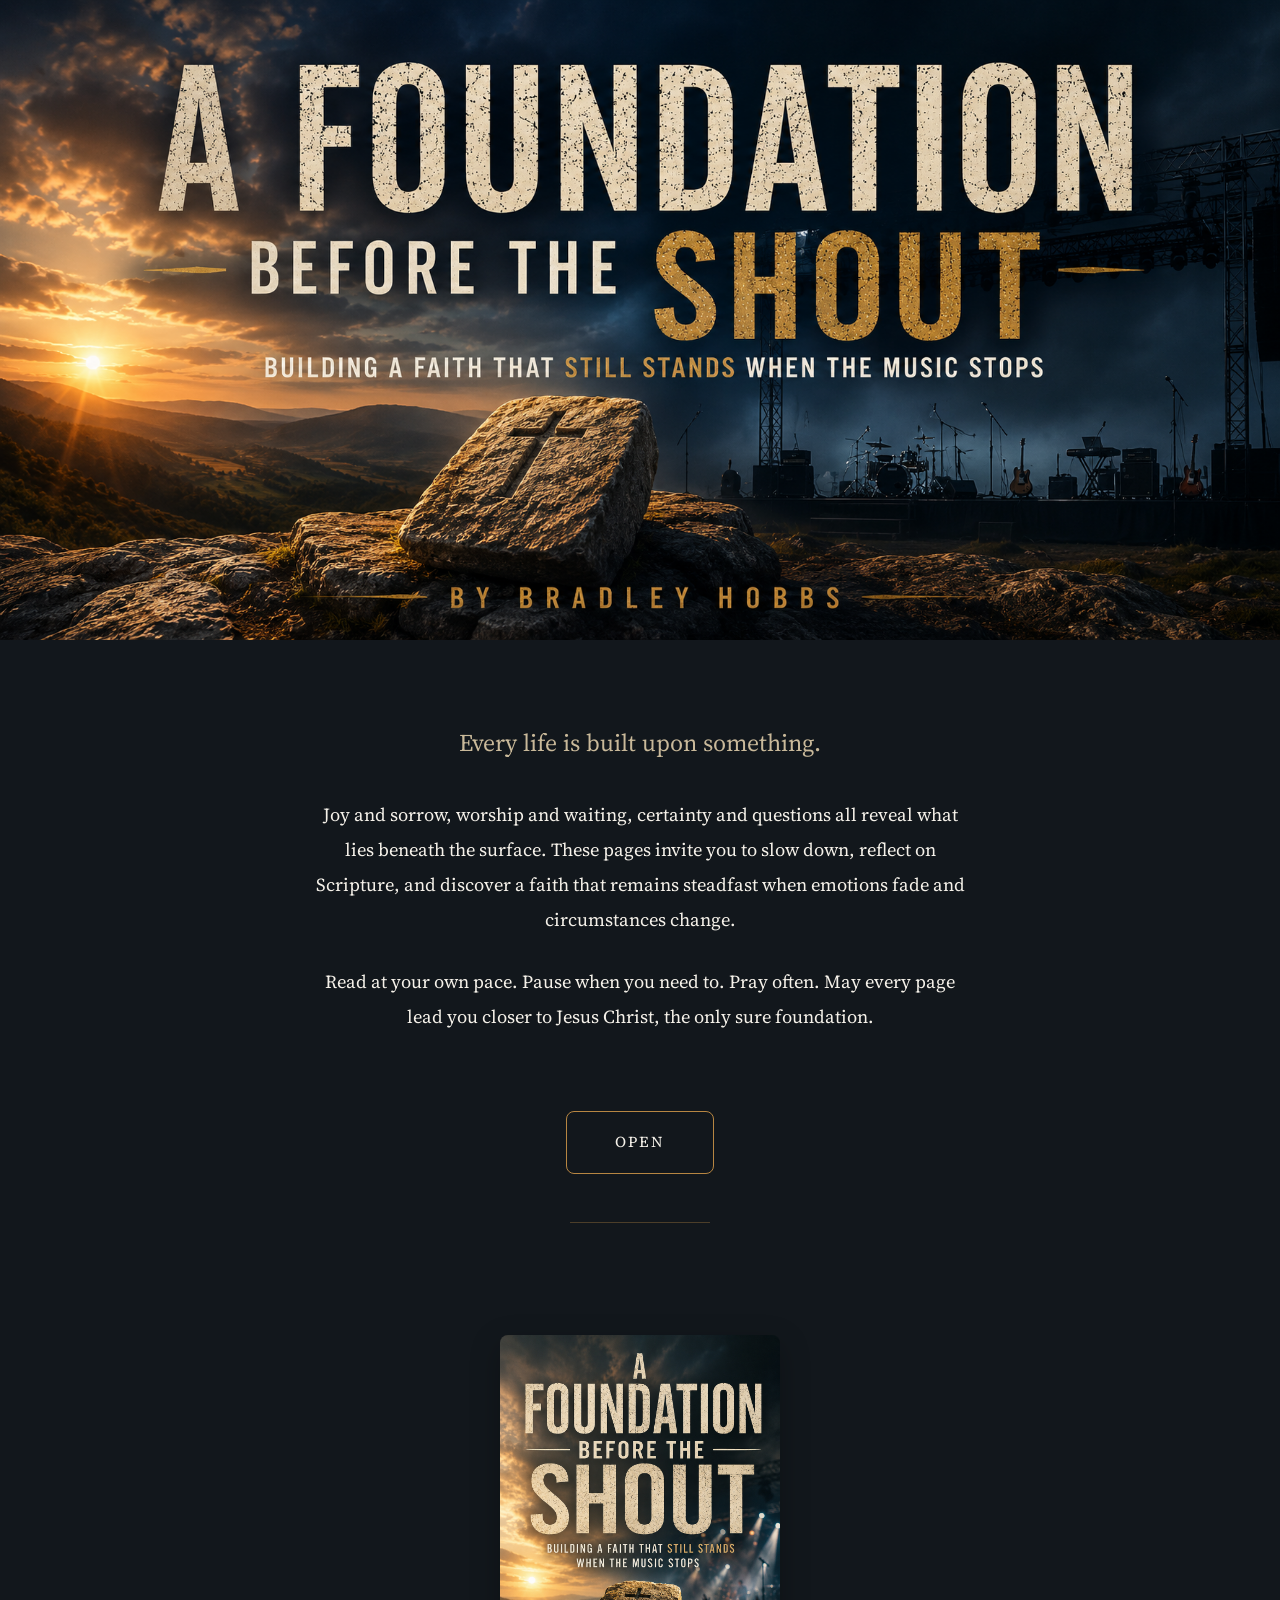
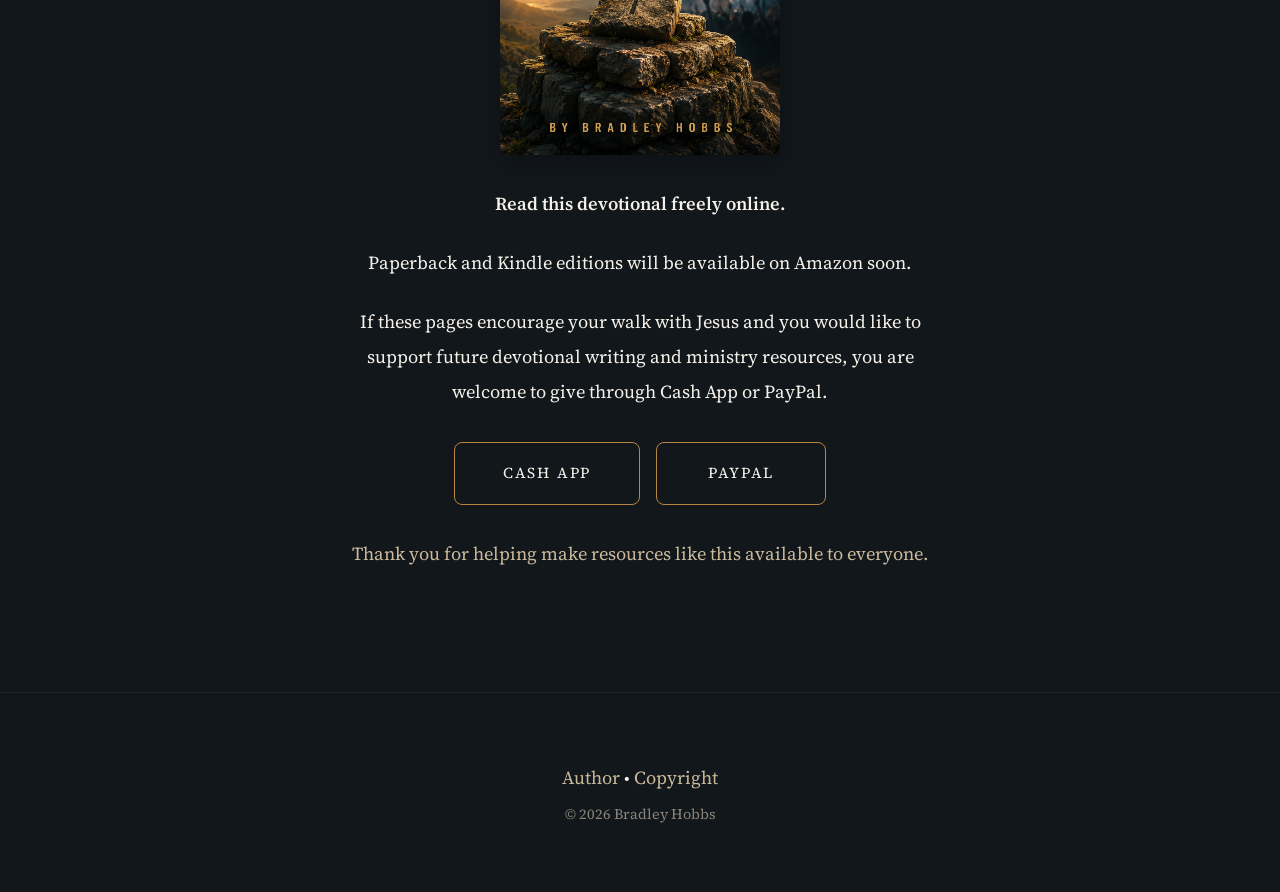
<file: index.html>
<!DOCTYPE html>
<html lang="en">

<head>

<meta charset="UTF-8">
<meta name="viewport" content="width=device-width, initial-scale=1.0">

<title>A Foundation Before the Shout</title>

<link rel="preconnect" href="https://fonts.googleapis.com">
<link rel="preconnect" href="https://fonts.gstatic.com" crossorigin>

<link href="https://fonts.googleapis.com/css2?family=Bebas+Neue&family=Source+Serif+4:wght@400;600&display=swap" rel="stylesheet">

<link rel="stylesheet" href="styles.css">

</head>

<body>

<header>

    <img
        src="83EE2E0D-244C-40C9-940B-A63CA8CB6BC7.png"
        alt="A Foundation Before the Shout"
        class="hero-banner">

</header>

<main>
    <section class="landing">
        <div class="welcome">
            <p class="intro">
                Every life is built upon something.
            </p>
            <p>
                Joy and sorrow, worship and waiting, certainty and questions all reveal
                what lies beneath the surface. These pages invite you to slow down,
                reflect on Scripture, and discover a faith that remains steadfast when
                emotions fade and circumstances change.
            </p>
            <p>
                Read at your own pace. Pause when you need to. Pray often.
                May every page lead you closer to Jesus Christ, the only sure foundation.
            </p>
        </div>
        <a href="contents.html" class="open-button">
            Open
        </a>
        <div class="page-divider"></div>
        <section class="announcement">
            <img
                src="4C995C30-D3B3-4556-949D-75DAD744BB25.png"
                alt="A Foundation Before the Shout Book Cover"
                class="book-cover">
            <p>
                <strong>
                Read this devotional freely online.
                </strong>
            </p>
            <p>
                Paperback and Kindle editions will be available on Amazon soon.
            </p>
            <p>
                If these pages encourage your walk with Jesus and you would like
                to support future devotional writing and ministry resources,
                you are welcome to give through Cash App or PayPal.
            </p>
            <div class="donate-links">
                <a
                    href="https://cash.app/$brad1gabe"
                    target="_blank"
                    rel="noopener noreferrer"
                    class="open-button">
                    Cash App
                </a>
                <a
                    href="https://www.paypal.com/paypalme/brad1god"
                    target="_blank"
                    rel="noopener noreferrer"
                    class="open-button">
                    PayPal
                </a>
            </div>
            <p class="text-muted">
                Thank you for helping make resources like this available to everyone.
            </p>
        </section>
    </section>
</main>

<footer>

    <nav>

        <a href="author.html">Author</a>

        <span>&bull;</span>

        <a href="copyright.html">Copyright</a>

    </nav>

    <p>

        &copy; 2026 Bradley Hobbs

    </p>

</footer>

</body>

</html>
</file>
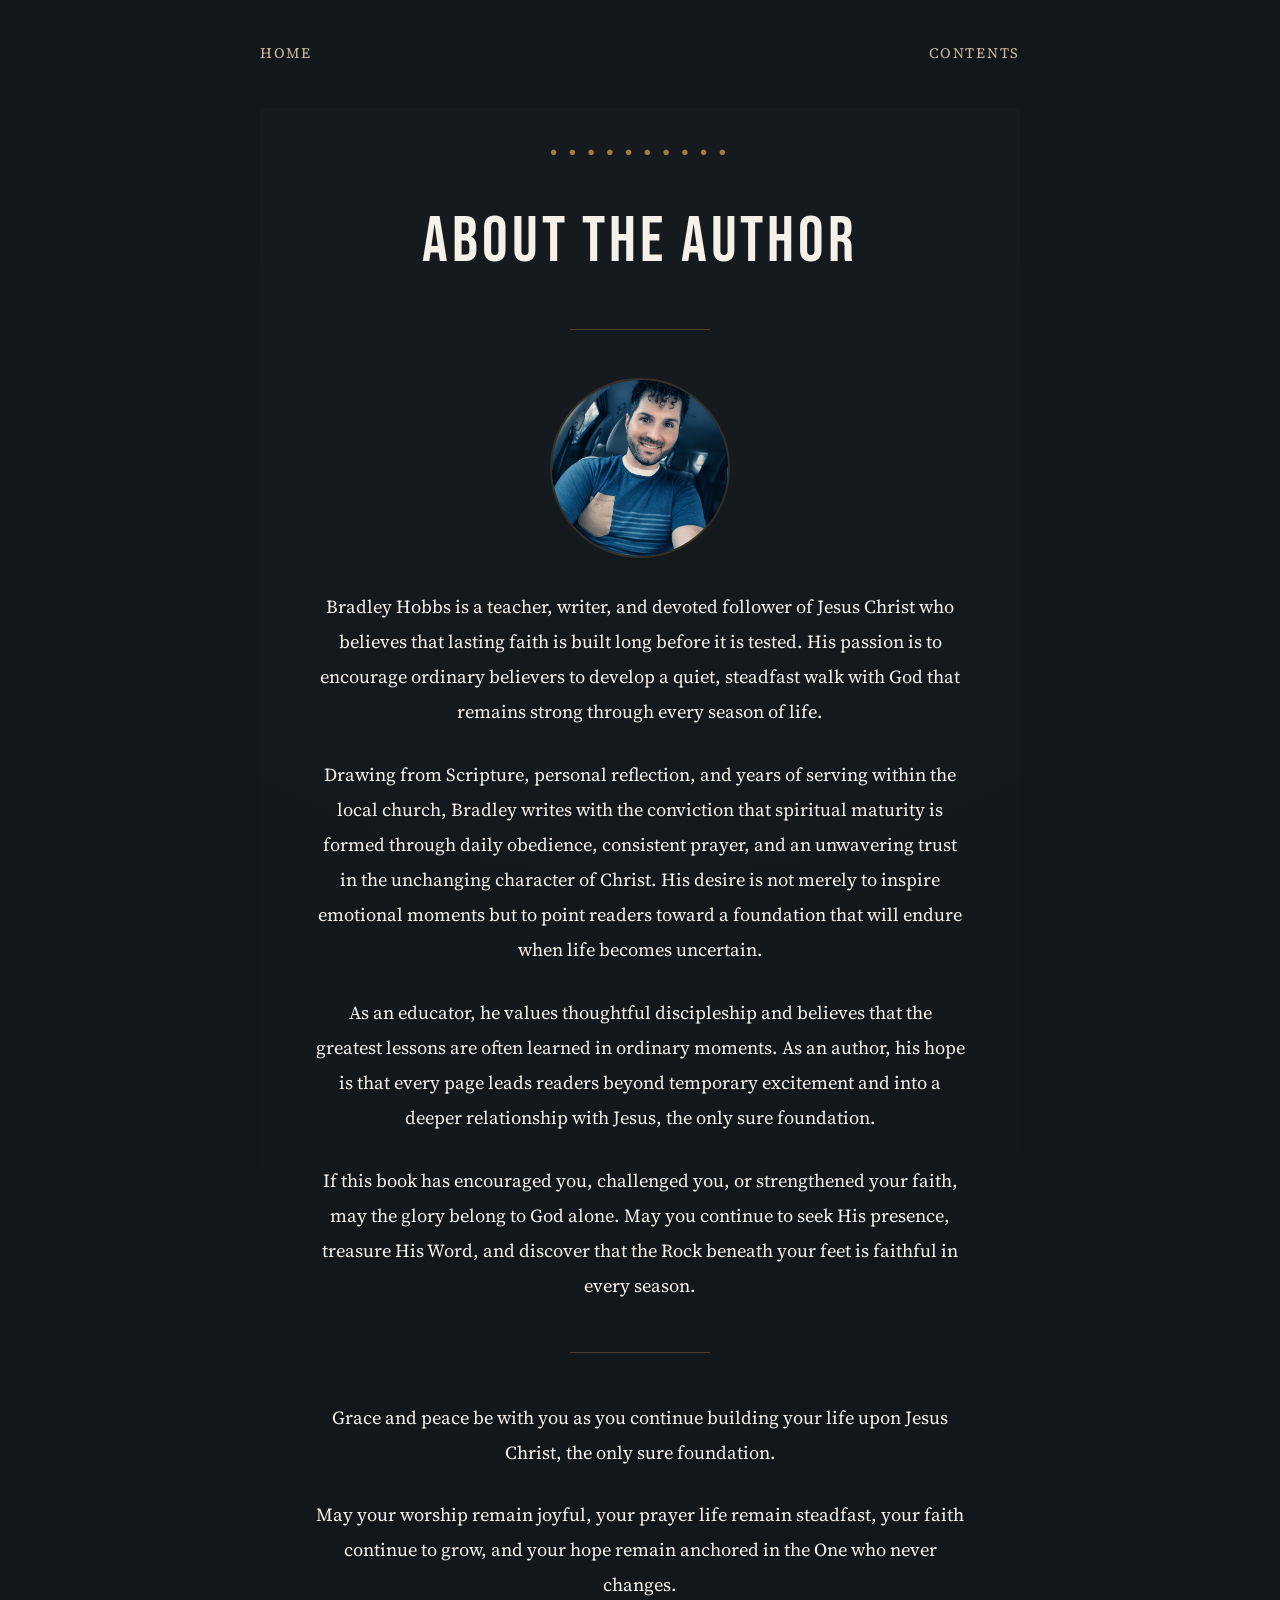
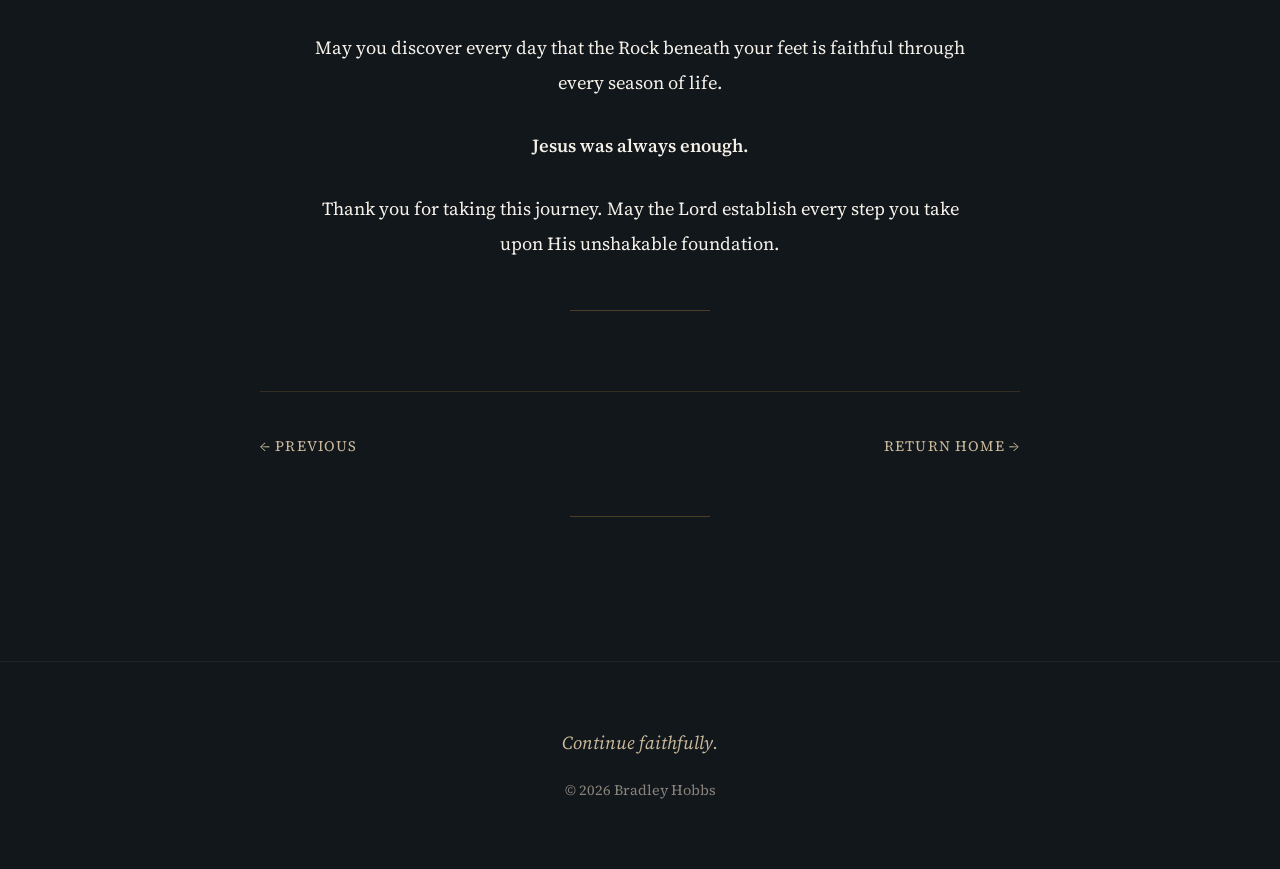
<file: author.html>
<!DOCTYPE html>

<html lang="en">

<head>

<meta charset="UTF-8">

<meta name="viewport" content="width=device-width, initial-scale=1.0">

<title>Author | A Foundation Before the Shout</title>

<link rel="preconnect" href="https://fonts.googleapis.com">

<link rel="preconnect" href="https://fonts.gstatic.com" crossorigin>

<link href="https://fonts.googleapis.com/css2?family=Bebas+Neue&family=Source+Serif+4:wght@400;600&display=swap" rel="stylesheet">

<link rel="stylesheet" href="styles.css">

<meta
name="description"
content="About the author of A Foundation Before the Shout.">

</head>

<body>

<header class="page-header">

<nav>

<a href="index.html">Home</a>

<a href="contents.html">Contents</a>

</nav>

</header>

<main class="reading-page">

<div class="progress">

● ● ● ● ● ● ● ● ● ●

</div>

<h1>

About the Author

</h1>

<div class="page-divider"></div>

<section class="author">

<img
src="253888A9-7768-4913-9731-A3C4A73D6B96.png"
alt="Bradley Hobbs"
class="author-image">

<p>

Bradley Hobbs is a teacher, writer, and devoted follower of Jesus Christ who
believes that lasting faith is built long before it is tested. His passion is
to encourage ordinary believers to develop a quiet, steadfast walk with God
that remains strong through every season of life.

</p>

<p>

Drawing from Scripture, personal reflection, and years of serving within the
local church, Bradley writes with the conviction that spiritual maturity is
formed through daily obedience, consistent prayer, and an unwavering trust in
the unchanging character of Christ. His desire is not merely to inspire
emotional moments but to point readers toward a foundation that will endure
when life becomes uncertain.

</p>

<p>

As an educator, he values thoughtful discipleship and believes that the
greatest lessons are often learned in ordinary moments. As an author, his hope
is that every page leads readers beyond temporary excitement and into a deeper
relationship with Jesus, the only sure foundation.

</p>

<p>

If this book has encouraged you, challenged you, or strengthened your faith,
may the glory belong to God alone. May you continue to seek His presence,
treasure His Word, and discover that the Rock beneath your feet is faithful in
every season.

</p>

<div class="page-divider"></div>


<p class="text-center">

Grace and peace be with you as you continue building your life upon Jesus Christ,
the only sure foundation.

</p>

<p class="text-center">

May your worship remain joyful, your prayer life remain steadfast,
your faith continue to grow, and your hope remain anchored in the One
who never changes.

</p>

<p class="text-center">

May you discover every day that the Rock beneath your feet is faithful
through every season of life.

</p>

<p class="text-center">

<strong>

Jesus was always enough.

</strong>

</p>

<p class="text-center">

Thank you for taking this journey.

May the Lord establish every step you take upon His unshakable foundation.

</p>

</section>

<div class="page-divider"></div>


<nav class="page-navigation">

<a href="prayer-closing.html">

&larr; Previous

</a>

<a href="index.html">

Return Home &rarr;

</a>

</nav>
<div class="page-divider"></div>
</main>

<footer>

<p>

Continue faithfully.

</p>

<p>

&copy; 2026 Bradley Hobbs

</p>

</footer>

</body>

</html>
</file>
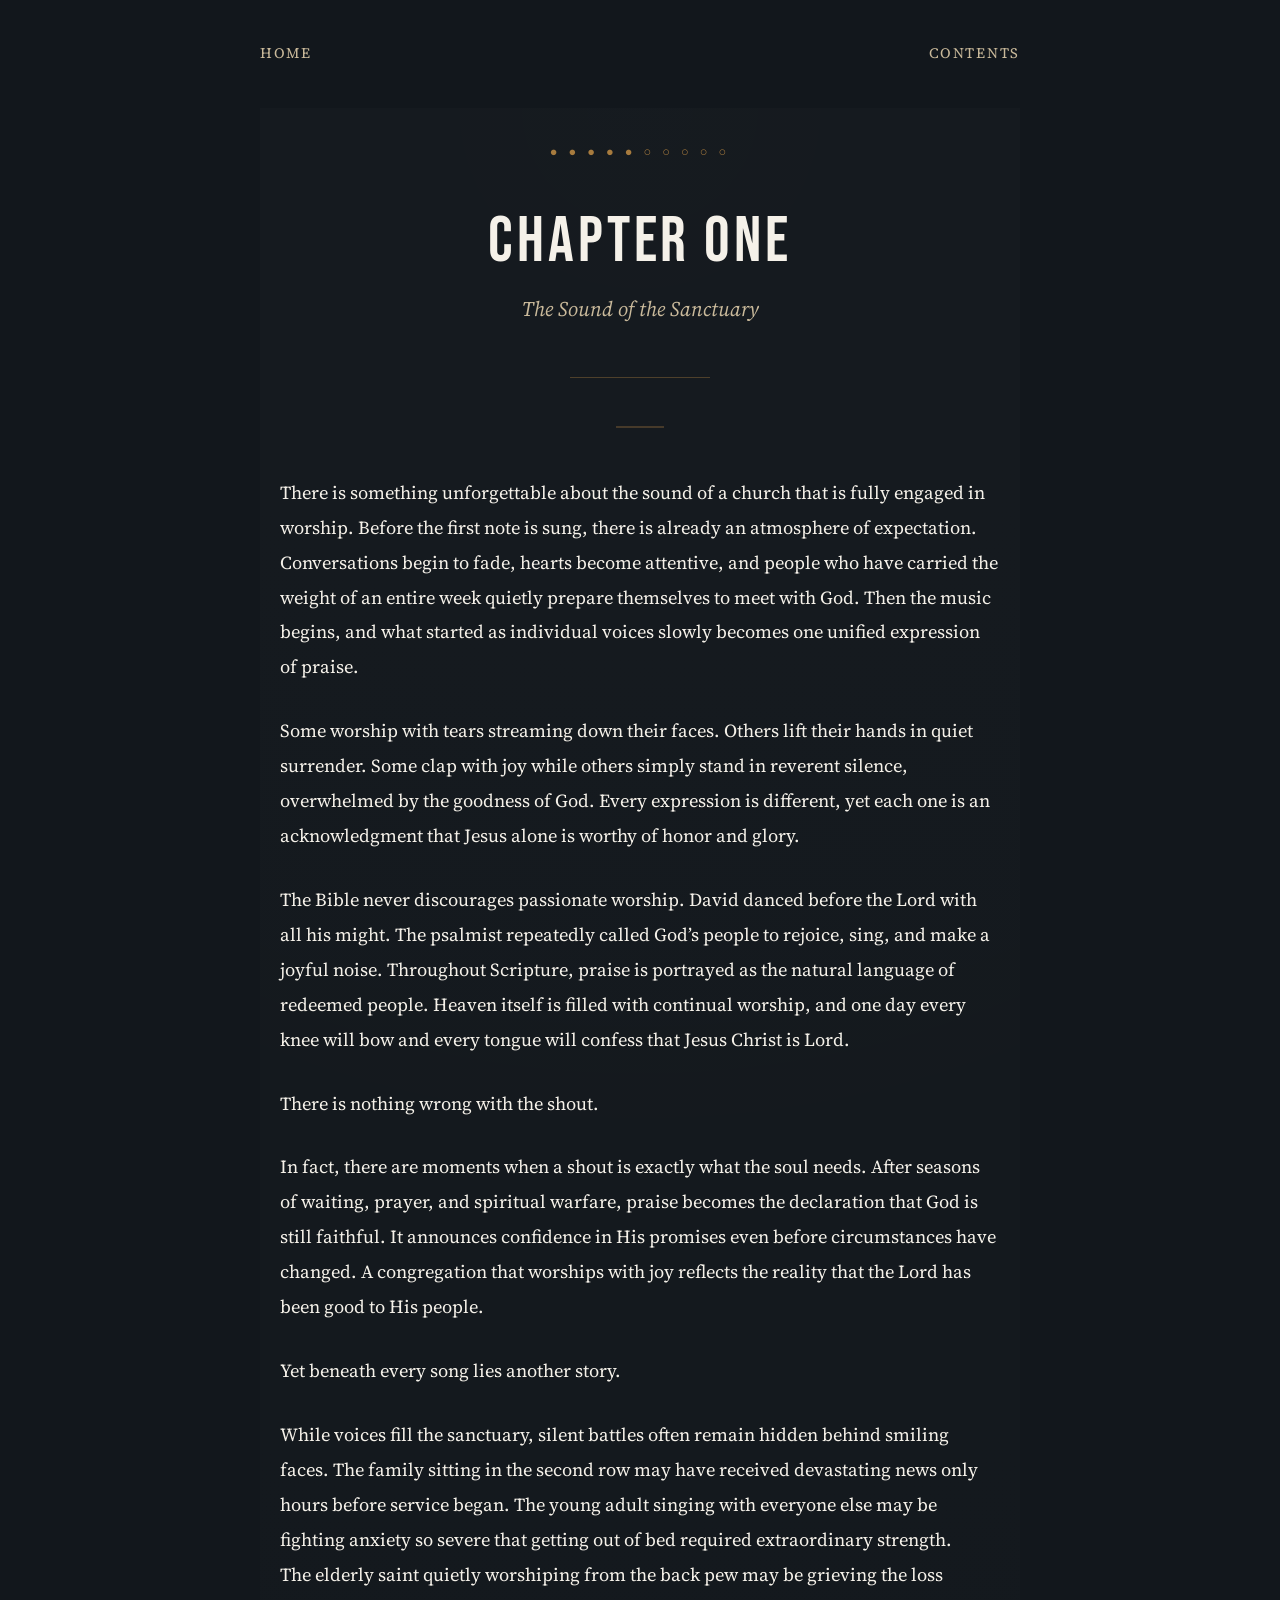
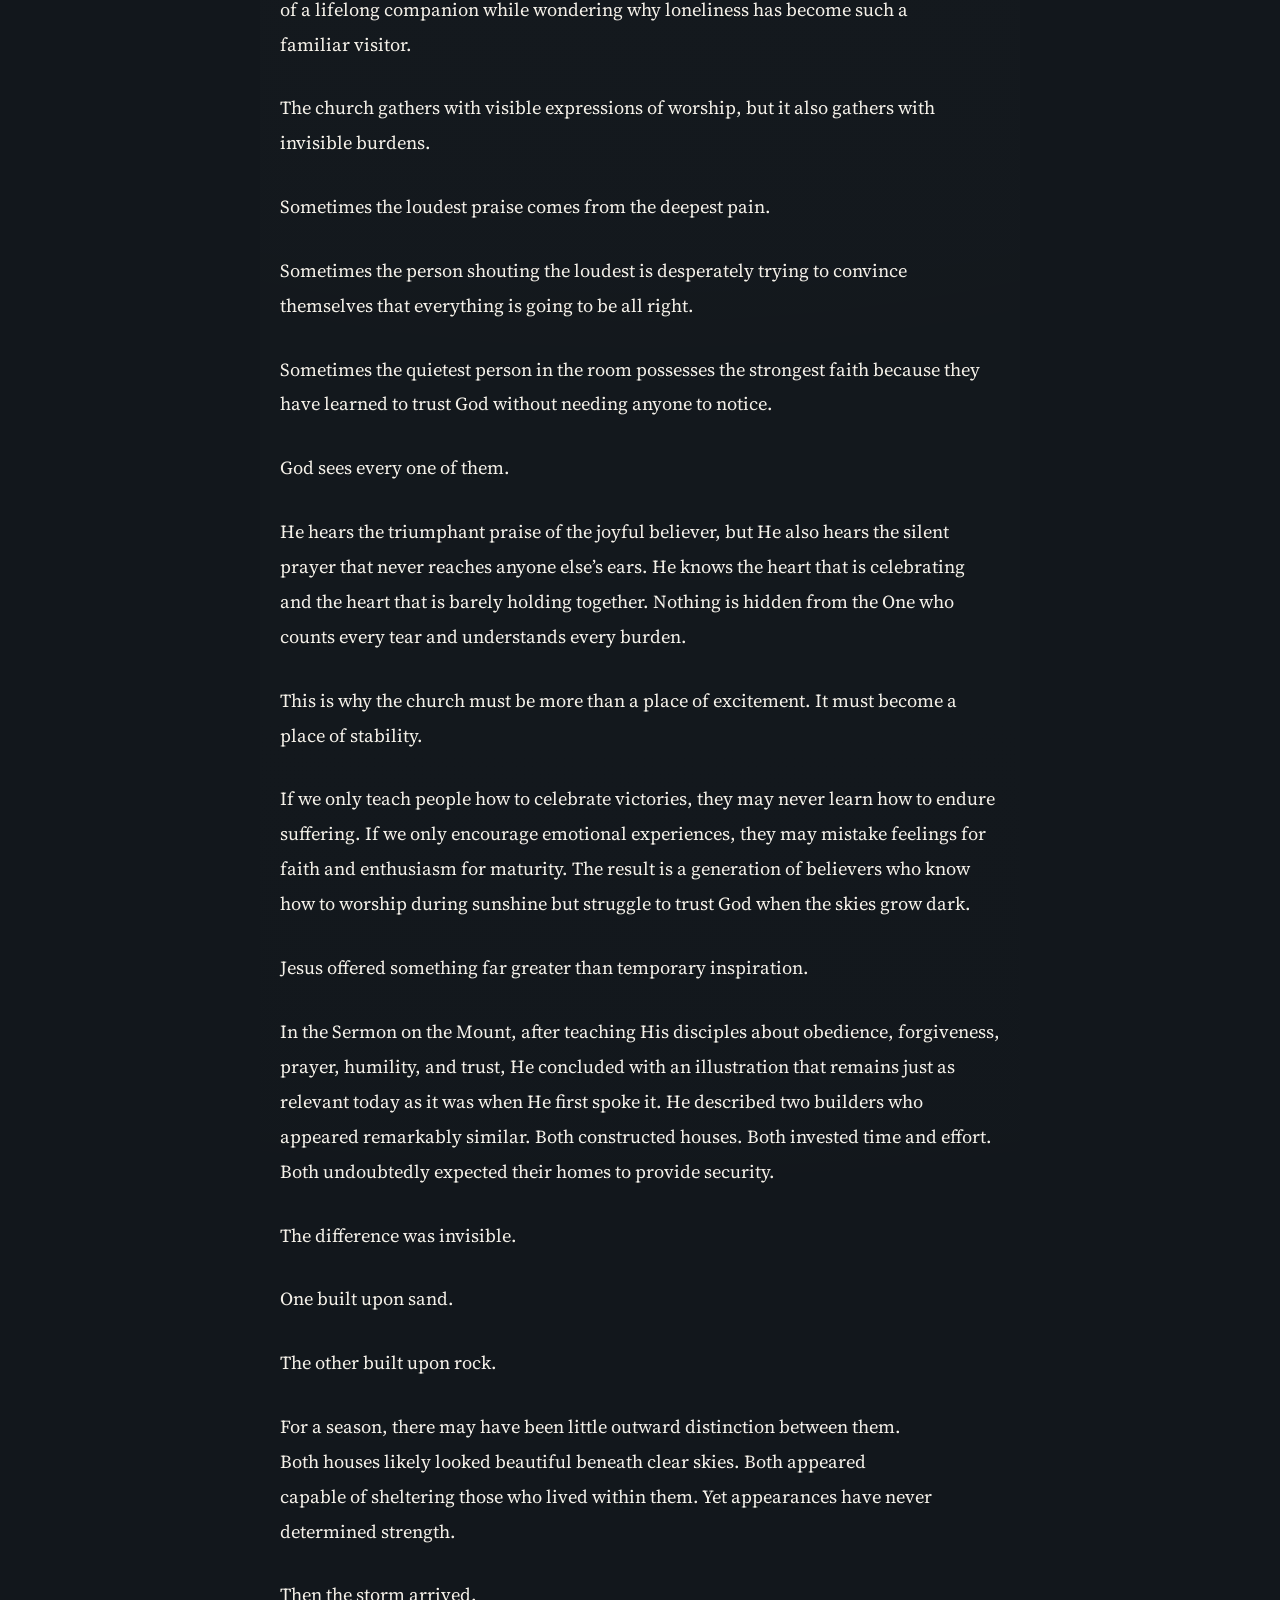
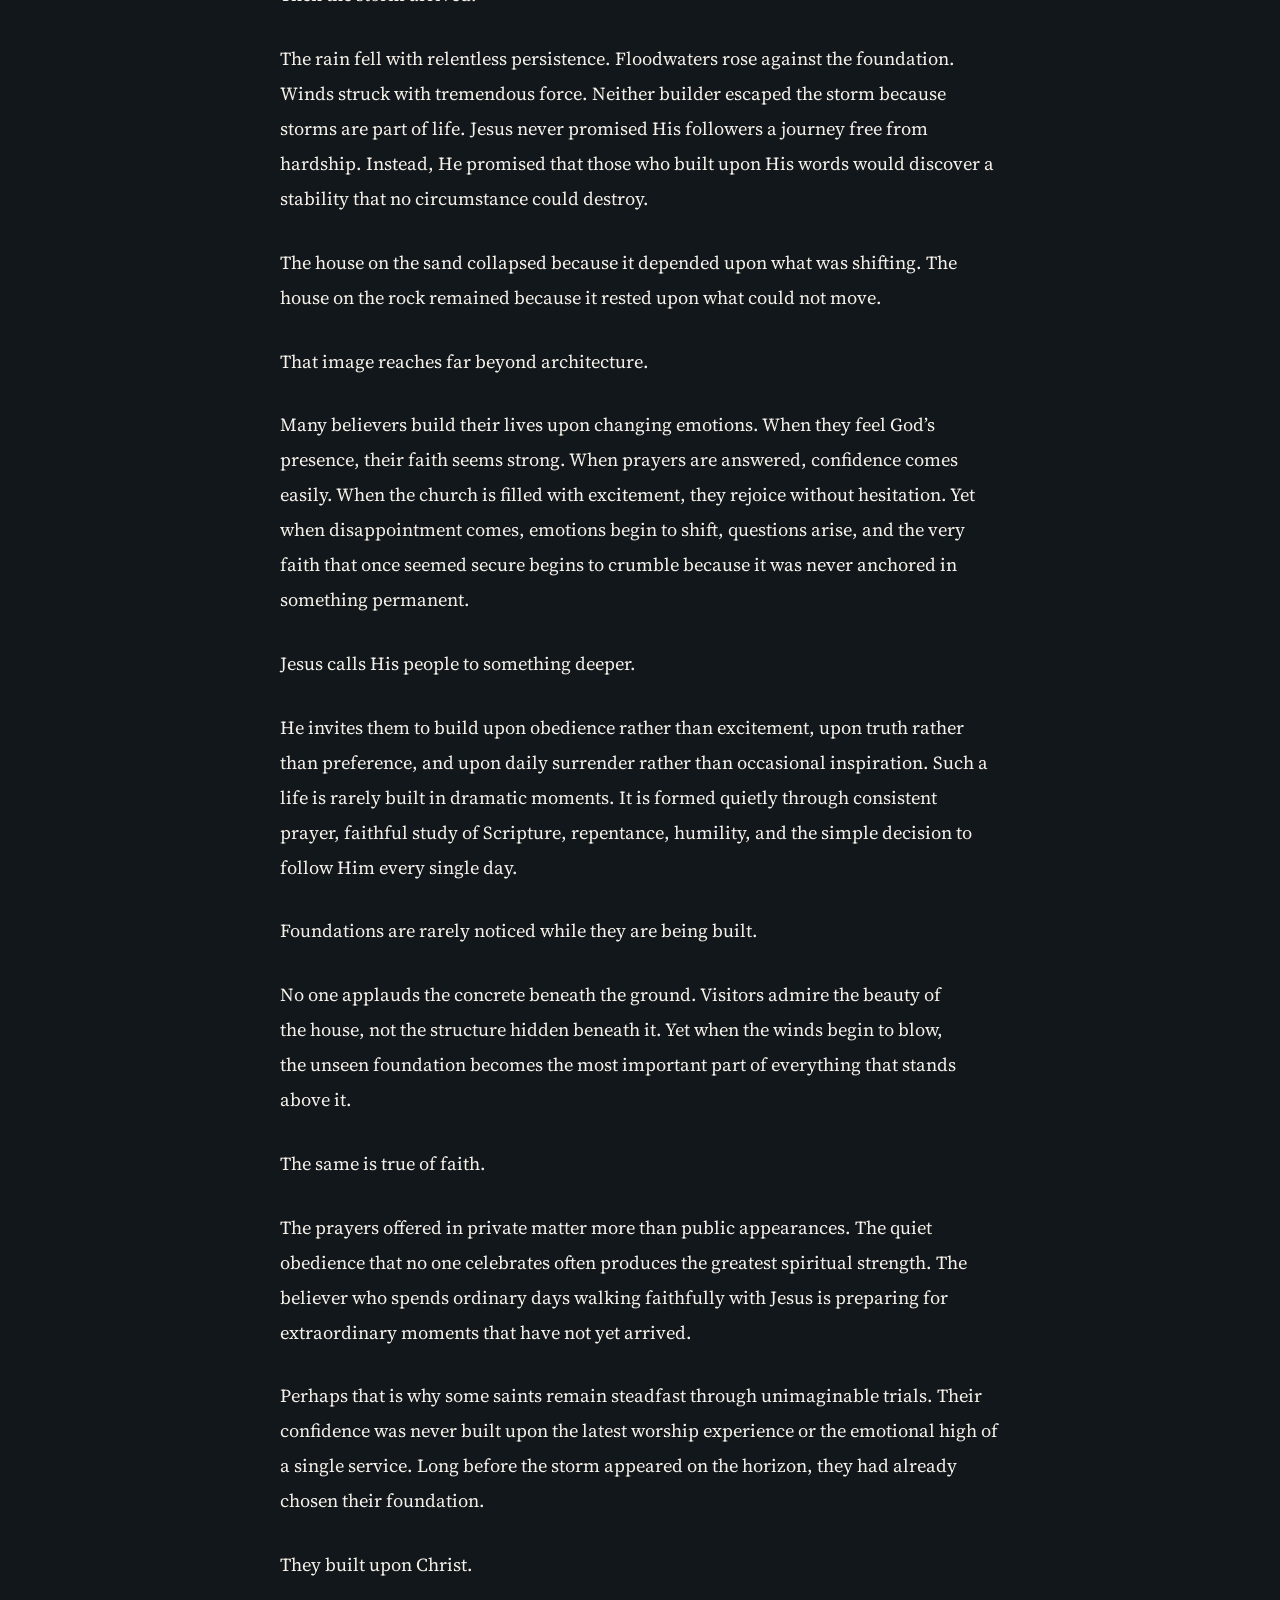
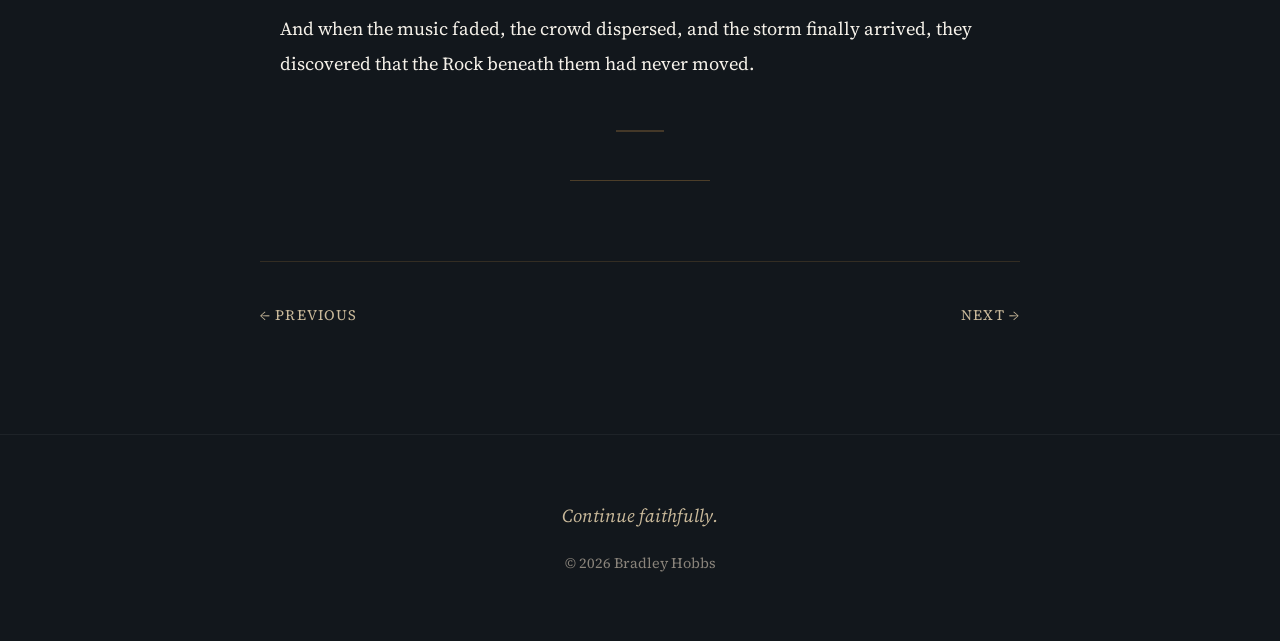
<file: chapter1.html>
<!DOCTYPE html>
<html lang="en">
<head>
<meta charset="UTF-8">
<meta name="viewport" content="width=device-width, initial-scale=1.0">
<title>Chapter One | The Sound of the Sanctuary</title>
<link rel="preconnect" href="https://fonts.googleapis.com">
<link rel="preconnect" href="https://fonts.gstatic.com" crossorigin>
<link href="https://fonts.googleapis.com/css2?family=Bebas+Neue&family=Source+Serif+4:wght@400;600&display=swap" rel="stylesheet">
<link rel="stylesheet" href="styles.css">
<meta
name="description"
content="Chapter One of A Foundation Before the Shout by Bradley Hobbs.">
</head>
<body>
<header class="page-header">
<nav>
<a href="index.html">Home</a>
<a href="contents.html">Contents</a>
</nav>
</header>
<main class="reading-page">
<div class="progress">
● ● ● ● ● ○ ○ ○ ○ ○
</div>
<h1>
Chapter One
</h1>
<p class="chapter-subtitle">
The Sound of the Sanctuary
</p>
<div class="page-divider"></div>
<section class="book-content">
<p>
There is something unforgettable about the sound of a church that is fully engaged in worship. Before the first note is sung, there is already an atmosphere of expectation. Conversations begin to fade, hearts become attentive, and people who have carried the weight of an entire week quietly prepare themselves to meet with God. Then the music begins, and what started as individual voices slowly becomes one unified expression of praise.
</p>
<p>
Some worship with tears streaming down their faces. Others lift their hands in quiet surrender. Some clap with joy while others simply stand in reverent silence, overwhelmed by the goodness of God. Every expression is different, yet each one is an acknowledgment that Jesus alone is worthy of honor and glory.
</p>
<p>
The Bible never discourages passionate worship. David danced before the Lord with all his might. The psalmist repeatedly called God’s people to rejoice, sing, and make a joyful noise. Throughout Scripture, praise is portrayed as the natural language of redeemed people. Heaven itself is filled with continual worship, and one day every knee will bow and every tongue will confess that Jesus Christ is Lord.
</p>
<p>
There is nothing wrong with the shout.
</p>
<p>
In fact, there are moments when a shout is exactly what the soul needs. After seasons of waiting, prayer, and spiritual warfare, praise becomes the declaration that God is still faithful. It announces confidence in His promises even before circumstances have changed. A congregation that worships with joy reflects the reality that the Lord has been good to His people.
</p>
<p>
Yet beneath every song lies another story.
</p>
<p>
While voices fill the sanctuary, silent battles often remain hidden behind smiling faces. The family sitting in the second row may have received devastating news only hours before service began. The young adult singing with everyone else may be fighting anxiety so severe that getting out of bed required extraordinary strength. The elderly saint quietly worshiping from the back pew may be grieving the loss of a lifelong companion while wondering why loneliness has become such a familiar visitor.
</p>
<p>
The church gathers with visible expressions of worship, but it also gathers with invisible burdens.
</p>
<p>
Sometimes the loudest praise comes from the deepest pain.
</p>
<p>
Sometimes the person shouting the loudest is desperately trying to convince themselves that everything is going to be all right.
</p>
<p>
Sometimes the quietest person in the room possesses the strongest faith because they have learned to trust God without needing anyone to notice.
</p>
<p>
God sees every one of them.
</p>
<p>
He hears the triumphant praise of the joyful believer, but He also hears the silent prayer that never reaches anyone else’s ears. He knows the heart that is celebrating and the heart that is barely holding together. Nothing is hidden from the One who counts every tear and understands every burden.
</p>
<p>
This is why the church must be more than a place of excitement. It must become a place of stability.
</p>
<p>
If we only teach people how to celebrate victories, they may never learn how to endure suffering. If we only encourage emotional experiences, they may mistake feelings for faith and enthusiasm for maturity. The result is a generation of believers who know how to worship during sunshine but struggle to trust God when the skies grow dark.
</p>
<p>
Jesus offered something far greater than temporary inspiration.
</p>
<p>
In the Sermon on the Mount, after teaching His disciples about obedience, forgiveness, prayer, humility, and trust, He concluded with an illustration that remains just as relevant today as it was when He first spoke it. He described two builders who appeared remarkably similar. Both constructed houses. Both invested time and effort. Both undoubtedly expected their homes to provide security.
</p>
<p>
The difference was invisible.
</p>
<p>
One built upon sand.
</p>
<p>
The other built upon rock.
</p>
<p>
For a season, there may have been little outward distinction between them. Both houses likely looked beautiful beneath clear skies. Both appeared capable of sheltering those who lived within them. Yet appearances have never determined strength.
</p>
<p>
Then the storm arrived.
</p>
<p>
The rain fell with relentless persistence. Floodwaters rose against the foundation. Winds struck with tremendous force. Neither builder escaped the storm because storms are part of life. Jesus never promised His followers a journey free from hardship. Instead, He promised that those who built upon His words would discover a stability that no circumstance could destroy.
</p>
<p>
The house on the sand collapsed because it depended upon what was shifting. The house on the rock remained because it rested upon what could not move.
</p>
<p>
That image reaches far beyond architecture.
</p>
<p>
Many believers build their lives upon changing emotions. When they feel God’s presence, their faith seems strong. When prayers are answered, confidence comes easily. When the church is filled with excitement, they rejoice without hesitation. Yet when disappointment comes, emotions begin to shift, questions arise, and the very faith that once seemed secure begins to crumble because it was never anchored in something permanent.
</p>
<p>
Jesus calls His people to something deeper.
</p>
<p>
He invites them to build upon obedience rather than excitement, upon truth rather than preference, and upon daily surrender rather than occasional inspiration. Such a life is rarely built in dramatic moments. It is formed quietly through consistent prayer, faithful study of Scripture, repentance, humility, and the simple decision to follow Him every single day.
</p>
<p>
Foundations are rarely noticed while they are being built.
</p>
<p>
No one applauds the concrete beneath the ground. Visitors admire the beauty of the house, not the structure hidden beneath it. Yet when the winds begin to blow, the unseen foundation becomes the most important part of everything that stands above it.
</p>
<p>
The same is true of faith.
</p>
<p>
The prayers offered in private matter more than public appearances. The quiet obedience that no one celebrates often produces the greatest spiritual strength. The believer who spends ordinary days walking faithfully with Jesus is preparing for extraordinary moments that have not yet arrived.
</p>
<p>
Perhaps that is why some saints remain steadfast through unimaginable trials. Their confidence was never built upon the latest worship experience or the emotional high of a single service. Long before the storm appeared on the horizon, they had already chosen their foundation.
</p>
<p>
They built upon Christ.
</p>
<p>
And when the music faded, the crowd dispersed, and the storm finally arrived, they discovered that the Rock beneath them had never moved.
</p>
</section>
<div class="page-divider"></div>
<nav class="page-navigation">
<a href="prayer-introduction.html">
&larr; Previous
</a>
<a href="chapter2.html">
Next &rarr;
</a>
</nav>
</main>
<footer>
<p>
Continue faithfully.
</p>
<p>
&copy; 2026 Bradley Hobbs
</p>
</footer>
</body>
</html>
</file>
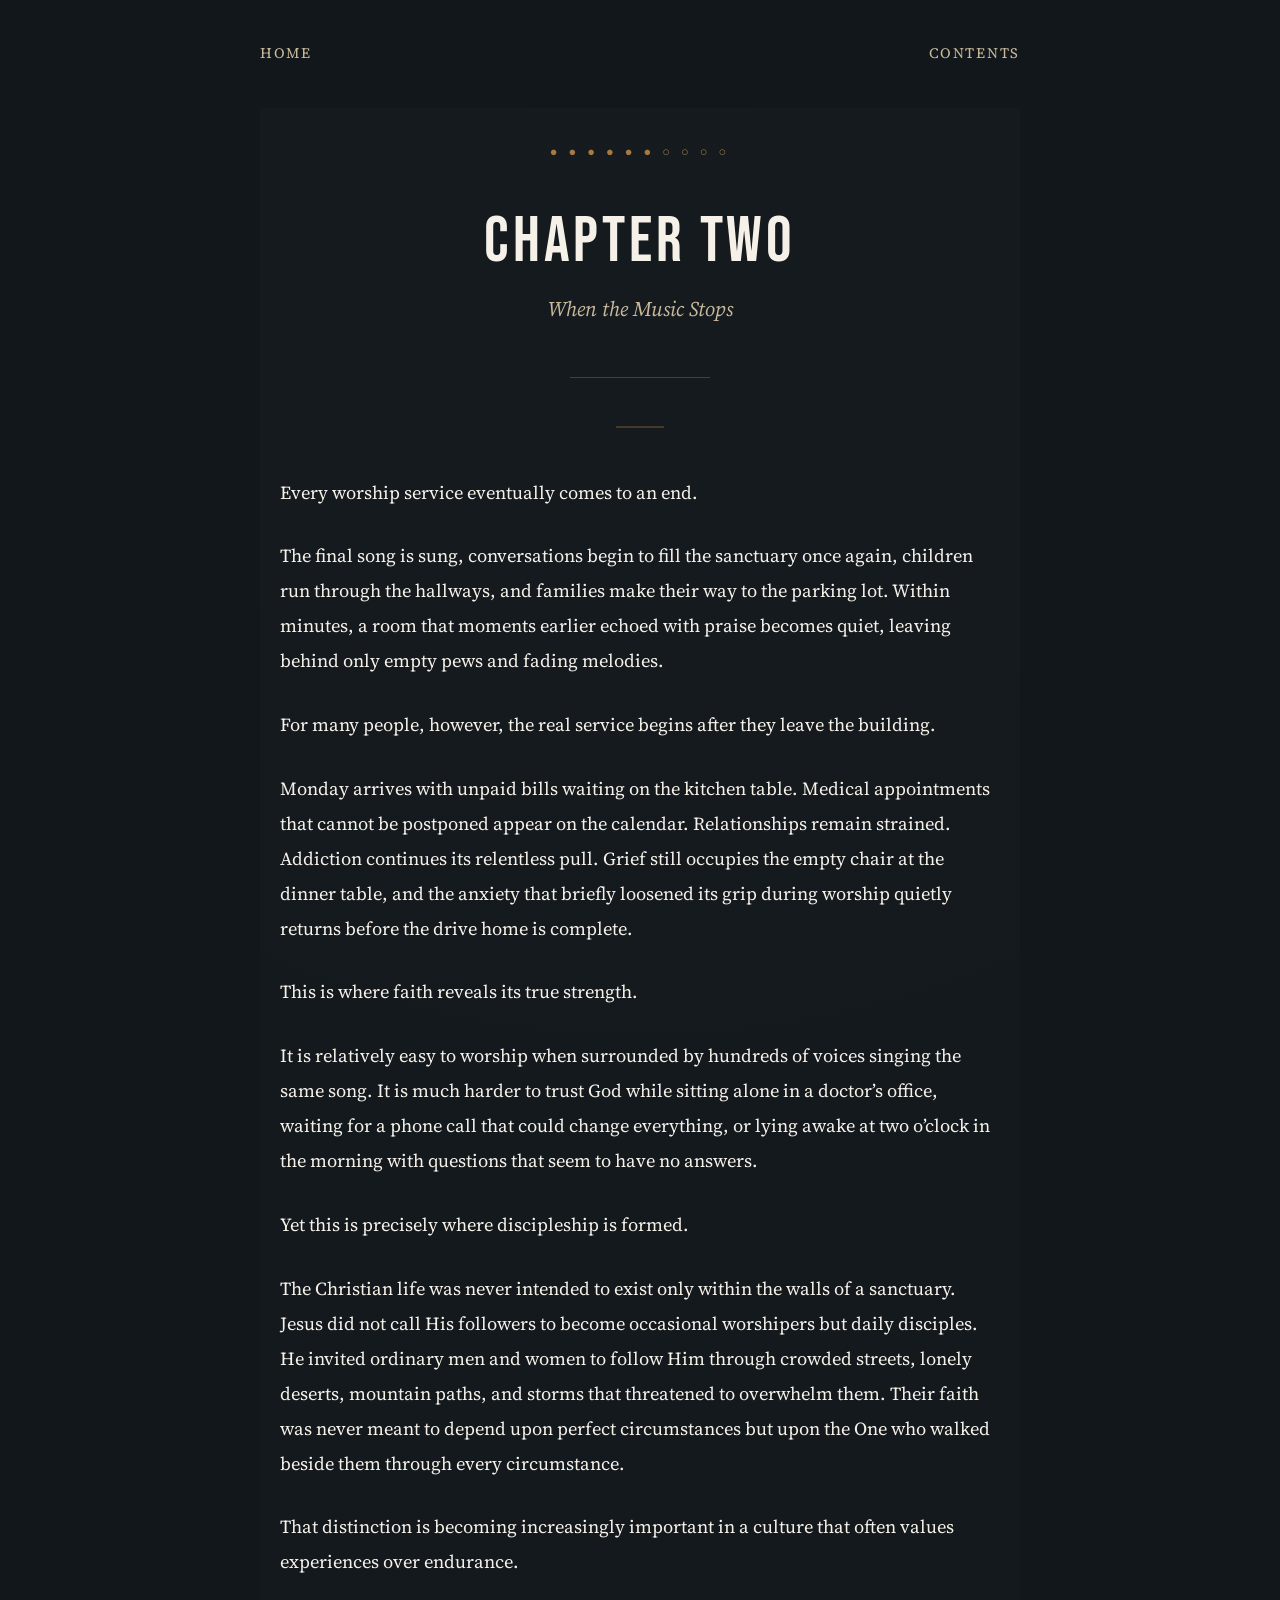
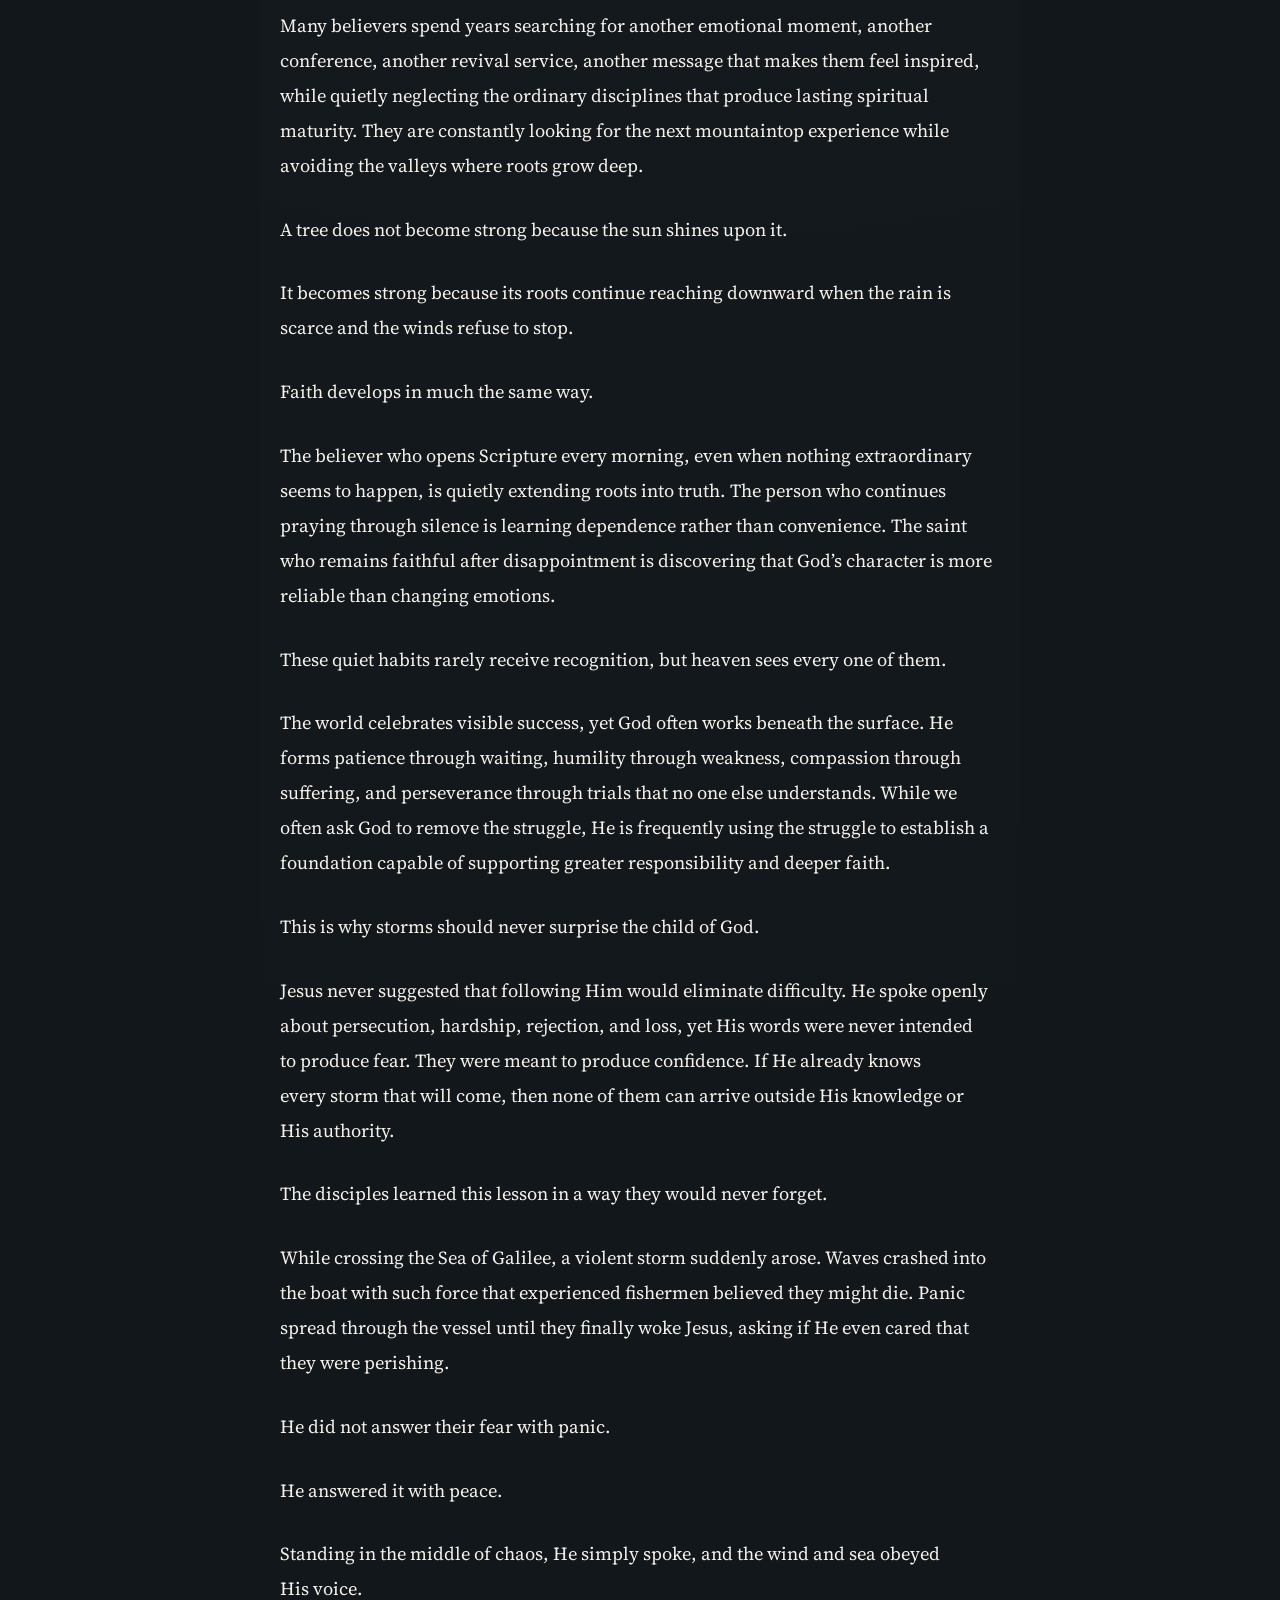
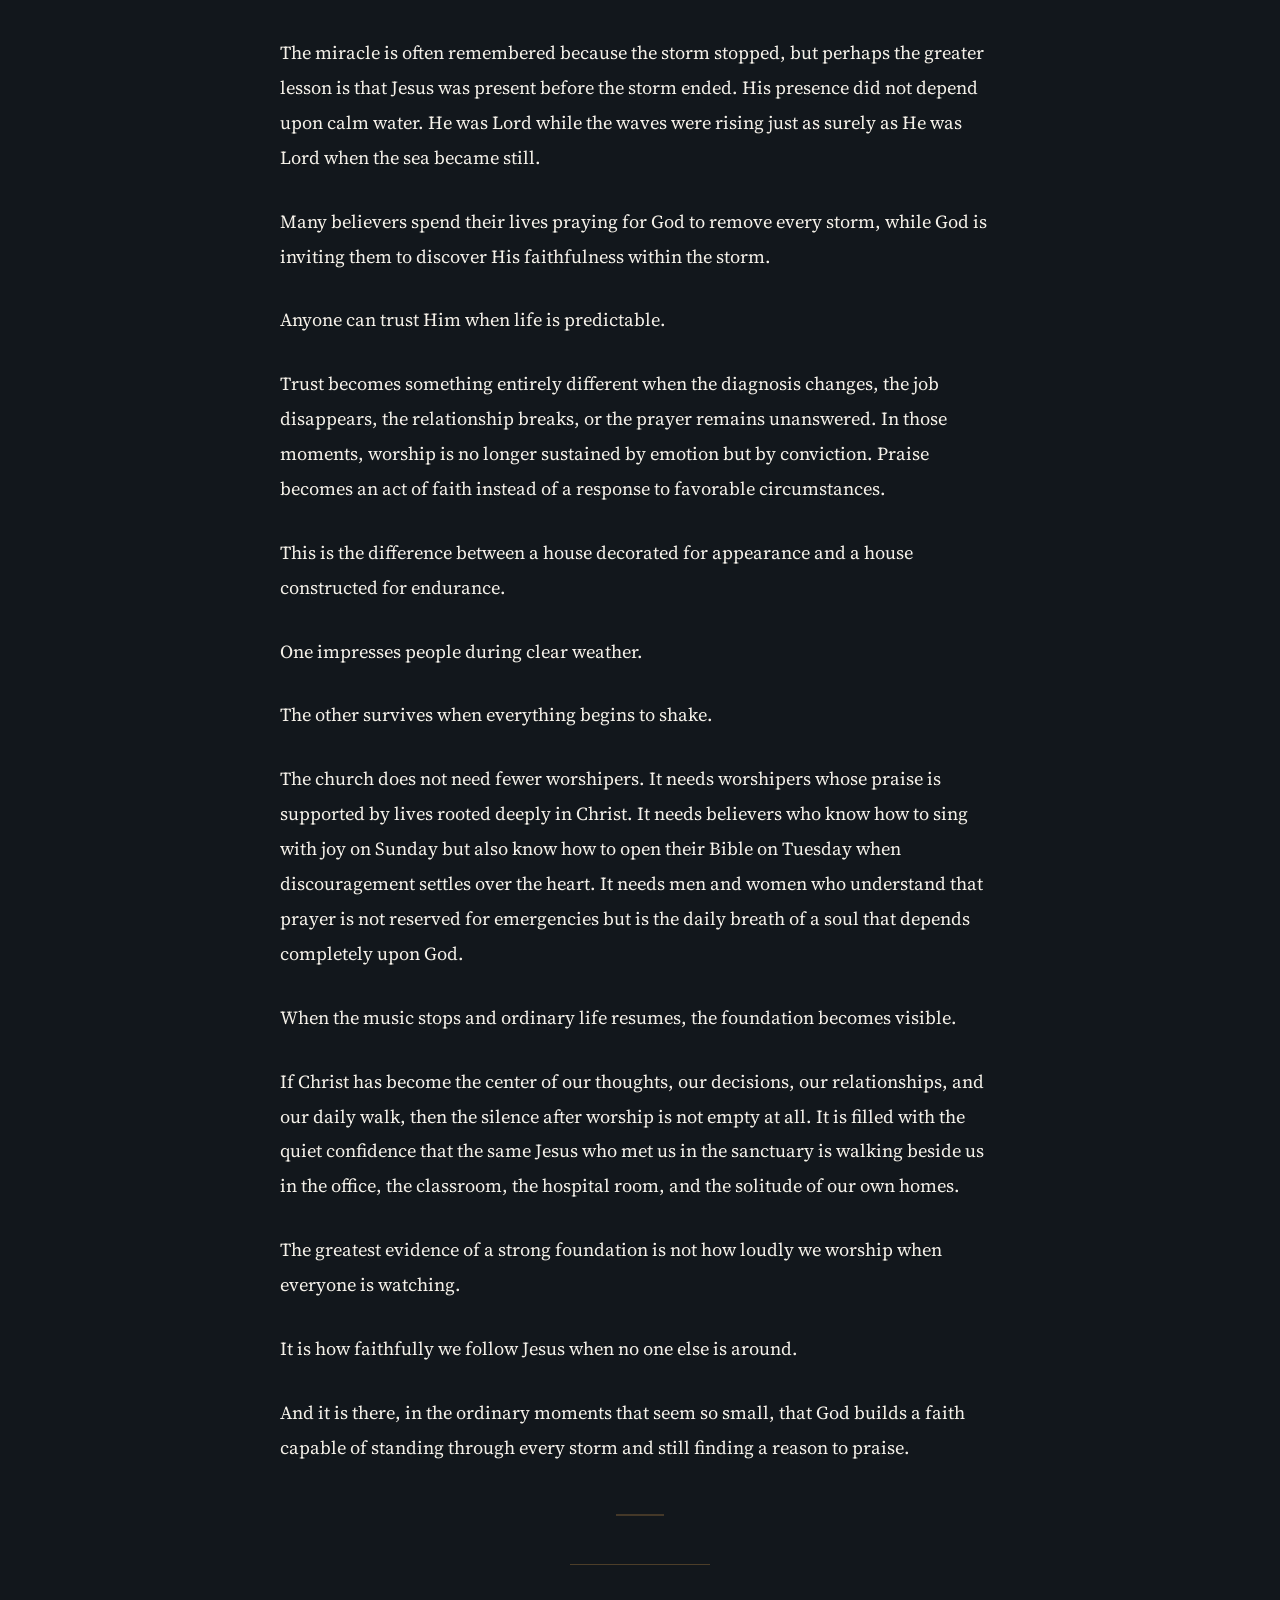
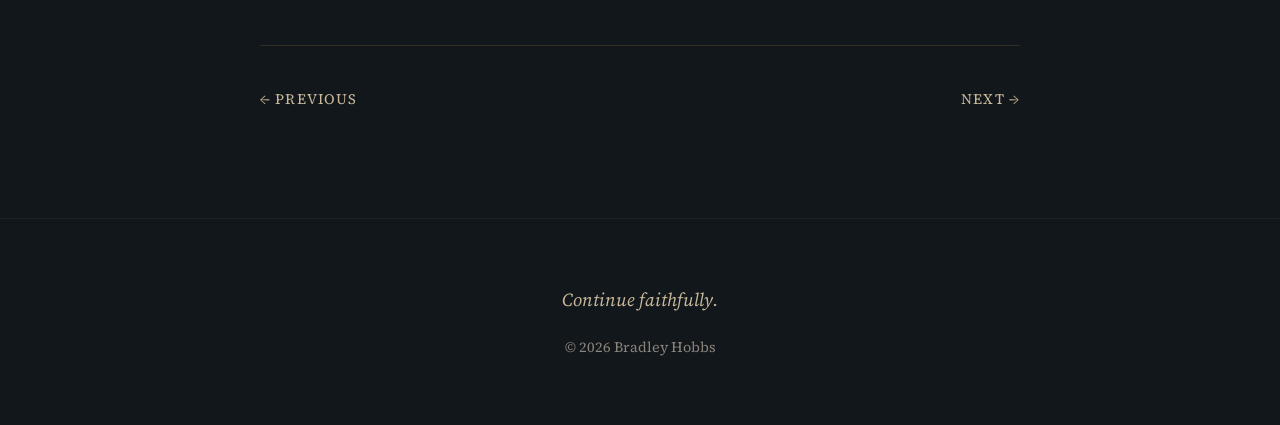
<file: chapter2.html>
<!DOCTYPE html>
<html lang="en">
<head>
<meta charset="UTF-8">
<meta name="viewport" content="width=device-width, initial-scale=1.0">
<title>Chapter Two | When the Music Stops</title>
<link rel="preconnect" href="https://fonts.googleapis.com">
<link rel="preconnect" href="https://fonts.gstatic.com" crossorigin>
<link href="https://fonts.googleapis.com/css2?family=Bebas+Neue&family=Source+Serif+4:wght@400;600&display=swap" rel="stylesheet">
<link rel="stylesheet" href="styles.css">
<meta
name="description"
content="Chapter Two of A Foundation Before the Shout by Bradley Hobbs.">
</head>
<body>
<header class="page-header">
<nav>
<a href="index.html">Home</a>
<a href="contents.html">Contents</a>
</nav>
</header>
<main class="reading-page">
<div class="progress">
● ● ● ● ● ● ○ ○ ○ ○
</div>
<h1>
Chapter Two
</h1>
<p class="chapter-subtitle">
When the Music Stops
</p>
<div class="page-divider"></div>
<section class="book-content">
<p>
Every worship service eventually comes to an end.
</p>
<p>
The final song is sung, conversations begin to fill the sanctuary once again, children run through the hallways, and families make their way to the parking lot. Within minutes, a room that moments earlier echoed with praise becomes quiet, leaving behind only empty pews and fading melodies.
</p>
<p>
For many people, however, the real service begins after they leave the building.
</p>
<p>
Monday arrives with unpaid bills waiting on the kitchen table. Medical appointments that cannot be postponed appear on the calendar. Relationships remain strained. Addiction continues its relentless pull. Grief still occupies the empty chair at the dinner table, and the anxiety that briefly loosened its grip during worship quietly returns before the drive home is complete.
</p>
<p>
This is where faith reveals its true strength.
</p>
<p>
It is relatively easy to worship when surrounded by hundreds of voices singing the same song. It is much harder to trust God while sitting alone in a doctor’s office, waiting for a phone call that could change everything, or lying awake at two o’clock in the morning with questions that seem to have no answers.
</p>
<p>
Yet this is precisely where discipleship is formed.
</p>
<p>
The Christian life was never intended to exist only within the walls of a sanctuary. Jesus did not call His followers to become occasional worshipers but daily disciples. He invited ordinary men and women to follow Him through crowded streets, lonely deserts, mountain paths, and storms that threatened to overwhelm them. Their faith was never meant to depend upon perfect circumstances but upon the One who walked beside them through every circumstance.
</p>
<p>
That distinction is becoming increasingly important in a culture that often values experiences over endurance.
</p>
<p>
Many believers spend years searching for another emotional moment, another conference, another revival service, another message that makes them feel inspired, while quietly neglecting the ordinary disciplines that produce lasting spiritual maturity. They are constantly looking for the next mountaintop experience while avoiding the valleys where roots grow deep.
</p>
<p>
A tree does not become strong because the sun shines upon it.
</p>
<p>
It becomes strong because its roots continue reaching downward when the rain is scarce and the winds refuse to stop.
</p>
<p>
Faith develops in much the same way.
</p>
<p>
The believer who opens Scripture every morning, even when nothing extraordinary seems to happen, is quietly extending roots into truth. The person who continues praying through silence is learning dependence rather than convenience. The saint who remains faithful after disappointment is discovering that God’s character is more reliable than changing emotions.
</p>
<p>
These quiet habits rarely receive recognition, but heaven sees every one of them.
</p>
<p>
The world celebrates visible success, yet God often works beneath the surface. He forms patience through waiting, humility through weakness, compassion through suffering, and perseverance through trials that no one else understands. While we often ask God to remove the struggle, He is frequently using the struggle to establish a foundation capable of supporting greater responsibility and deeper faith.
</p>
<p>
This is why storms should never surprise the child of God.
</p>
<p>
Jesus never suggested that following Him would eliminate difficulty. He spoke openly about persecution, hardship, rejection, and loss, yet His words were never intended to produce fear. They were meant to produce confidence. If He already knows every storm that will come, then none of them can arrive outside His knowledge or His authority.
</p>
<p>
The disciples learned this lesson in a way they would never forget.
</p>
<p>
While crossing the Sea of Galilee, a violent storm suddenly arose. Waves crashed into the boat with such force that experienced fishermen believed they might die. Panic spread through the vessel until they finally woke Jesus, asking if He even cared that they were perishing.
</p>
<p>
He did not answer their fear with panic.
</p>
<p>
He answered it with peace.
</p>
<p>
Standing in the middle of chaos, He simply spoke, and the wind and sea obeyed His voice.
</p>
<p>
The miracle is often remembered because the storm stopped, but perhaps the greater lesson is that Jesus was present before the storm ended. His presence did not depend upon calm water. He was Lord while the waves were rising just as surely as He was Lord when the sea became still.
</p>
<p>
Many believers spend their lives praying for God to remove every storm, while God is inviting them to discover His faithfulness within the storm.
</p>
<p>
Anyone can trust Him when life is predictable.
</p>
<p>
Trust becomes something entirely different when the diagnosis changes, the job disappears, the relationship breaks, or the prayer remains unanswered. In those moments, worship is no longer sustained by emotion but by conviction. Praise becomes an act of faith instead of a response to favorable circumstances.
</p>
<p>
This is the difference between a house decorated for appearance and a house constructed for endurance.
</p>
<p>
One impresses people during clear weather.
</p>
<p>
The other survives when everything begins to shake.
</p>
<p>
The church does not need fewer worshipers. It needs worshipers whose praise is supported by lives rooted deeply in Christ. It needs believers who know how to sing with joy on Sunday but also know how to open their Bible on Tuesday when discouragement settles over the heart. It needs men and women who understand that prayer is not reserved for emergencies but is the daily breath of a soul that depends completely upon God.
</p>
<p>
When the music stops and ordinary life resumes, the foundation becomes visible.
</p>
<p>
If Christ has become the center of our thoughts, our decisions, our relationships, and our daily walk, then the silence after worship is not empty at all. It is filled with the quiet confidence that the same Jesus who met us in the sanctuary is walking beside us in the office, the classroom, the hospital room, and the solitude of our own homes.
</p>
<p>
The greatest evidence of a strong foundation is not how loudly we worship when everyone is watching.
</p>
<p>
It is how faithfully we follow Jesus when no one else is around.
</p>
<p>
And it is there, in the ordinary moments that seem so small, that God builds a faith capable of standing through every storm and still finding a reason to praise.
</p>
</section>
<div class="page-divider"></div>
<nav class="page-navigation">
<a href="chapter1.html">
&larr; Previous
</a>
<a href="chapter3.html">
Next &rarr;
</a>
</nav>
</main>
<footer>
<p>
Continue faithfully.
</p>
<p>
&copy; 2026 Bradley Hobbs
</p>
</footer>
</body>
</html>
</file>
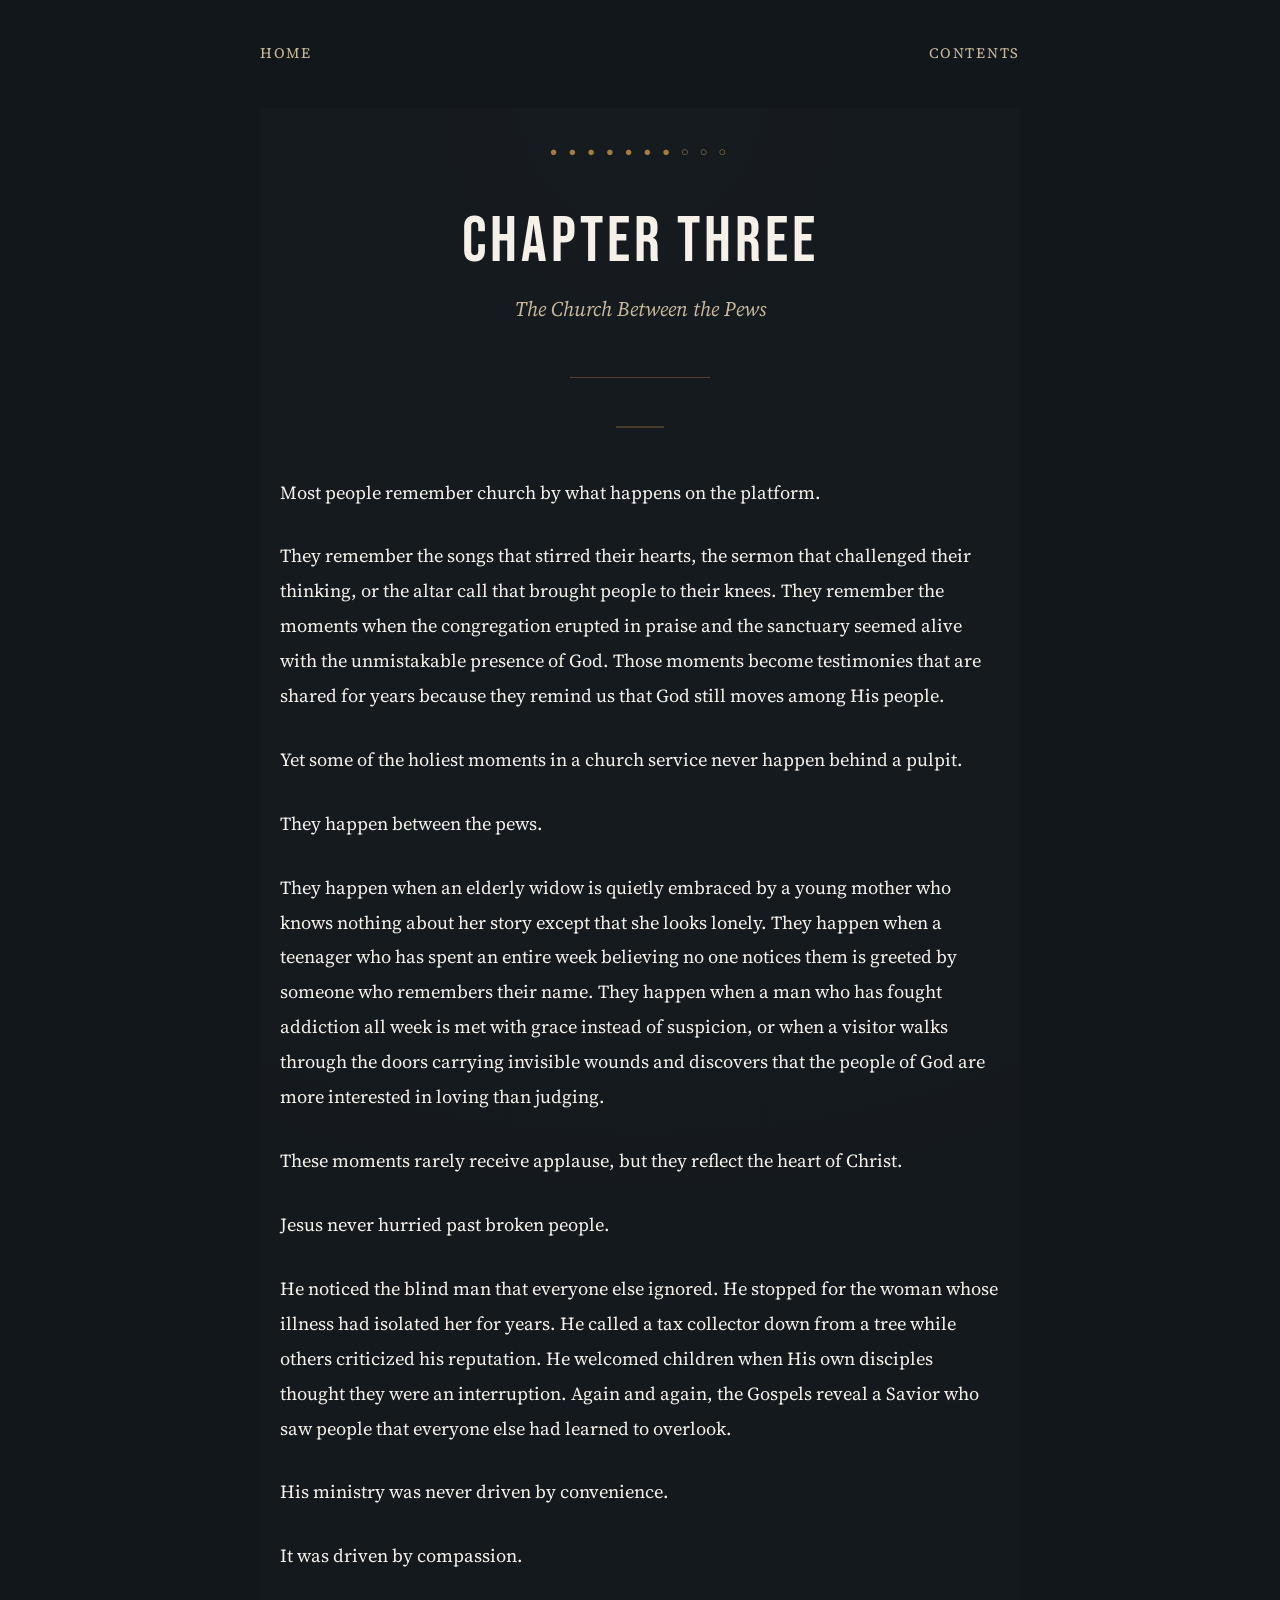
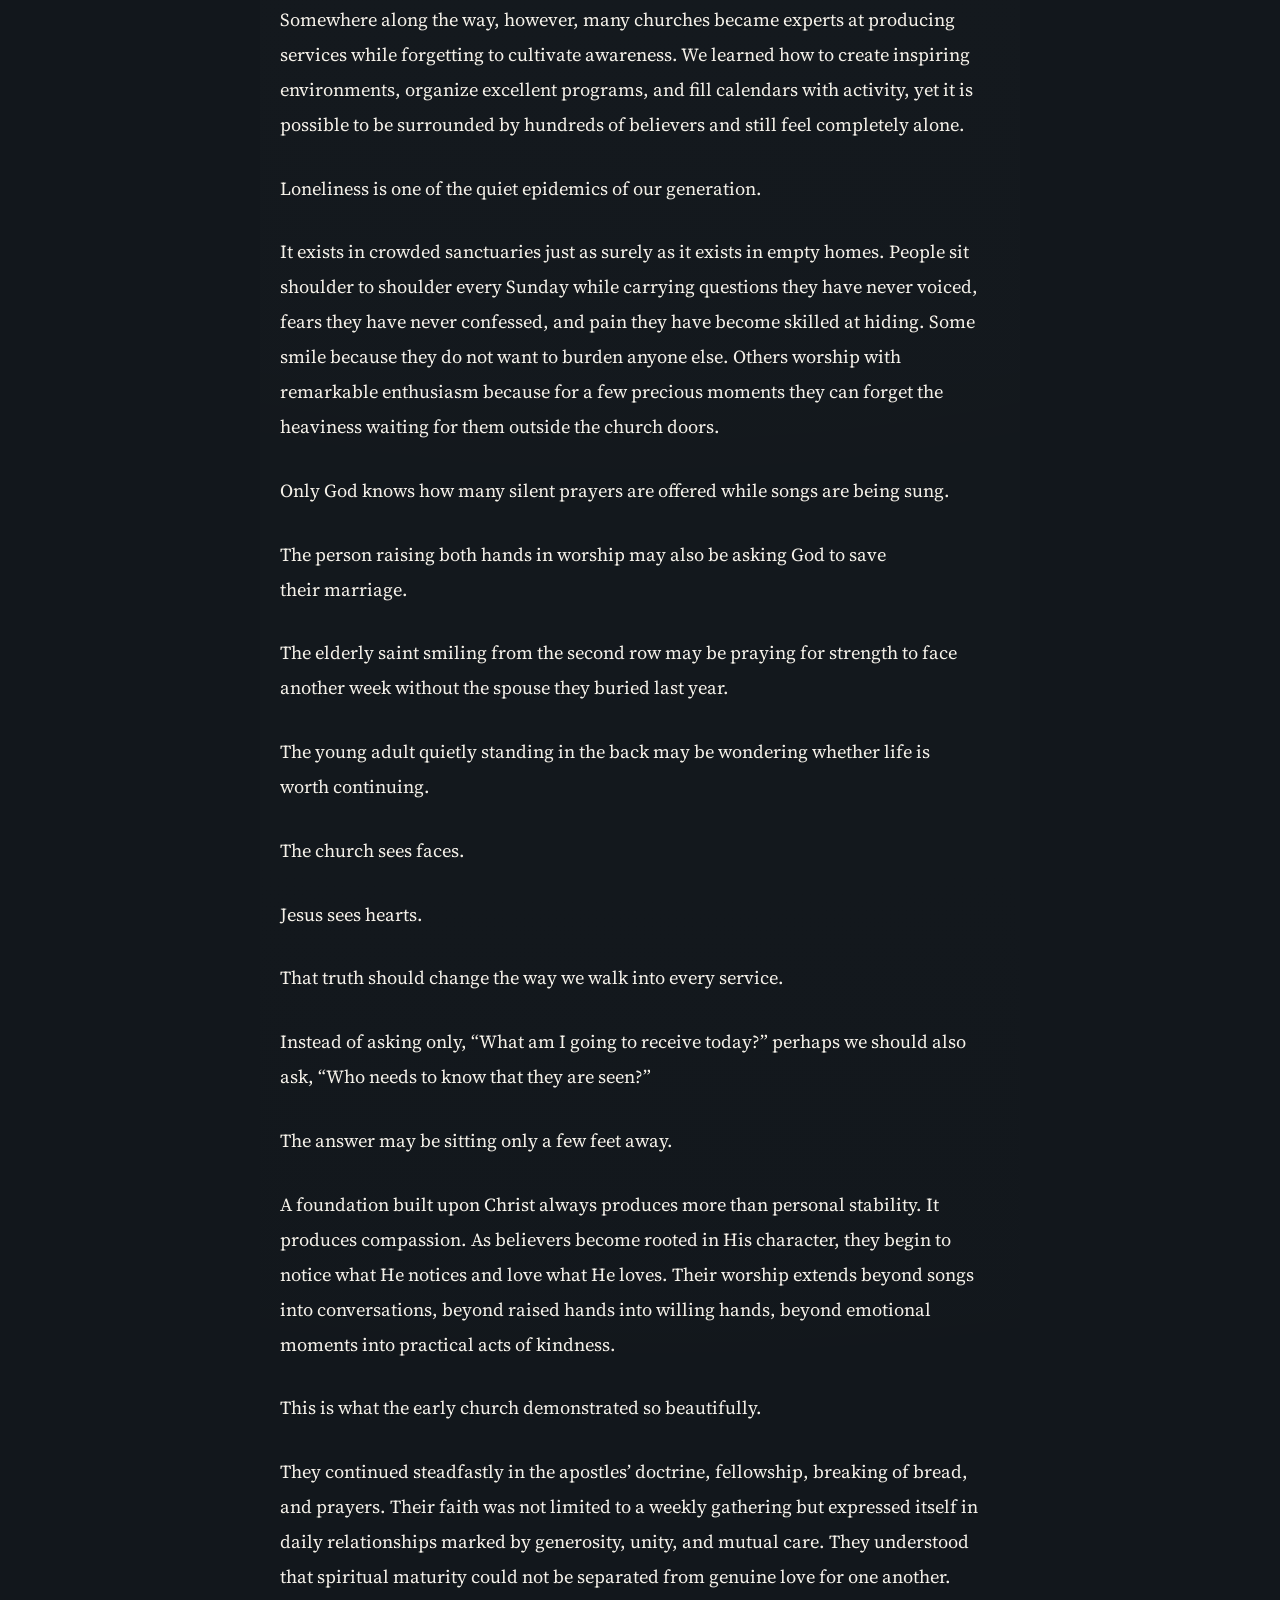
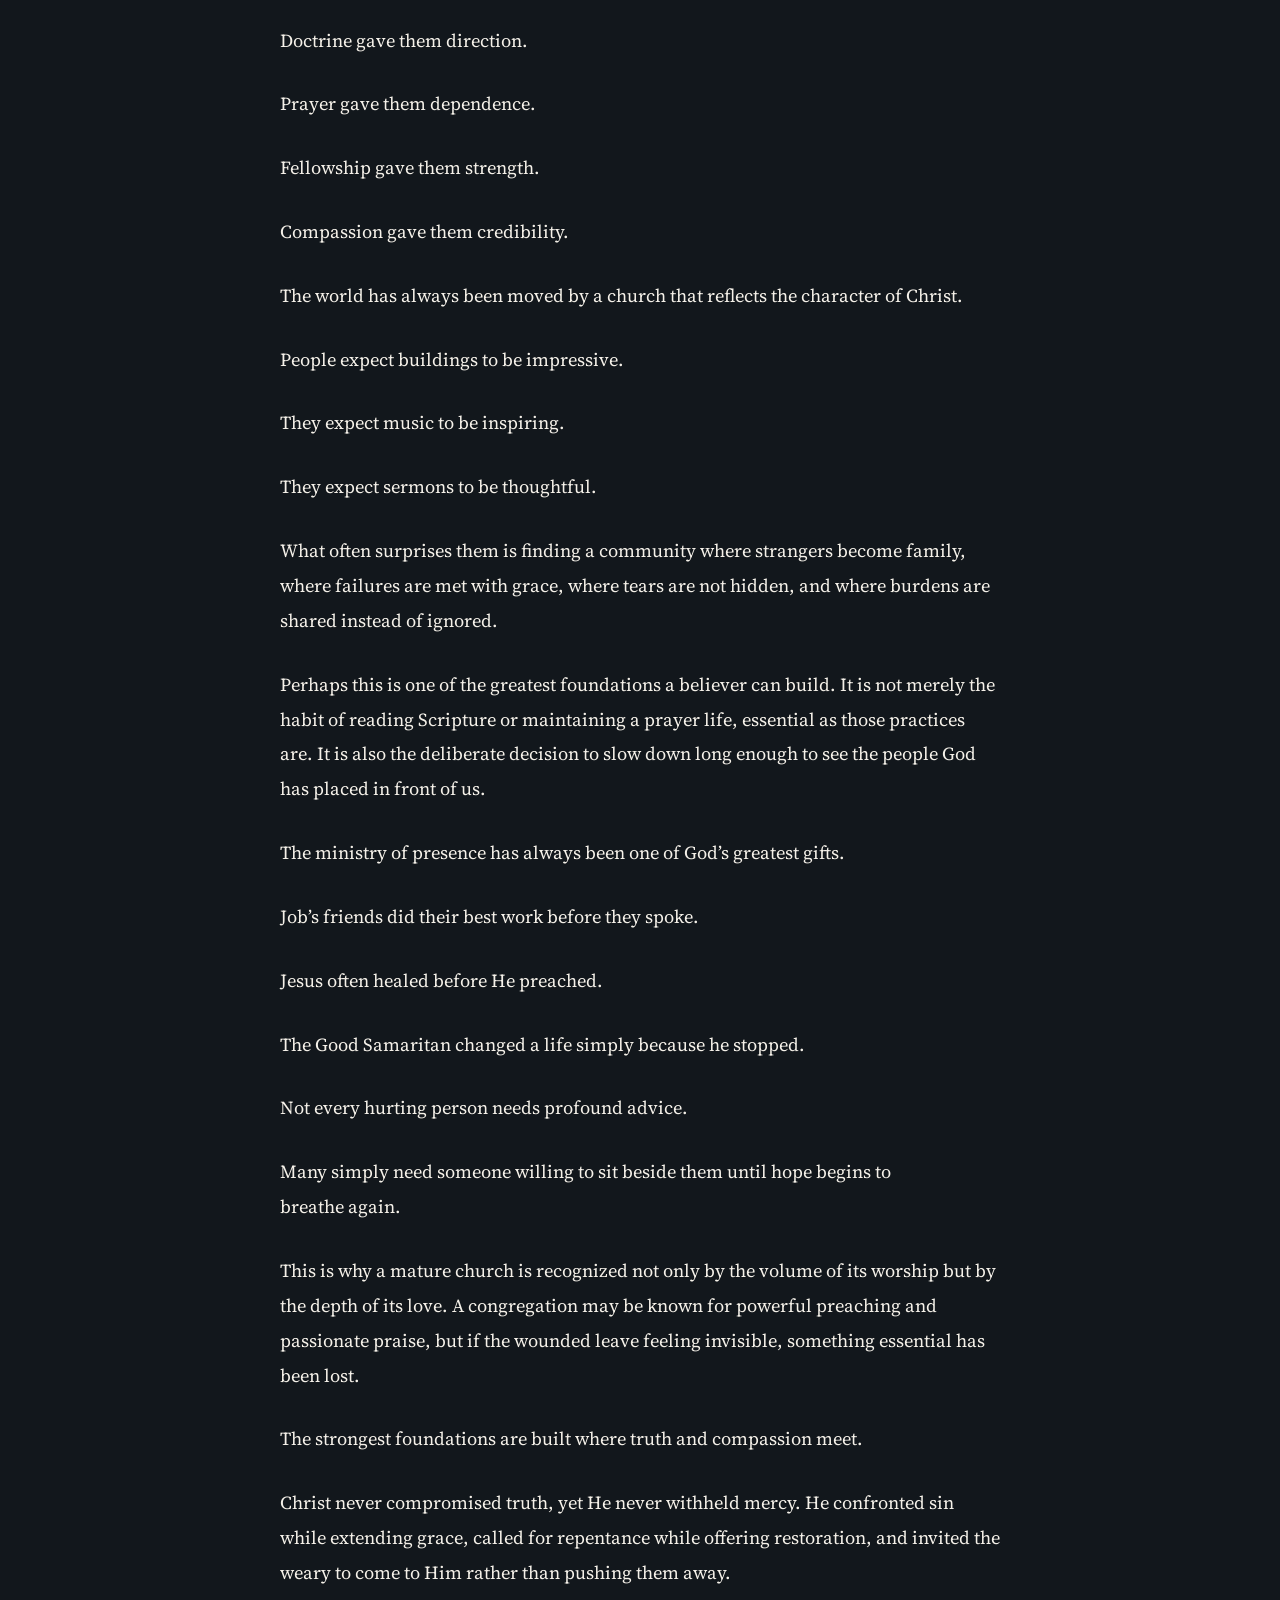
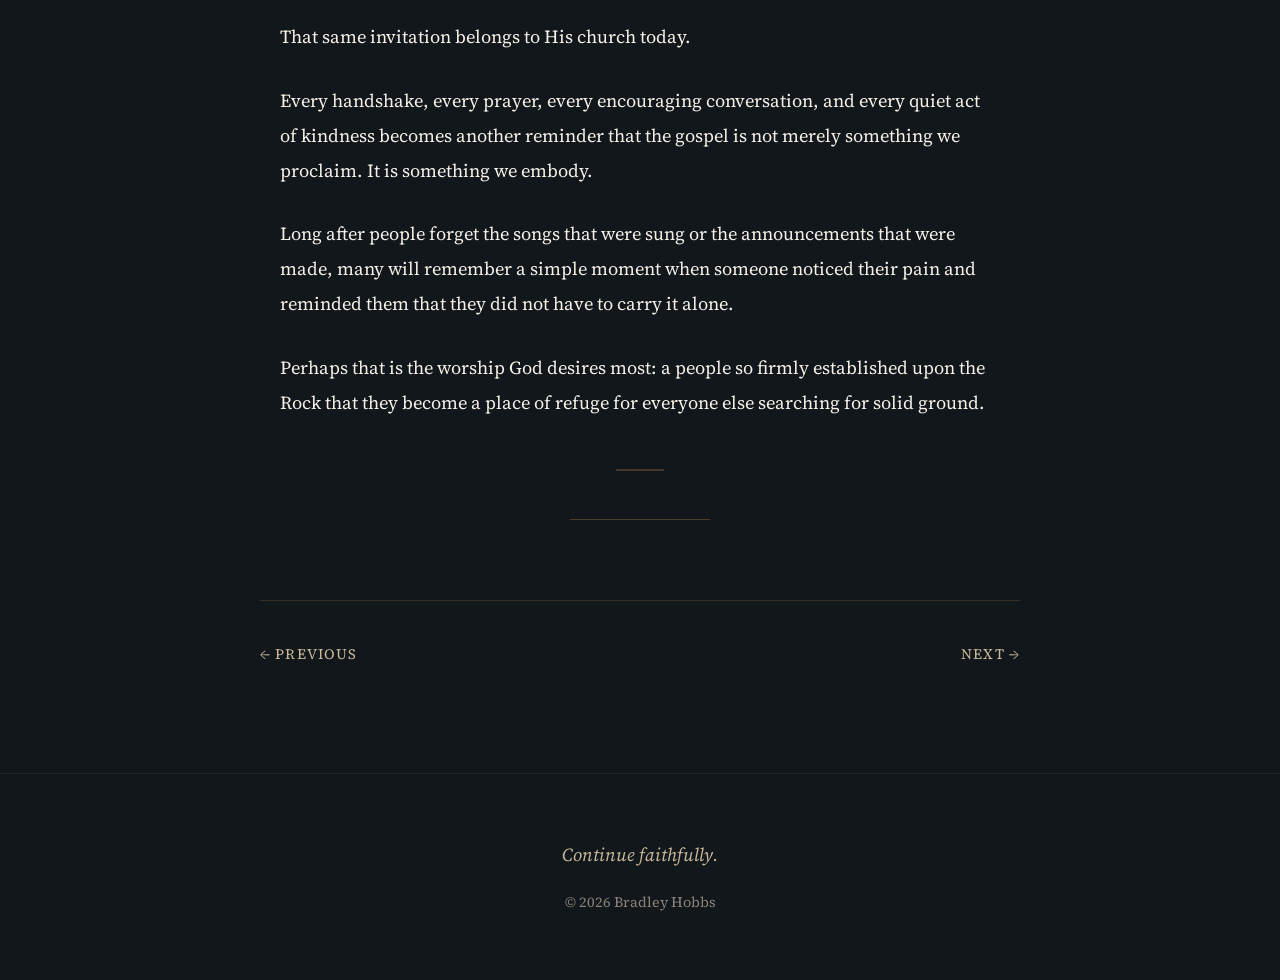
<file: chapter3.html>
<!DOCTYPE html>
<html lang="en">
<head>
<meta charset="UTF-8">
<meta name="viewport" content="width=device-width, initial-scale=1.0">
<title>Chapter Three | The Church Between the Pews</title>
<link rel="preconnect" href="https://fonts.googleapis.com">
<link rel="preconnect" href="https://fonts.gstatic.com" crossorigin>
<link href="https://fonts.googleapis.com/css2?family=Bebas+Neue&family=Source+Serif+4:wght@400;600&display=swap" rel="stylesheet">
<link rel="stylesheet" href="styles.css">
<meta
name="description"
content="Chapter Three of A Foundation Before the Shout by Bradley Hobbs.">
</head>
<body>
<header class="page-header">
<nav>
<a href="index.html">Home</a>
<a href="contents.html">Contents</a>
</nav>
</header>
<main class="reading-page">
<div class="progress">
● ● ● ● ● ● ● ○ ○ ○
</div>
<h1>
Chapter Three
</h1>
<p class="chapter-subtitle">
The Church Between the Pews
</p>
<div class="page-divider"></div>
<section class="book-content">
<p>
Most people remember church by what happens on the platform.
</p>
<p>
They remember the songs that stirred their hearts, the sermon that challenged their thinking, or the altar call that brought people to their knees. They remember the moments when the congregation erupted in praise and the sanctuary seemed alive with the unmistakable presence of God. Those moments become testimonies that are shared for years because they remind us that God still moves among His people.
</p>
<p>
Yet some of the holiest moments in a church service never happen behind a pulpit.
</p>
<p>
They happen between the pews.
</p>
<p>
They happen when an elderly widow is quietly embraced by a young mother who knows nothing about her story except that she looks lonely. They happen when a teenager who has spent an entire week believing no one notices them is greeted by someone who remembers their name. They happen when a man who has fought addiction all week is met with grace instead of suspicion, or when a visitor walks through the doors carrying invisible wounds and discovers that the people of God are more interested in loving than judging.
</p>
<p>
These moments rarely receive applause, but they reflect the heart of Christ.
</p>
<p>
Jesus never hurried past broken people.
</p>
<p>
He noticed the blind man that everyone else ignored. He stopped for the woman whose illness had isolated her for years. He called a tax collector down from a tree while others criticized his reputation. He welcomed children when His own disciples thought they were an interruption. Again and again, the Gospels reveal a Savior who saw people that everyone else had learned to overlook.
</p>
<p>
His ministry was never driven by convenience.
</p>
<p>
It was driven by compassion.
</p>
<p>
Somewhere along the way, however, many churches became experts at producing services while forgetting to cultivate awareness. We learned how to create inspiring environments, organize excellent programs, and fill calendars with activity, yet it is possible to be surrounded by hundreds of believers and still feel completely alone.
</p>
<p>
Loneliness is one of the quiet epidemics of our generation.
</p>
<p>
It exists in crowded sanctuaries just as surely as it exists in empty homes. People sit shoulder to shoulder every Sunday while carrying questions they have never voiced, fears they have never confessed, and pain they have become skilled at hiding. Some smile because they do not want to burden anyone else. Others worship with remarkable enthusiasm because for a few precious moments they can forget the heaviness waiting for them outside the church doors.
</p>
<p>
Only God knows how many silent prayers are offered while songs are being sung.
</p>
<p>
The person raising both hands in worship may also be asking God to save their marriage.
</p>
<p>
The elderly saint smiling from the second row may be praying for strength to face another week without the spouse they buried last year.
</p>
<p>
The young adult quietly standing in the back may be wondering whether life is worth continuing.
</p>
<p>
The church sees faces.
</p>
<p>
Jesus sees hearts.
</p>
<p>
That truth should change the way we walk into every service.
</p>
<p>
Instead of asking only, “What am I going to receive today?” perhaps we should also ask, “Who needs to know that they are seen?”
</p>
<p>
The answer may be sitting only a few feet away.
</p>
<p>
A foundation built upon Christ always produces more than personal stability. It produces compassion. As believers become rooted in His character, they begin to notice what He notices and love what He loves. Their worship extends beyond songs into conversations, beyond raised hands into willing hands, beyond emotional moments into practical acts of kindness.
</p>
<p>
This is what the early church demonstrated so beautifully.
</p>
<p>
They continued steadfastly in the apostles’ doctrine, fellowship, breaking of bread, and prayers. Their faith was not limited to a weekly gathering but expressed itself in daily relationships marked by generosity, unity, and mutual care. They understood that spiritual maturity could not be separated from genuine love for one another.
</p>
<p>
Doctrine gave them direction.
</p>
<p>
Prayer gave them dependence.
</p>
<p>
Fellowship gave them strength.
</p>
<p>
Compassion gave them credibility.
</p>
<p>
The world has always been moved by a church that reflects the character of Christ.
</p>
<p>
People expect buildings to be impressive.
</p>
<p>
They expect music to be inspiring.
</p>
<p>
They expect sermons to be thoughtful.
</p>
<p>
What often surprises them is finding a community where strangers become family, where failures are met with grace, where tears are not hidden, and where burdens are shared instead of ignored.
</p>
<p>
Perhaps this is one of the greatest foundations a believer can build. It is not merely the habit of reading Scripture or maintaining a prayer life, essential as those practices are. It is also the deliberate decision to slow down long enough to see the people God has placed in front of us.
</p>
<p>
The ministry of presence has always been one of God’s greatest gifts.
</p>
<p>
Job’s friends did their best work before they spoke.
</p>
<p>
Jesus often healed before He preached.
</p>
<p>
The Good Samaritan changed a life simply because he stopped.
</p>
<p>
Not every hurting person needs profound advice.
</p>
<p>
Many simply need someone willing to sit beside them until hope begins to breathe again.
</p>
<p>
This is why a mature church is recognized not only by the volume of its worship but by the depth of its love. A congregation may be known for powerful preaching and passionate praise, but if the wounded leave feeling invisible, something essential has been lost.
</p>
<p>
The strongest foundations are built where truth and compassion meet.
</p>
<p>
Christ never compromised truth, yet He never withheld mercy. He confronted sin while extending grace, called for repentance while offering restoration, and invited the weary to come to Him rather than pushing them away.
</p>
<p>
That same invitation belongs to His church today.
</p>
<p>
Every handshake, every prayer, every encouraging conversation, and every quiet act of kindness becomes another reminder that the gospel is not merely something we proclaim. It is something we embody.
</p>
<p>
Long after people forget the songs that were sung or the announcements that were made, many will remember a simple moment when someone noticed their pain and reminded them that they did not have to carry it alone.
</p>
<p>
Perhaps that is the worship God desires most: a people so firmly established upon the Rock that they become a place of refuge for everyone else searching for solid ground.
</p>
</section>
<div class="page-divider"></div>
<nav class="page-navigation">
<a href="chapter2.html">
&larr; Previous
</a>
<a href="chapter4.html">
Next &rarr;
</a>
</nav>
</main>
<footer>
<p>
Continue faithfully.
</p>
<p>
&copy; 2026 Bradley Hobbs
</p>
</footer>
</body>
</html>
</file>
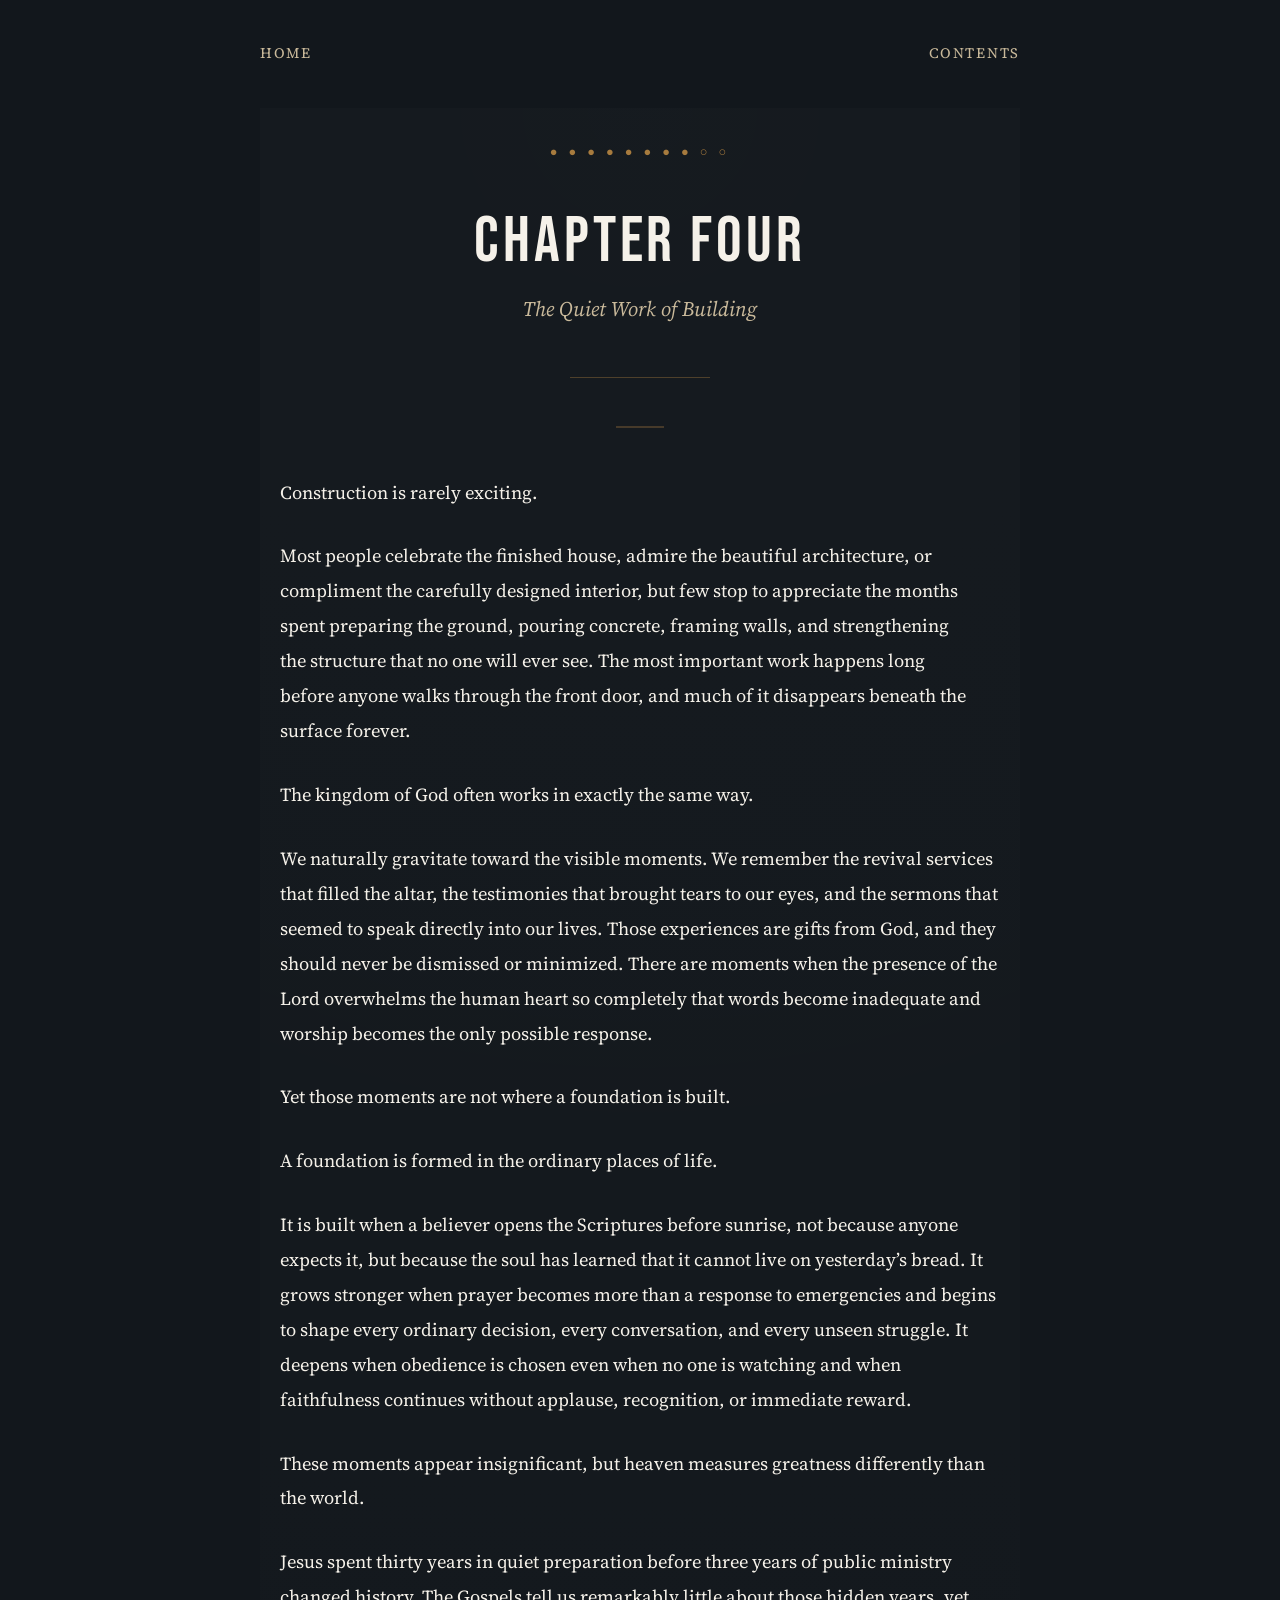
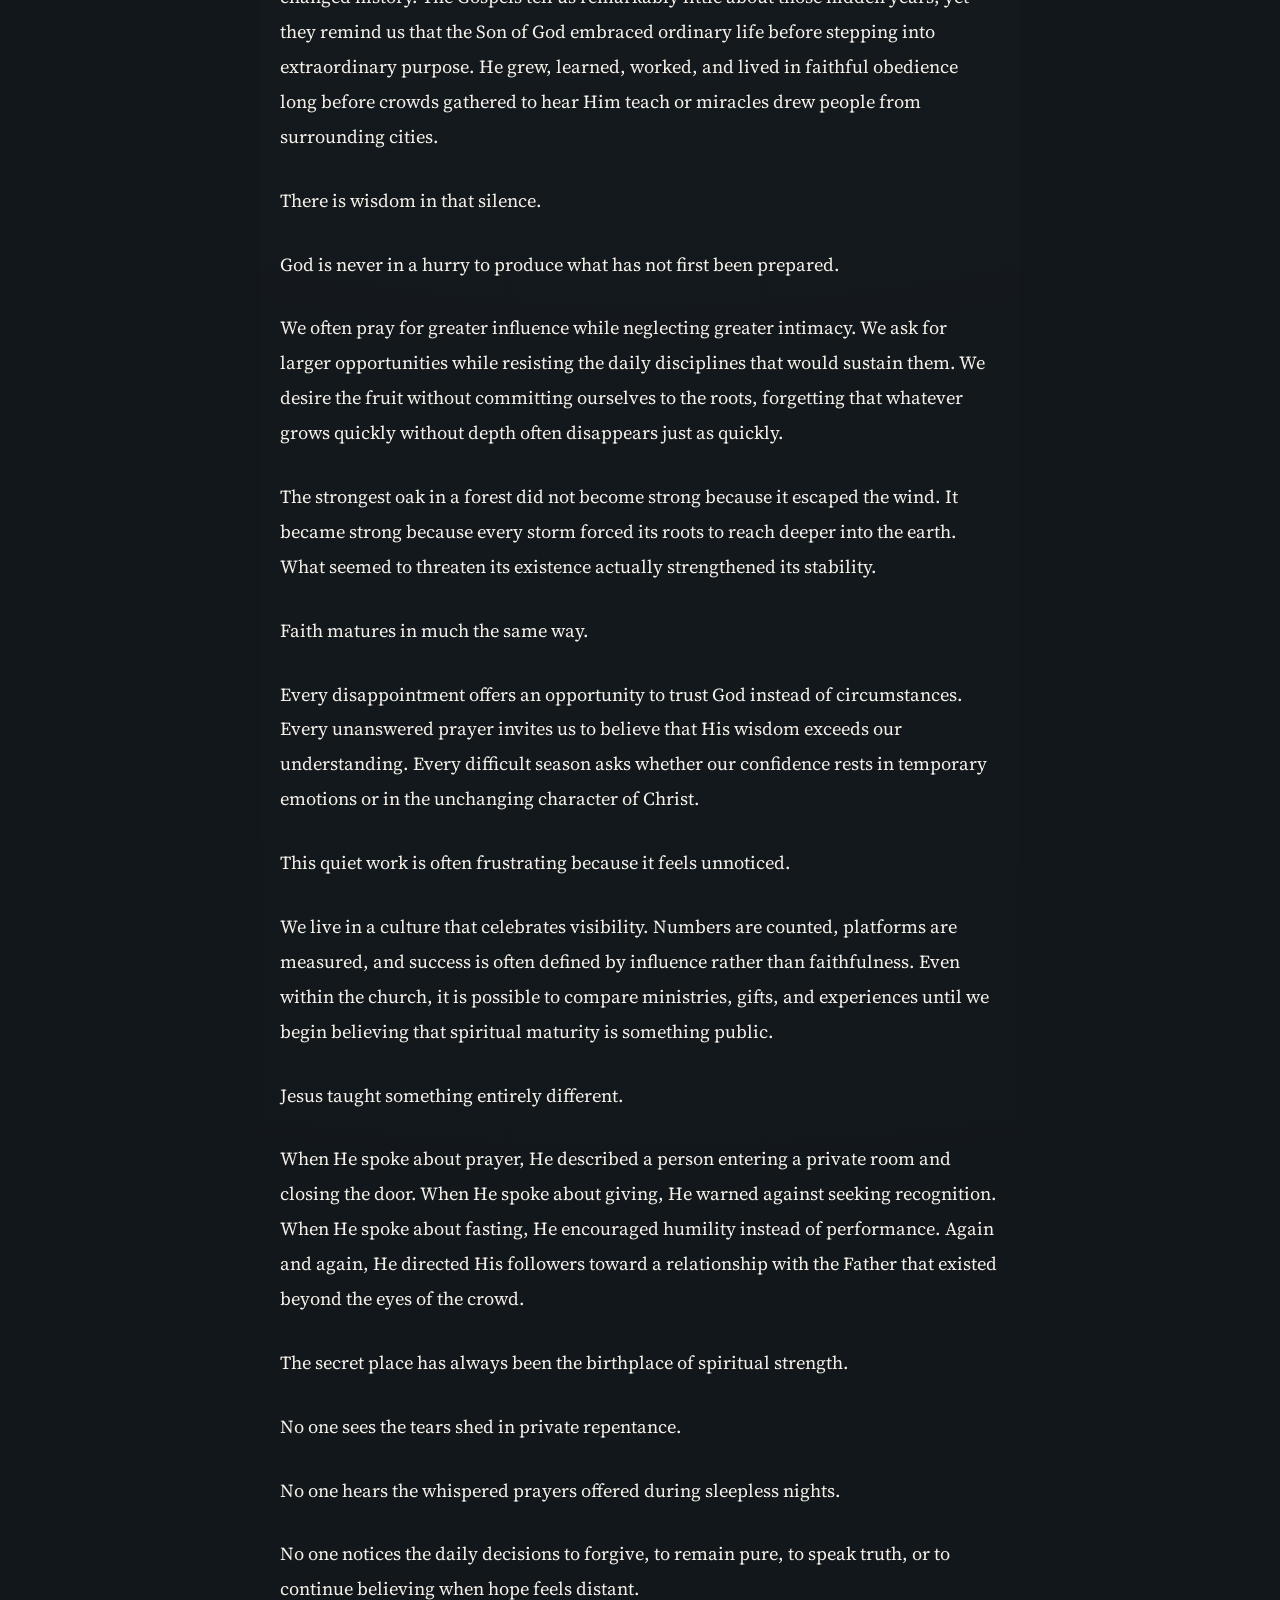
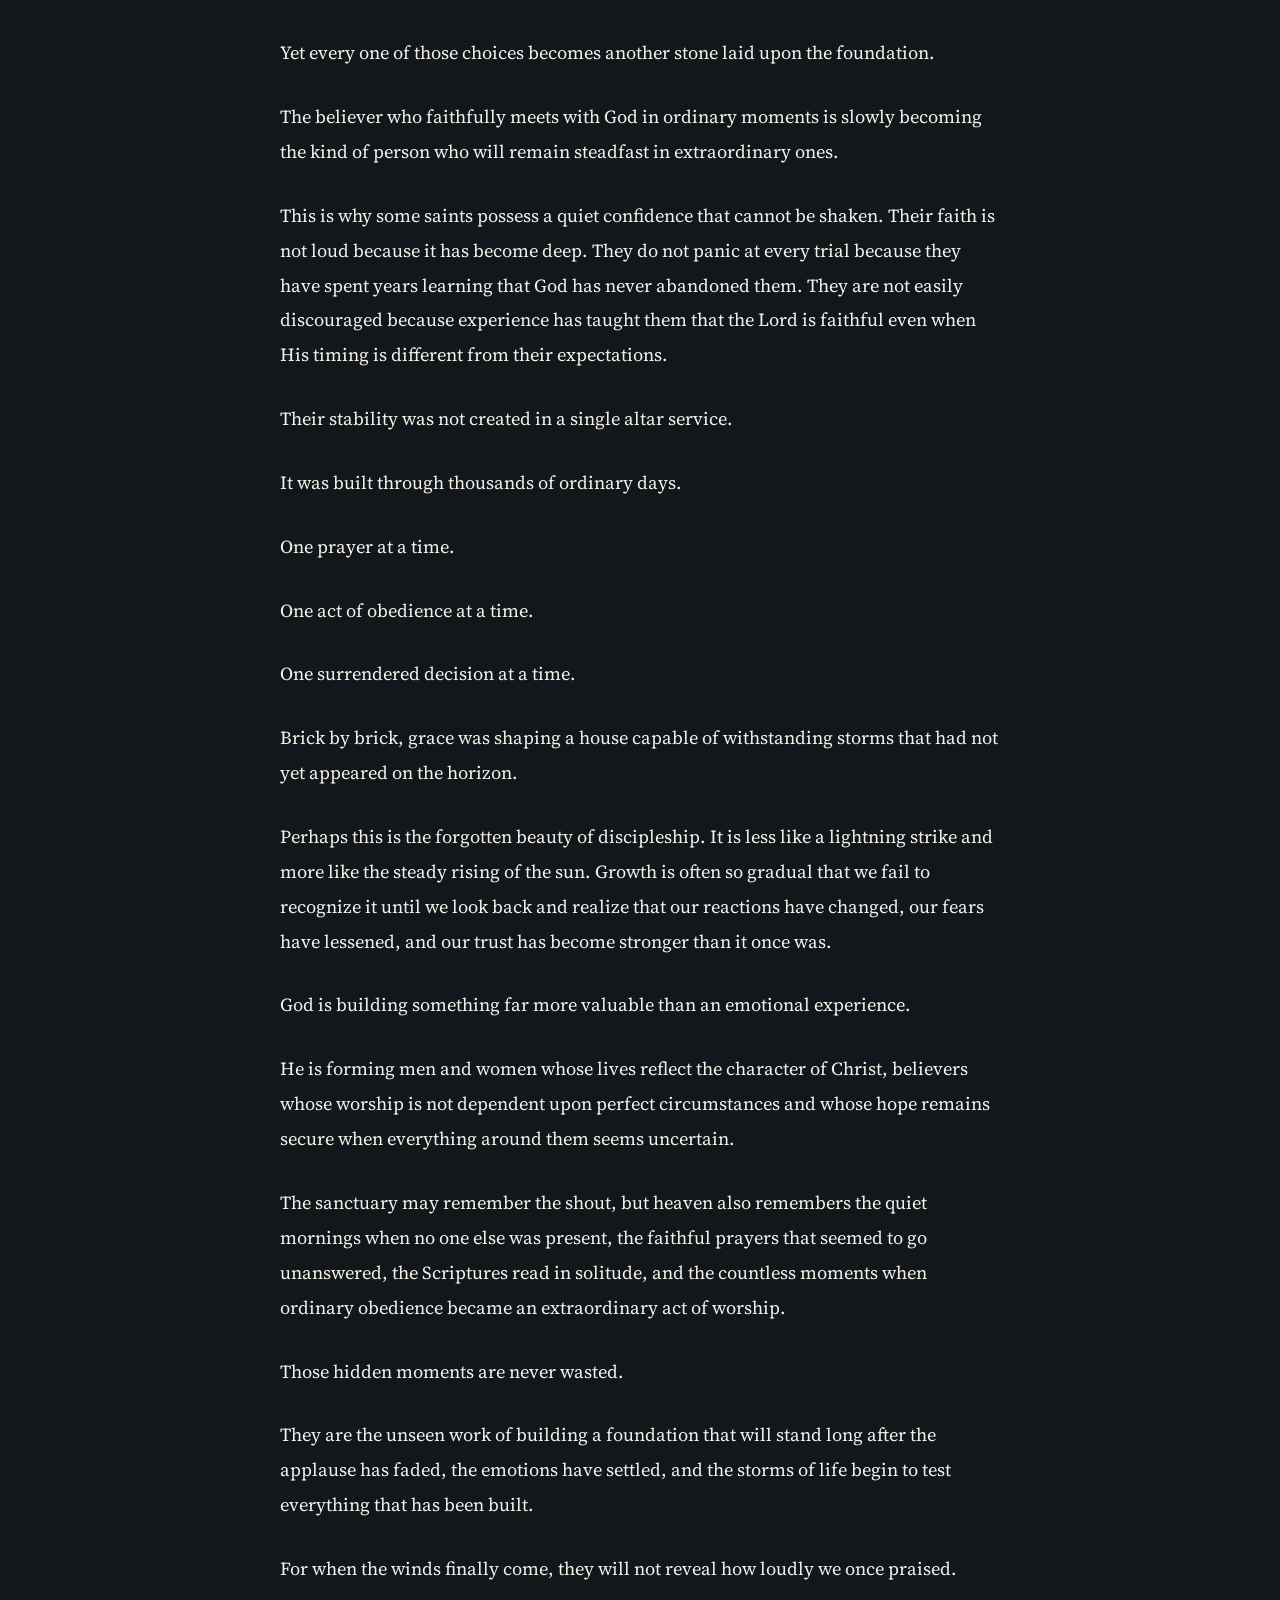
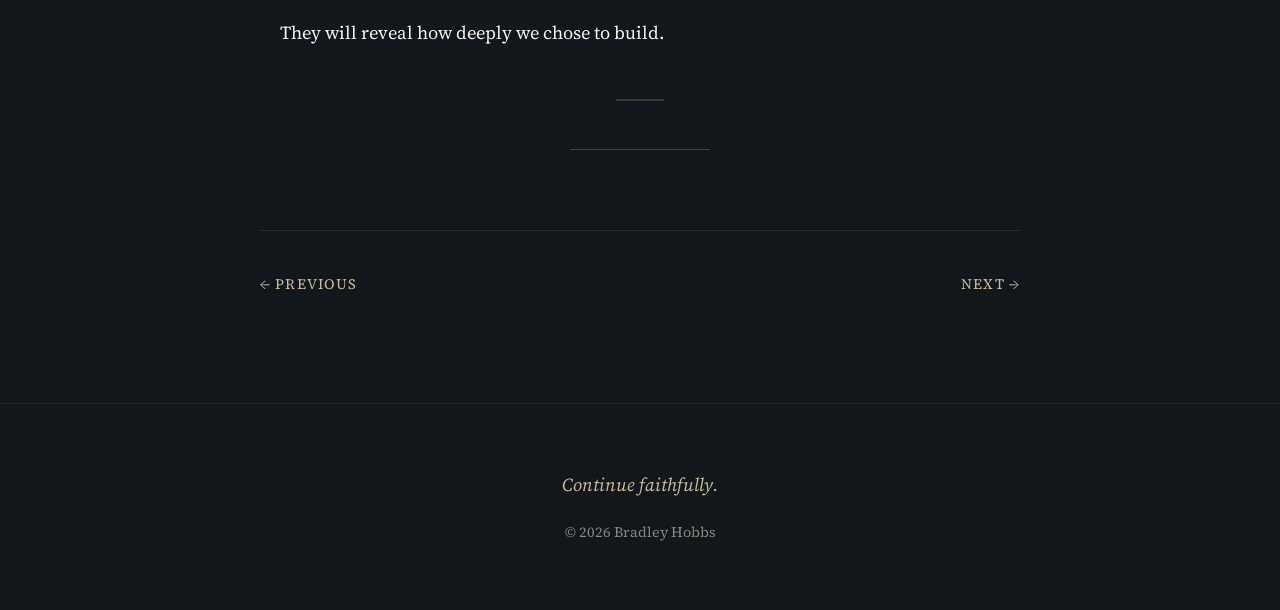
<file: chapter4.html>
<!DOCTYPE html>
<html lang="en">
<head>
<meta charset="UTF-8">
<meta name="viewport" content="width=device-width, initial-scale=1.0">
<title>Chapter Four | The Quiet Work of Building</title>
<link rel="preconnect" href="https://fonts.googleapis.com">
<link rel="preconnect" href="https://fonts.gstatic.com" crossorigin>
<link href="https://fonts.googleapis.com/css2?family=Bebas+Neue&family=Source+Serif+4:wght@400;600&display=swap" rel="stylesheet">
<link rel="stylesheet" href="styles.css">
<meta
name="description"
content="Chapter Four of A Foundation Before the Shout by Bradley Hobbs.">
</head>
<body>
<header class="page-header">
<nav>
<a href="index.html">Home</a>
<a href="contents.html">Contents</a>
</nav>
</header>
<main class="reading-page">
<div class="progress">
● ● ● ● ● ● ● ● ○ ○
</div>
<h1>
Chapter Four
</h1>
<p class="chapter-subtitle">
The Quiet Work of Building
</p>
<div class="page-divider"></div>
<section class="book-content">
<p>
Construction is rarely exciting.
</p>
<p>
Most people celebrate the finished house, admire the beautiful architecture, or compliment the carefully designed interior, but few stop to appreciate the months spent preparing the ground, pouring concrete, framing walls, and strengthening the structure that no one will ever see. The most important work happens long before anyone walks through the front door, and much of it disappears beneath the surface forever.
</p>
<p>
The kingdom of God often works in exactly the same way.
</p>
<p>
We naturally gravitate toward the visible moments. We remember the revival services that filled the altar, the testimonies that brought tears to our eyes, and the sermons that seemed to speak directly into our lives. Those experiences are gifts from God, and they should never be dismissed or minimized. There are moments when the presence of the Lord overwhelms the human heart so completely that words become inadequate and worship becomes the only possible response.
</p>
<p>
Yet those moments are not where a foundation is built.
</p>
<p>
A foundation is formed in the ordinary places of life.
</p>
<p>
It is built when a believer opens the Scriptures before sunrise, not because anyone expects it, but because the soul has learned that it cannot live on yesterday’s bread. It grows stronger when prayer becomes more than a response to emergencies and begins to shape every ordinary decision, every conversation, and every unseen struggle. It deepens when obedience is chosen even when no one is watching and when faithfulness continues without applause, recognition, or immediate reward.
</p>
<p>
These moments appear insignificant, but heaven measures greatness differently than the world.
</p>
<p>
Jesus spent thirty years in quiet preparation before three years of public ministry changed history. The Gospels tell us remarkably little about those hidden years, yet they remind us that the Son of God embraced ordinary life before stepping into extraordinary purpose. He grew, learned, worked, and lived in faithful obedience long before crowds gathered to hear Him teach or miracles drew people from surrounding cities.
</p>
<p>
There is wisdom in that silence.
</p>
<p>
God is never in a hurry to produce what has not first been prepared.
</p>
<p>
We often pray for greater influence while neglecting greater intimacy. We ask for larger opportunities while resisting the daily disciplines that would sustain them. We desire the fruit without committing ourselves to the roots, forgetting that whatever grows quickly without depth often disappears just as quickly.
</p>
<p>
The strongest oak in a forest did not become strong because it escaped the wind. It became strong because every storm forced its roots to reach deeper into the earth. What seemed to threaten its existence actually strengthened its stability.
</p>
<p>
Faith matures in much the same way.
</p>
<p>
Every disappointment offers an opportunity to trust God instead of circumstances. Every unanswered prayer invites us to believe that His wisdom exceeds our understanding. Every difficult season asks whether our confidence rests in temporary emotions or in the unchanging character of Christ.
</p>
<p>
This quiet work is often frustrating because it feels unnoticed.
</p>
<p>
We live in a culture that celebrates visibility. Numbers are counted, platforms are measured, and success is often defined by influence rather than faithfulness. Even within the church, it is possible to compare ministries, gifts, and experiences until we begin believing that spiritual maturity is something public.
</p>
<p>
Jesus taught something entirely different.
</p>
<p>
When He spoke about prayer, He described a person entering a private room and closing the door. When He spoke about giving, He warned against seeking recognition. When He spoke about fasting, He encouraged humility instead of performance. Again and again, He directed His followers toward a relationship with the Father that existed beyond the eyes of the crowd.
</p>
<p>
The secret place has always been the birthplace of spiritual strength.
</p>
<p>
No one sees the tears shed in private repentance.
</p>
<p>
No one hears the whispered prayers offered during sleepless nights.
</p>
<p>
No one notices the daily decisions to forgive, to remain pure, to speak truth, or to continue believing when hope feels distant.
</p>
<p>
Yet every one of those choices becomes another stone laid upon the foundation.
</p>
<p>
The believer who faithfully meets with God in ordinary moments is slowly becoming the kind of person who will remain steadfast in extraordinary ones.
</p>
<p>
This is why some saints possess a quiet confidence that cannot be shaken. Their faith is not loud because it has become deep. They do not panic at every trial because they have spent years learning that God has never abandoned them. They are not easily discouraged because experience has taught them that the Lord is faithful even when His timing is different from their expectations.
</p>
<p>
Their stability was not created in a single altar service.
</p>
<p>
It was built through thousands of ordinary days.
</p>
<p>
One prayer at a time.
</p>
<p>
One act of obedience at a time.
</p>
<p>
One surrendered decision at a time.
</p>
<p>
Brick by brick, grace was shaping a house capable of withstanding storms that had not yet appeared on the horizon.
</p>
<p>
Perhaps this is the forgotten beauty of discipleship. It is less like a lightning strike and more like the steady rising of the sun. Growth is often so gradual that we fail to recognize it until we look back and realize that our reactions have changed, our fears have lessened, and our trust has become stronger than it once was.
</p>
<p>
God is building something far more valuable than an emotional experience.
</p>
<p>
He is forming men and women whose lives reflect the character of Christ, believers whose worship is not dependent upon perfect circumstances and whose hope remains secure when everything around them seems uncertain.
</p>
<p>
The sanctuary may remember the shout, but heaven also remembers the quiet mornings when no one else was present, the faithful prayers that seemed to go unanswered, the Scriptures read in solitude, and the countless moments when ordinary obedience became an extraordinary act of worship.
</p>
<p>
Those hidden moments are never wasted.
</p>
<p>
They are the unseen work of building a foundation that will stand long after the applause has faded, the emotions have settled, and the storms of life begin to test everything that has been built.
</p>
<p>
For when the winds finally come, they will not reveal how loudly we once praised.
</p>
<p>
They will reveal how deeply we chose to build.
</p>
</section>
<div class="page-divider"></div>
<nav class="page-navigation">
<a href="chapter3.html">
&larr; Previous
</a>
<a href="chapter5.html">
Next &rarr;
</a>
</nav>
</main>
<footer>
<p>
Continue faithfully.
</p>
<p>
&copy; 2026 Bradley Hobbs
</p>
</footer>
</body>
</html>
</file>
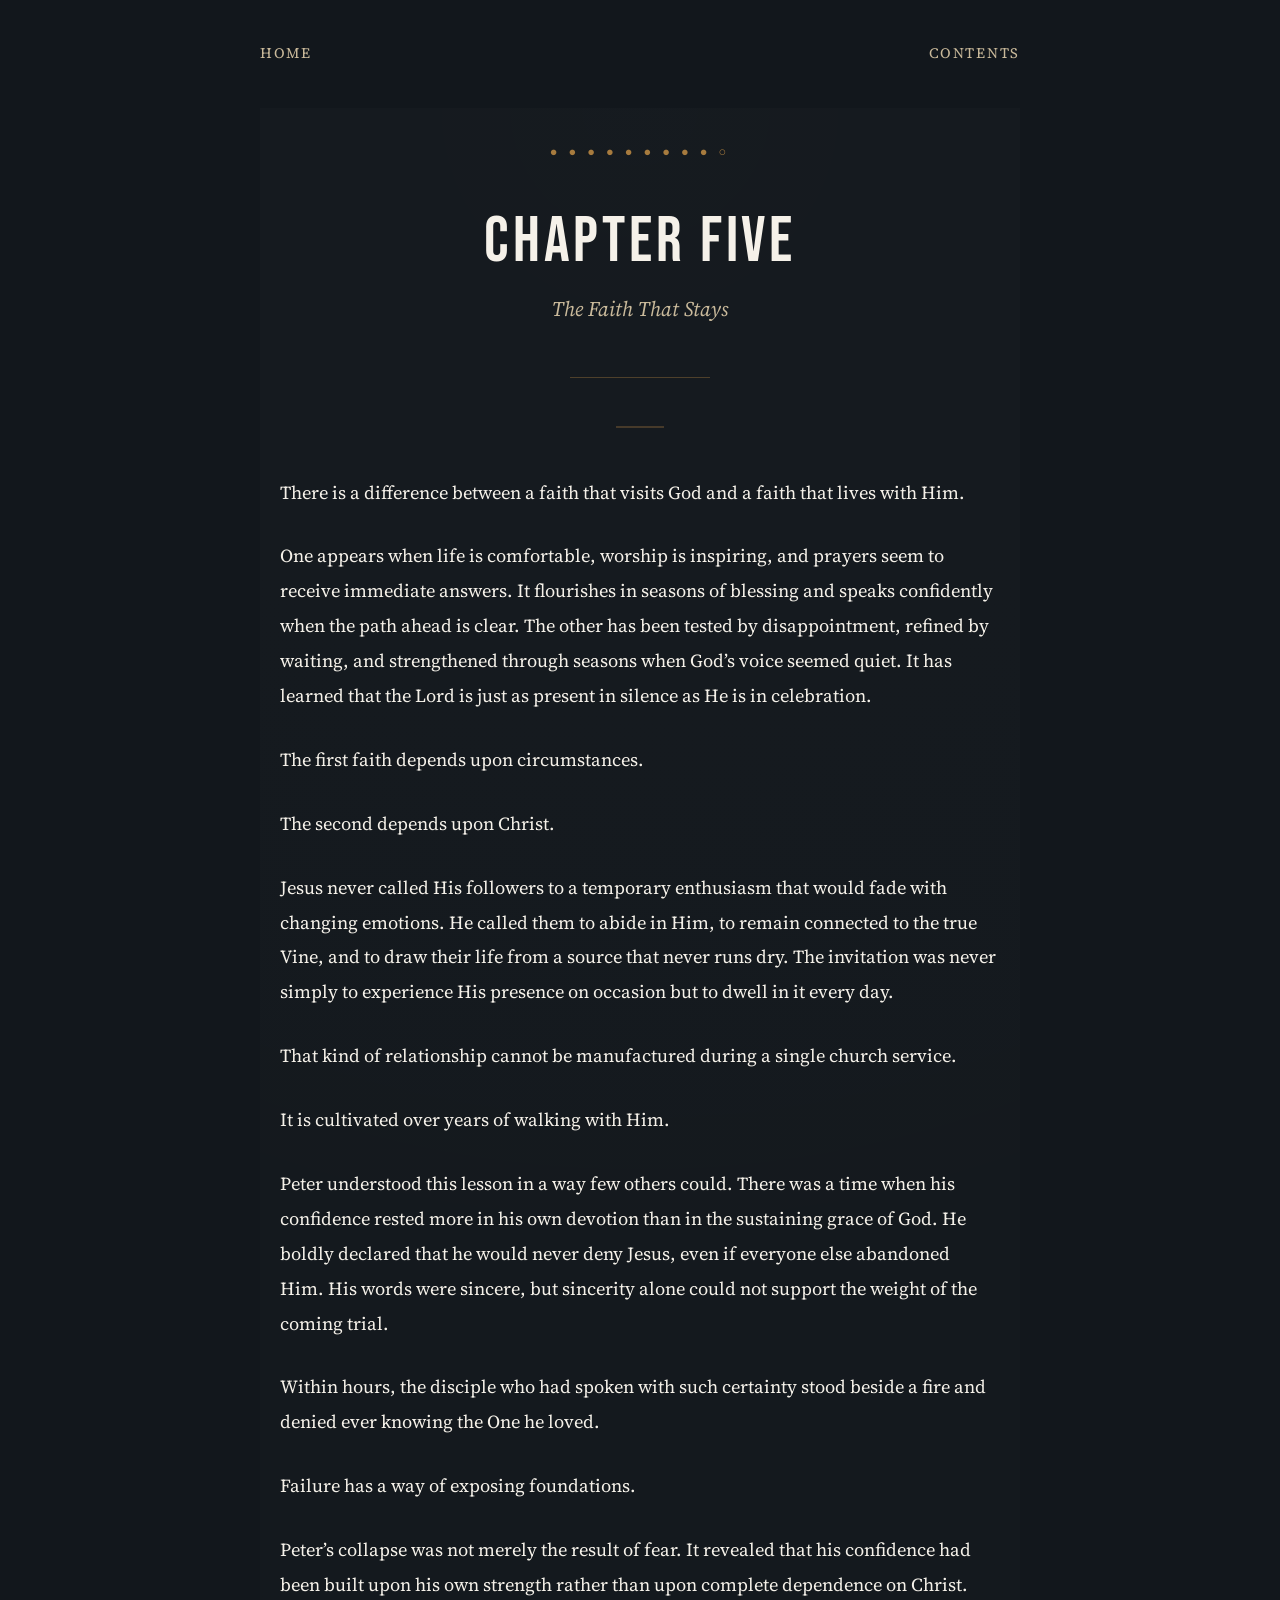
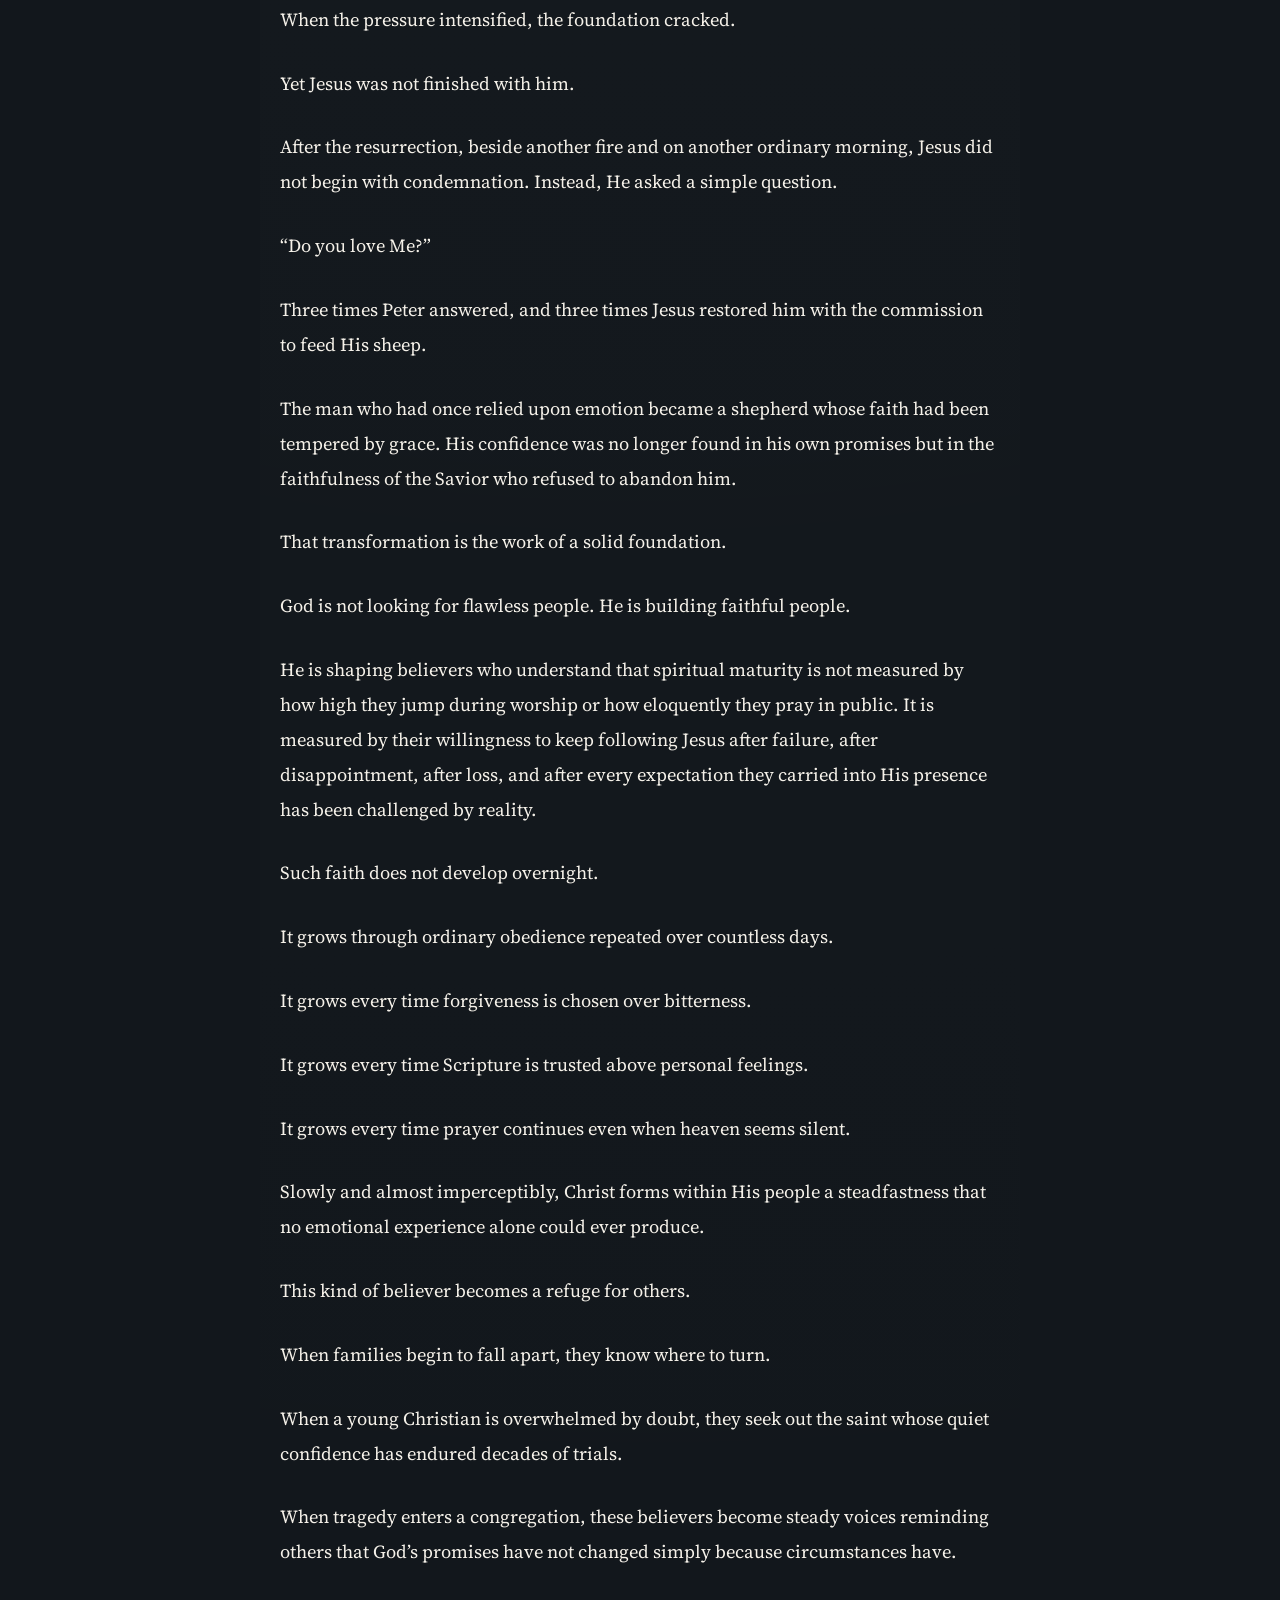
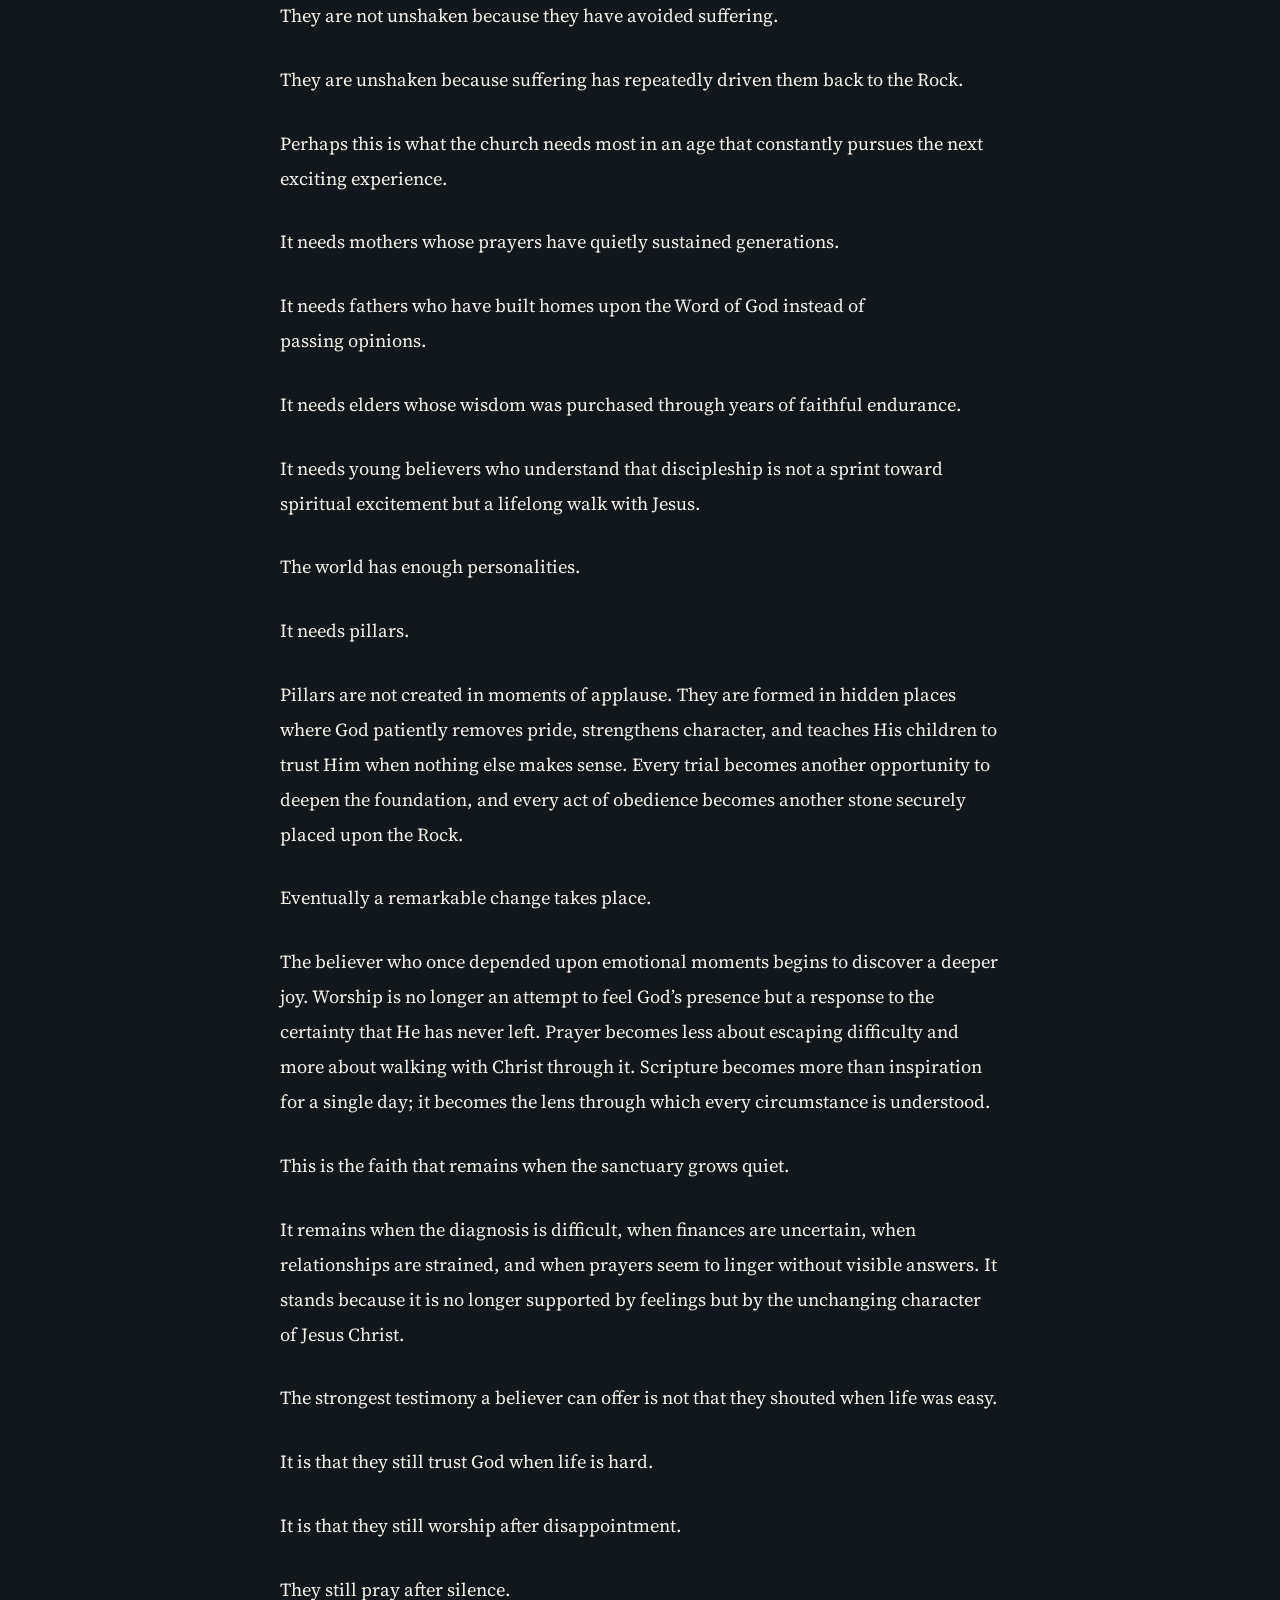
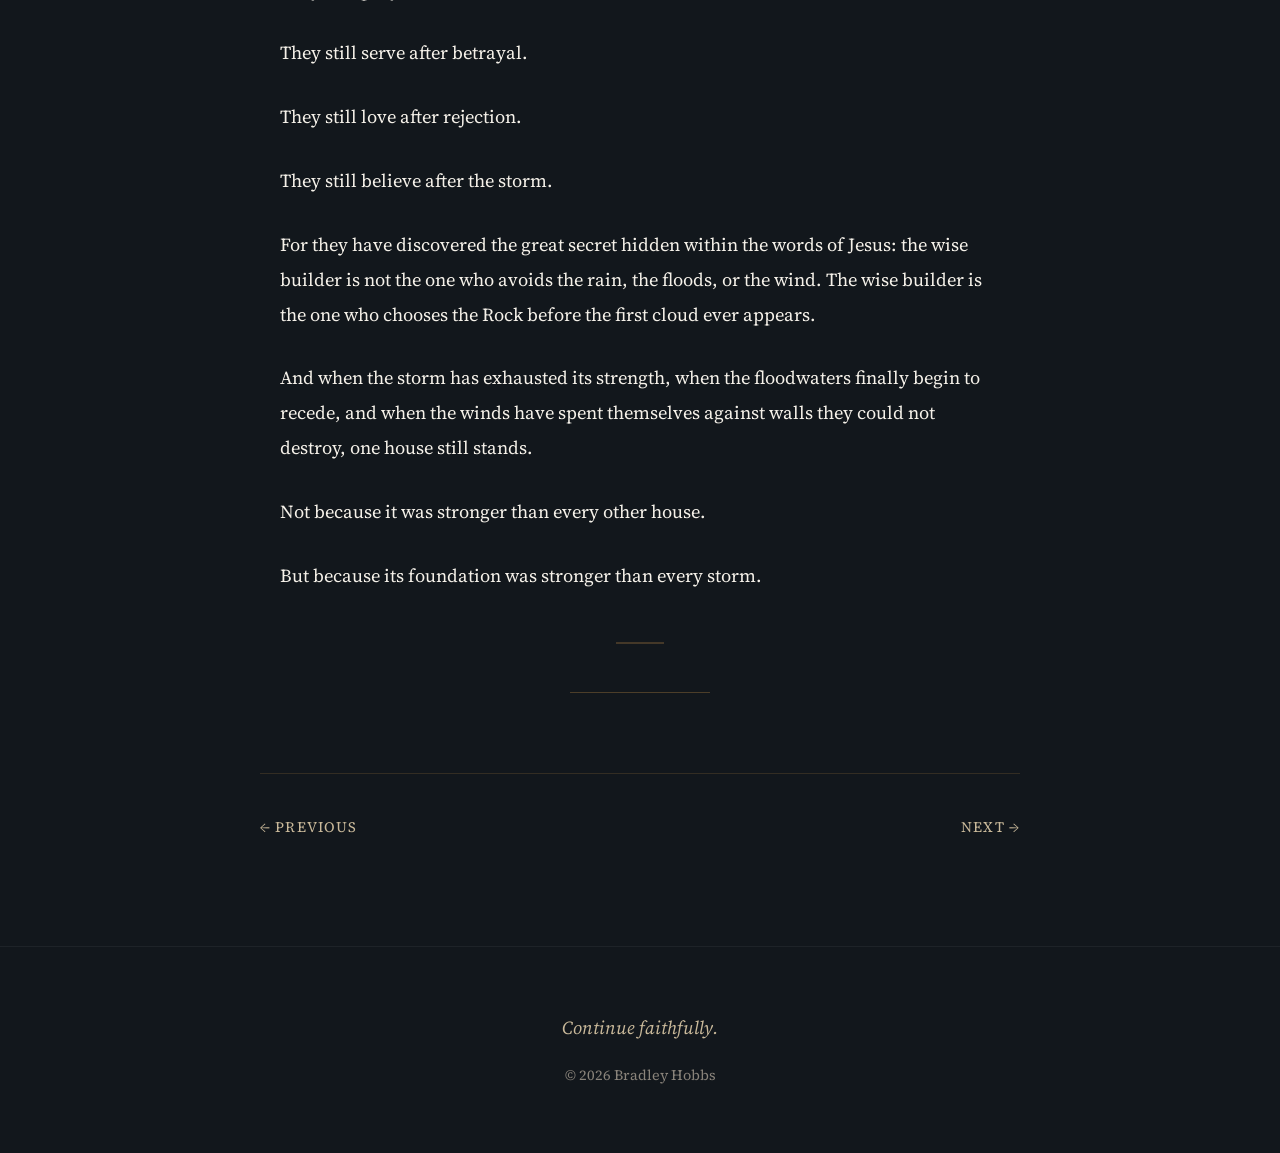
<file: chapter5.html>
<!DOCTYPE html>
<html lang="en">
<head>
<meta charset="UTF-8">
<meta name="viewport" content="width=device-width, initial-scale=1.0">
<title>Chapter Five | The Faith That Stays</title>
<link rel="preconnect" href="https://fonts.googleapis.com">
<link rel="preconnect" href="https://fonts.gstatic.com" crossorigin>
<link href="https://fonts.googleapis.com/css2?family=Bebas+Neue&family=Source+Serif+4:wght@400;600&display=swap" rel="stylesheet">
<link rel="stylesheet" href="styles.css">
<meta
name="description"
content="Chapter Five of A Foundation Before the Shout by Bradley Hobbs.">
</head>
<body>
<header class="page-header">
<nav>
<a href="index.html">Home</a>
<a href="contents.html">Contents</a>
</nav>
</header>
<main class="reading-page">
<div class="progress">
● ● ● ● ● ● ● ● ● ○
</div>
<h1>
Chapter Five
</h1>
<p class="chapter-subtitle">
The Faith That Stays
</p>
<div class="page-divider"></div>
<section class="book-content">
<p>
There is a difference between a faith that visits God and a faith that lives with Him.
</p>
<p>
One appears when life is comfortable, worship is inspiring, and prayers seem to receive immediate answers. It flourishes in seasons of blessing and speaks confidently when the path ahead is clear. The other has been tested by disappointment, refined by waiting, and strengthened through seasons when God’s voice seemed quiet. It has learned that the Lord is just as present in silence as He is in celebration.
</p>
<p>
The first faith depends upon circumstances.
</p>
<p>
The second depends upon Christ.
</p>
<p>
Jesus never called His followers to a temporary enthusiasm that would fade with changing emotions. He called them to abide in Him, to remain connected to the true Vine, and to draw their life from a source that never runs dry. The invitation was never simply to experience His presence on occasion but to dwell in it every day.
</p>
<p>
That kind of relationship cannot be manufactured during a single church service.
</p>
<p>
It is cultivated over years of walking with Him.
</p>
<p>
Peter understood this lesson in a way few others could. There was a time when his confidence rested more in his own devotion than in the sustaining grace of God. He boldly declared that he would never deny Jesus, even if everyone else abandoned Him. His words were sincere, but sincerity alone could not support the weight of the coming trial.
</p>
<p>
Within hours, the disciple who had spoken with such certainty stood beside a fire and denied ever knowing the One he loved.
</p>
<p>
Failure has a way of exposing foundations.
</p>
<p>
Peter’s collapse was not merely the result of fear. It revealed that his confidence had been built upon his own strength rather than upon complete dependence on Christ. When the pressure intensified, the foundation cracked.
</p>
<p>
Yet Jesus was not finished with him.
</p>
<p>
After the resurrection, beside another fire and on another ordinary morning, Jesus did not begin with condemnation. Instead, He asked a simple question.
</p>
<p>
“Do you love Me?”
</p>
<p>
Three times Peter answered, and three times Jesus restored him with the commission to feed His sheep.
</p>
<p>
The man who had once relied upon emotion became a shepherd whose faith had been tempered by grace. His confidence was no longer found in his own promises but in the faithfulness of the Savior who refused to abandon him.
</p>
<p>
That transformation is the work of a solid foundation.
</p>
<p>
God is not looking for flawless people. He is building faithful people.
</p>
<p>
He is shaping believers who understand that spiritual maturity is not measured by how high they jump during worship or how eloquently they pray in public. It is measured by their willingness to keep following Jesus after failure, after disappointment, after loss, and after every expectation they carried into His presence has been challenged by reality.
</p>
<p>
Such faith does not develop overnight.
</p>
<p>
It grows through ordinary obedience repeated over countless days.
</p>
<p>
It grows every time forgiveness is chosen over bitterness.
</p>
<p>
It grows every time Scripture is trusted above personal feelings.
</p>
<p>
It grows every time prayer continues even when heaven seems silent.
</p>
<p>
Slowly and almost imperceptibly, Christ forms within His people a steadfastness that no emotional experience alone could ever produce.
</p>
<p>
This kind of believer becomes a refuge for others.
</p>
<p>
When families begin to fall apart, they know where to turn.
</p>
<p>
When a young Christian is overwhelmed by doubt, they seek out the saint whose quiet confidence has endured decades of trials.
</p>
<p>
When tragedy enters a congregation, these believers become steady voices reminding others that God’s promises have not changed simply because circumstances have.
</p>
<p>
They are not unshaken because they have avoided suffering.
</p>
<p>
They are unshaken because suffering has repeatedly driven them back to the Rock.
</p>
<p>
Perhaps this is what the church needs most in an age that constantly pursues the next exciting experience.
</p>
<p>
It needs mothers whose prayers have quietly sustained generations.
</p>
<p>
It needs fathers who have built homes upon the Word of God instead of passing opinions.
</p>
<p>
It needs elders whose wisdom was purchased through years of faithful endurance.
</p>
<p>
It needs young believers who understand that discipleship is not a sprint toward spiritual excitement but a lifelong walk with Jesus.
</p>
<p>
The world has enough personalities.
</p>
<p>
It needs pillars.
</p>
<p>
Pillars are not created in moments of applause. They are formed in hidden places where God patiently removes pride, strengthens character, and teaches His children to trust Him when nothing else makes sense. Every trial becomes another opportunity to deepen the foundation, and every act of obedience becomes another stone securely placed upon the Rock.
</p>
<p>
Eventually a remarkable change takes place.
</p>
<p>
The believer who once depended upon emotional moments begins to discover a deeper joy. Worship is no longer an attempt to feel God’s presence but a response to the certainty that He has never left. Prayer becomes less about escaping difficulty and more about walking with Christ through it. Scripture becomes more than inspiration for a single day; it becomes the lens through which every circumstance is understood.
</p>
<p>
This is the faith that remains when the sanctuary grows quiet.
</p>
<p>
It remains when the diagnosis is difficult, when finances are uncertain, when relationships are strained, and when prayers seem to linger without visible answers. It stands because it is no longer supported by feelings but by the unchanging character of Jesus Christ.
</p>
<p>
The strongest testimony a believer can offer is not that they shouted when life was easy.
</p>
<p>
It is that they still trust God when life is hard.
</p>
<p>
It is that they still worship after disappointment.
</p>
<p>
They still pray after silence.
</p>
<p>
They still serve after betrayal.
</p>
<p>
They still love after rejection.
</p>
<p>
They still believe after the storm.
</p>
<p>
For they have discovered the great secret hidden within the words of Jesus: the wise builder is not the one who avoids the rain, the floods, or the wind. The wise builder is the one who chooses the Rock before the first cloud ever appears.
</p>
<p>
And when the storm has exhausted its strength, when the floodwaters finally begin to recede, and when the winds have spent themselves against walls they could not destroy, one house still stands.
</p>
<p>
Not because it was stronger than every other house.
</p>
<p>
But because its foundation was stronger than every storm.
</p>
</section>
<div class="page-divider"></div>
<nav class="page-navigation">
<a href="chapter4.html">
&larr; Previous
</a>
<a href="closing.htm">
Next &rarr;
</a>
</nav>
</main>
<footer>
<p>
Continue faithfully.
</p>
<p>
&copy; 2026 Bradley Hobbs
</p>
</footer>
</body>
</html>
</file>
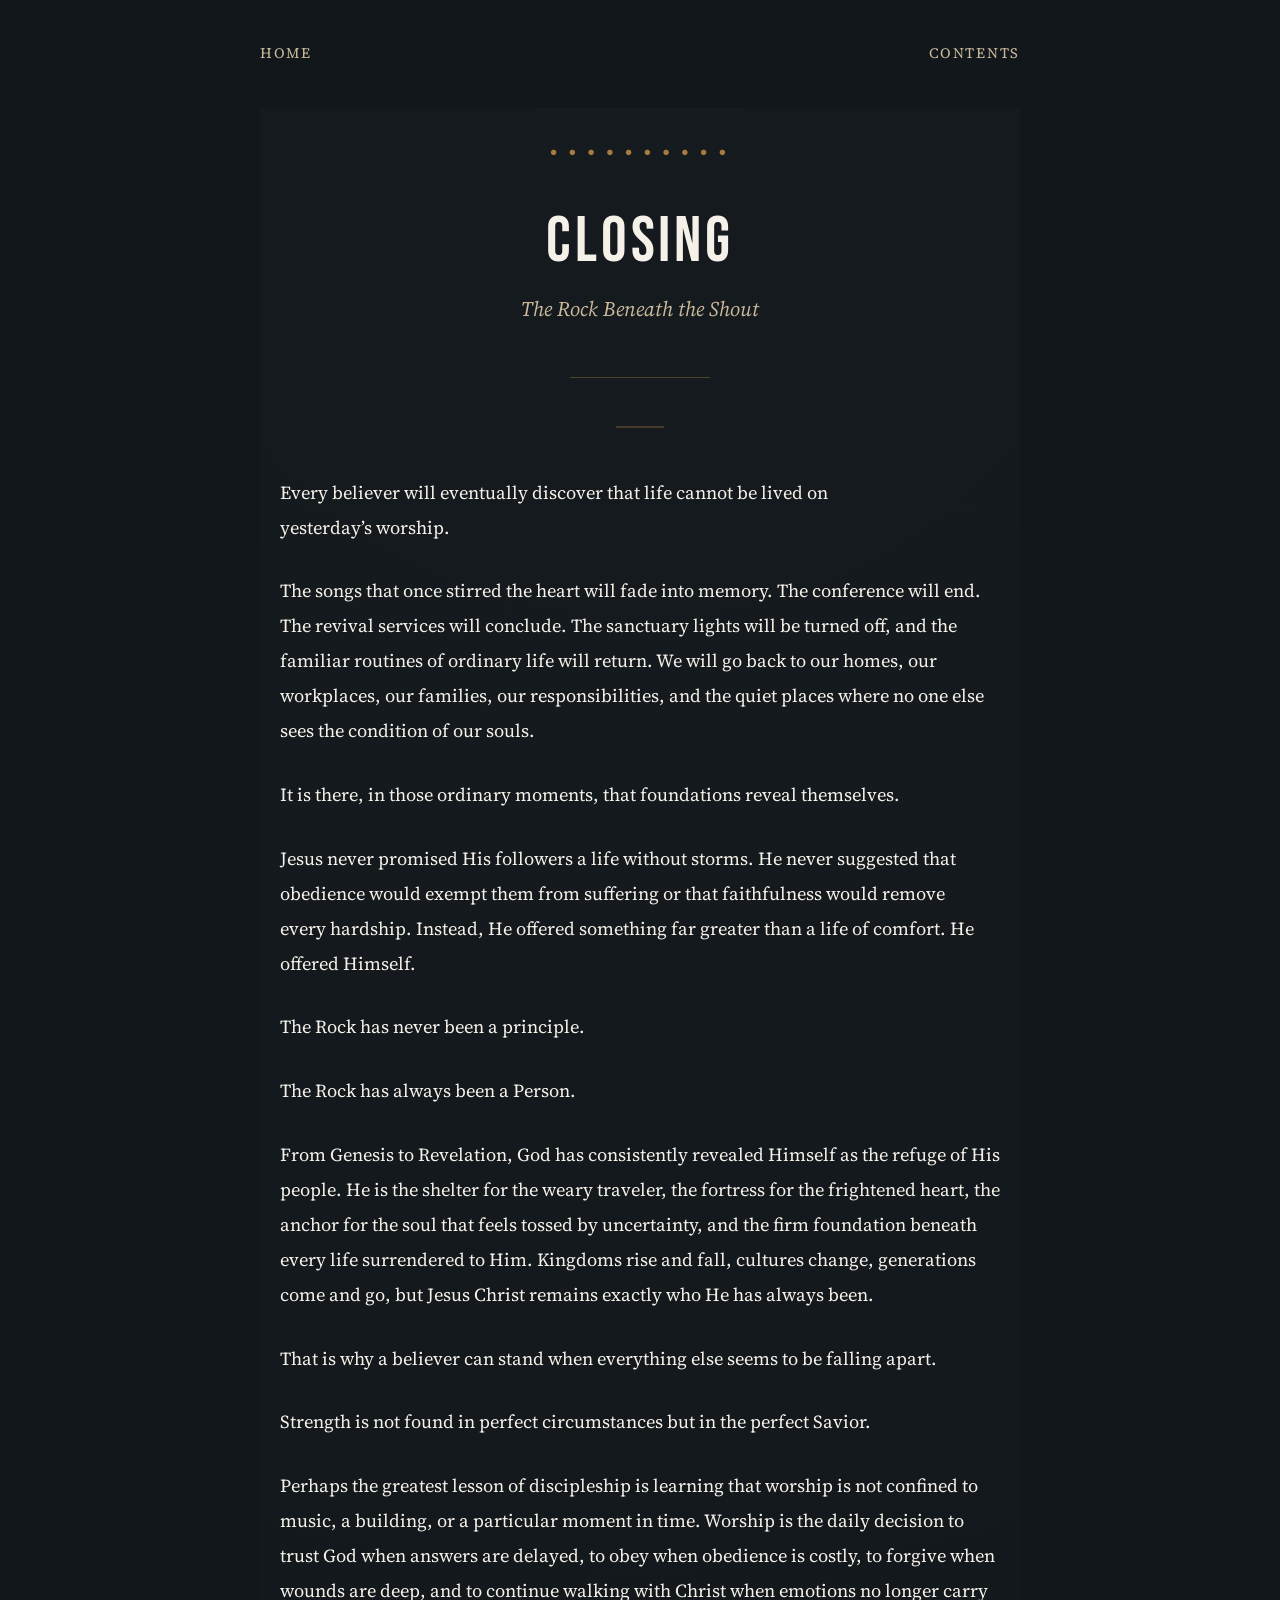
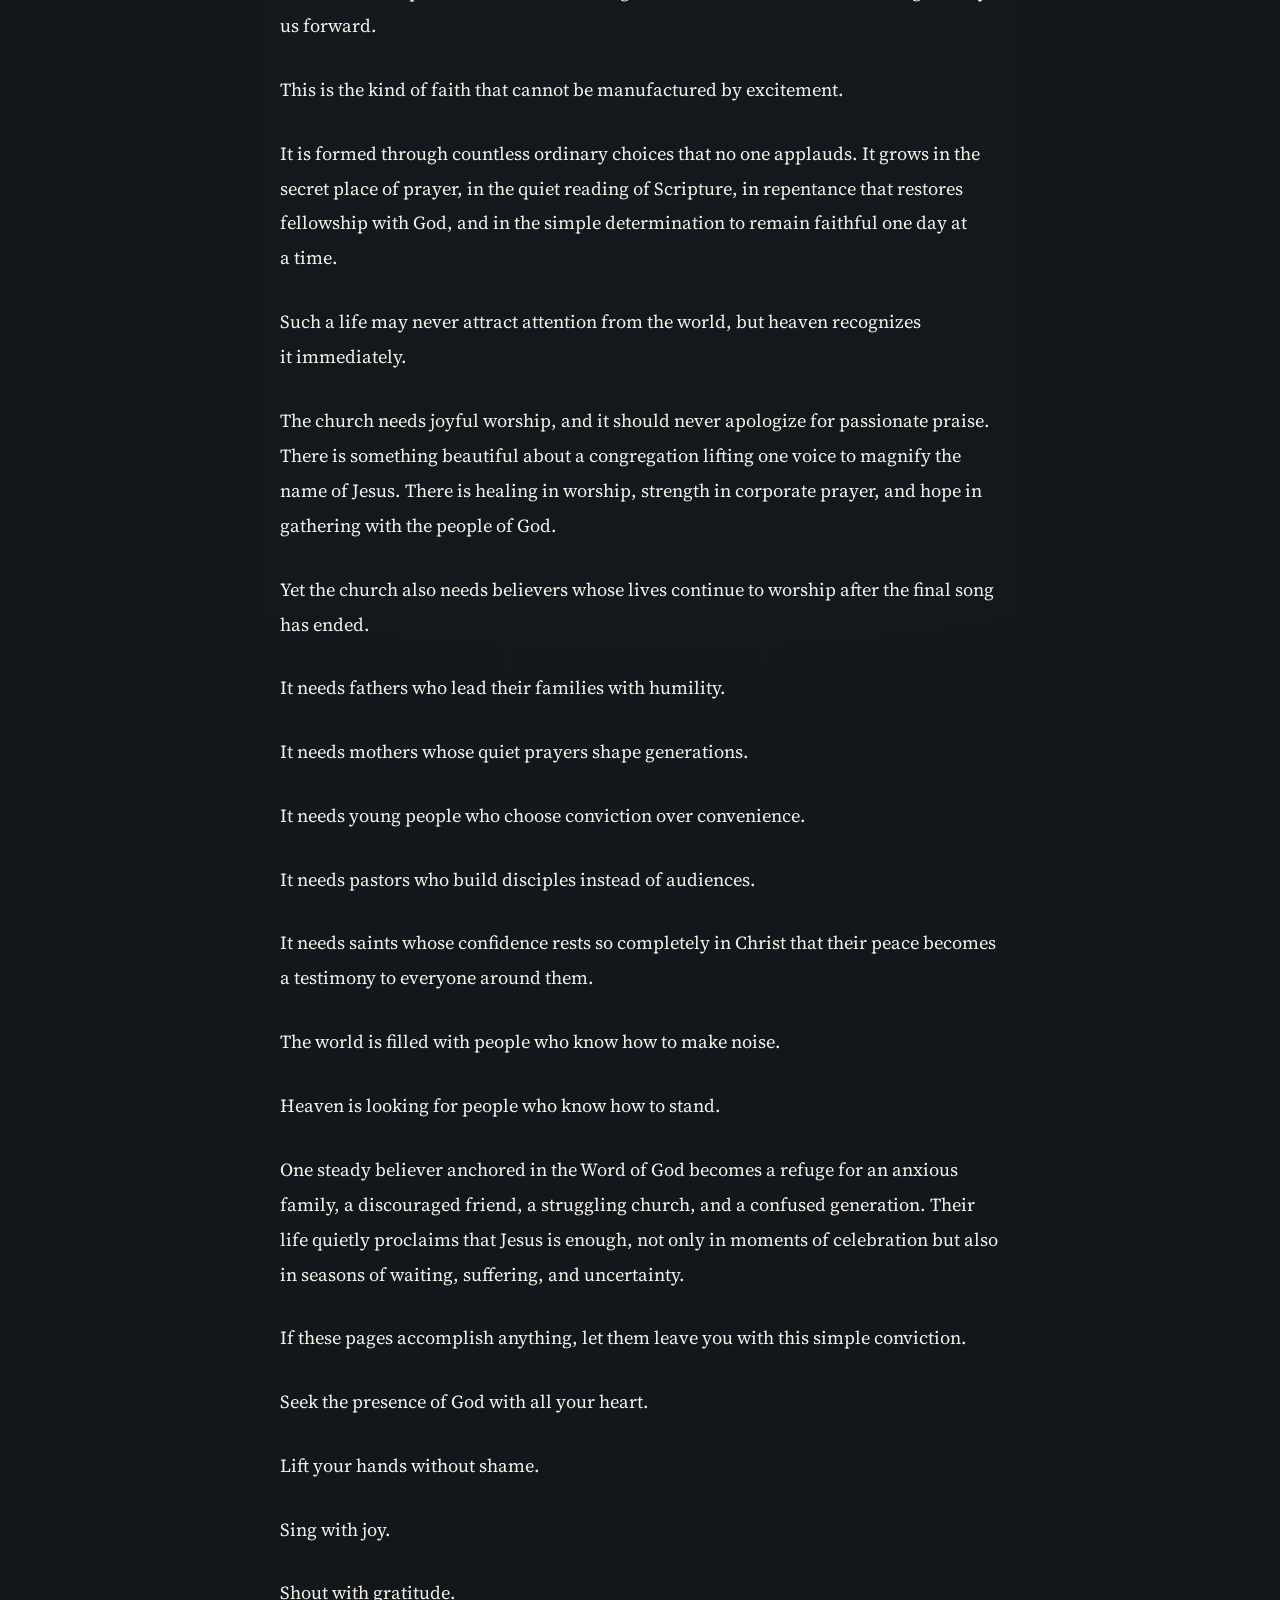
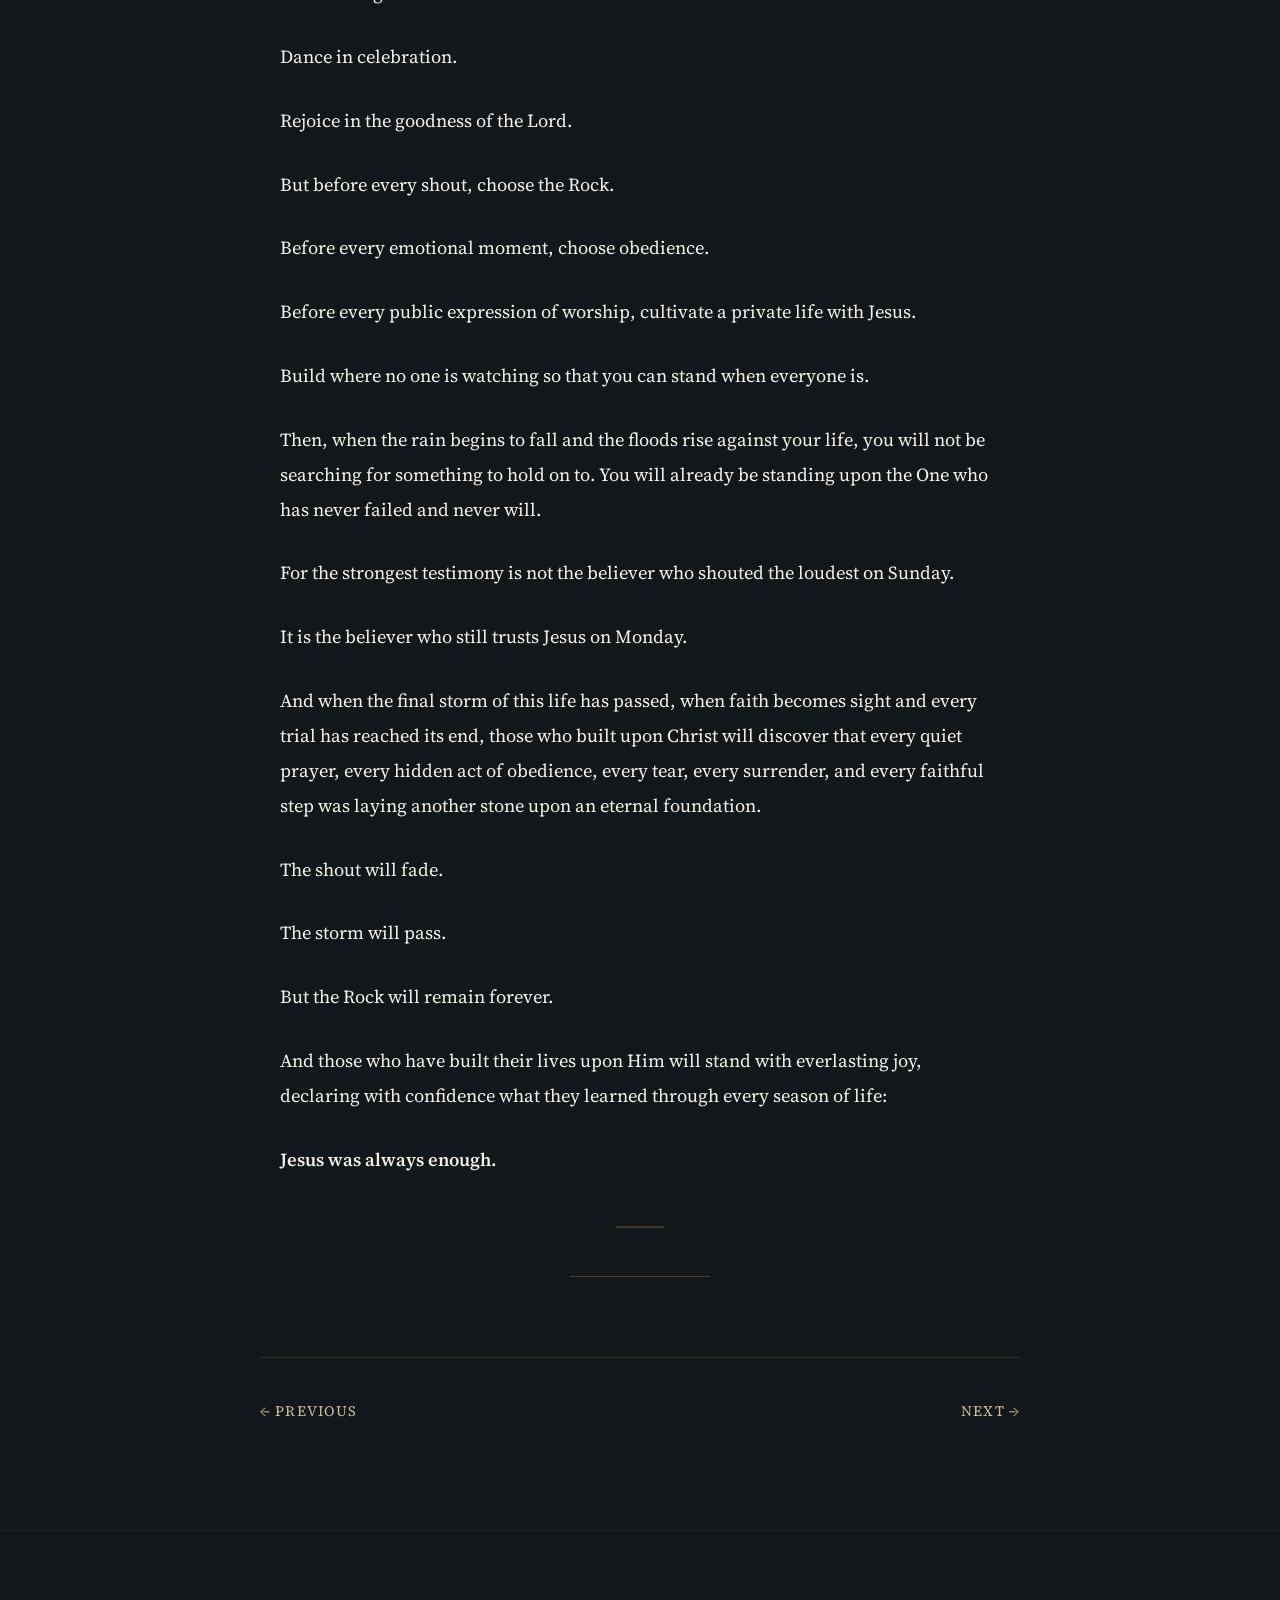
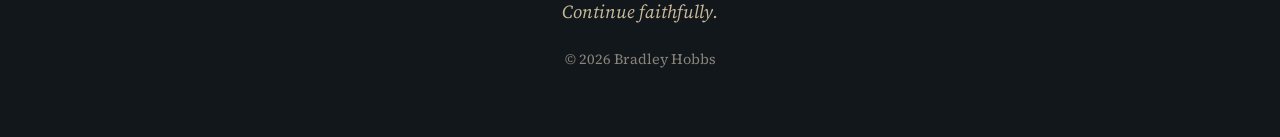
<file: closing.htm>
<!DOCTYPE html>
<html lang="en">
<head>
<meta charset="UTF-8">
<meta name="viewport" content="width=device-width, initial-scale=1.0">
<title>Closing | The Rock Beneath the Shout</title>
<link rel="preconnect" href="https://fonts.googleapis.com">
<link rel="preconnect" href="https://fonts.gstatic.com" crossorigin>
<link href="https://fonts.googleapis.com/css2?family=Bebas+Neue&family=Source+Serif+4:wght@400;600&display=swap" rel="stylesheet">
<link rel="stylesheet" href="styles.css">
<meta
name="description"
content="Closing thoughts from A Foundation Before the Shout by Bradley Hobbs.">
</head>
<body>
<header class="page-header">
<nav>
<a href="index.html">Home</a>
<a href="contents.html">Contents</a>
</nav>
</header>
<main class="reading-page">
<div class="progress">
● ● ● ● ● ● ● ● ● ●
</div>
<h1>
Closing
</h1>
<p class="chapter-subtitle">
The Rock Beneath the Shout
</p>
<div class="page-divider"></div>
<section class="book-content">
<p>
Every believer will eventually discover that life cannot be lived on yesterday’s worship.
</p>
<p>
The songs that once stirred the heart will fade into memory. The conference will end. The revival services will conclude. The sanctuary lights will be turned off, and the familiar routines of ordinary life will return. We will go back to our homes, our workplaces, our families, our responsibilities, and the quiet places where no one else sees the condition of our souls.
</p>
<p>
It is there, in those ordinary moments, that foundations reveal themselves.
</p>
<p>
Jesus never promised His followers a life without storms. He never suggested that obedience would exempt them from suffering or that faithfulness would remove every hardship. Instead, He offered something far greater than a life of comfort. He offered Himself.
</p>
<p>
The Rock has never been a principle.
</p>
<p>
The Rock has always been a Person.
</p>
<p>
From Genesis to Revelation, God has consistently revealed Himself as the refuge of His people. He is the shelter for the weary traveler, the fortress for the frightened heart, the anchor for the soul that feels tossed by uncertainty, and the firm foundation beneath every life surrendered to Him. Kingdoms rise and fall, cultures change, generations come and go, but Jesus Christ remains exactly who He has always been.
</p>
<p>
That is why a believer can stand when everything else seems to be falling apart.
</p>
<p>
Strength is not found in perfect circumstances but in the perfect Savior.
</p>
<p>
Perhaps the greatest lesson of discipleship is learning that worship is not confined to music, a building, or a particular moment in time. Worship is the daily decision to trust God when answers are delayed, to obey when obedience is costly, to forgive when wounds are deep, and to continue walking with Christ when emotions no longer carry us forward.
</p>
<p>
This is the kind of faith that cannot be manufactured by excitement.
</p>
<p>
It is formed through countless ordinary choices that no one applauds. It grows in the secret place of prayer, in the quiet reading of Scripture, in repentance that restores fellowship with God, and in the simple determination to remain faithful one day at a time.
</p>
<p>
Such a life may never attract attention from the world, but heaven recognizes it immediately.
</p>
<p>
The church needs joyful worship, and it should never apologize for passionate praise. There is something beautiful about a congregation lifting one voice to magnify the name of Jesus. There is healing in worship, strength in corporate prayer, and hope in gathering with the people of God.
</p>
<p>
Yet the church also needs believers whose lives continue to worship after the final song has ended.
</p>
<p>
It needs fathers who lead their families with humility.
</p>
<p>
It needs mothers whose quiet prayers shape generations.
</p>
<p>
It needs young people who choose conviction over convenience.
</p>
<p>
It needs pastors who build disciples instead of audiences.
</p>
<p>
It needs saints whose confidence rests so completely in Christ that their peace becomes a testimony to everyone around them.
</p>
<p>
The world is filled with people who know how to make noise.
</p>
<p>
Heaven is looking for people who know how to stand.
</p>
<p>
One steady believer anchored in the Word of God becomes a refuge for an anxious family, a discouraged friend, a struggling church, and a confused generation. Their life quietly proclaims that Jesus is enough, not only in moments of celebration but also in seasons of waiting, suffering, and uncertainty.
</p>
<p>
If these pages accomplish anything, let them leave you with this simple conviction.
</p>
<p>
Seek the presence of God with all your heart.
</p>
<p>
Lift your hands without shame.
</p>
<p>
Sing with joy.
</p>
<p>
Shout with gratitude.
</p>
<p>
Dance in celebration.
</p>
<p>
Rejoice in the goodness of the Lord.
</p>
<p>
But before every shout, choose the Rock.
</p>
<p>
Before every emotional moment, choose obedience.
</p>
<p>
Before every public expression of worship, cultivate a private life with Jesus.
</p>
<p>
Build where no one is watching so that you can stand when everyone is.
</p>
<p>
Then, when the rain begins to fall and the floods rise against your life, you will not be searching for something to hold on to. You will already be standing upon the One who has never failed and never will.
</p>
<p>
For the strongest testimony is not the believer who shouted the loudest on Sunday.
</p>
<p>
It is the believer who still trusts Jesus on Monday.
</p>
<p>
And when the final storm of this life has passed, when faith becomes sight and every trial has reached its end, those who built upon Christ will discover that every quiet prayer, every hidden act of obedience, every tear, every surrender, and every faithful step was laying another stone upon an eternal foundation.
</p>
<p>
The shout will fade.
</p>
<p>
The storm will pass.
</p>
<p>
But the Rock will remain forever.
</p>
<p>
And those who have built their lives upon Him will stand with everlasting joy, declaring with confidence what they learned through every season of life:
</p>
<p>
<strong>Jesus was always enough.</strong>
</p>
</section>
<div class="page-divider"></div>
<nav class="page-navigation">
<a href="chapter5.html">
&larr; Previous
</a>
<a href="prayer-closing.html">
Next &rarr;
</a>
</nav>
</main>
<footer>
<p>
Continue faithfully.
</p>
<p>
&copy; 2026 Bradley Hobbs
</p>
</footer>
</body>
</html>
</file>
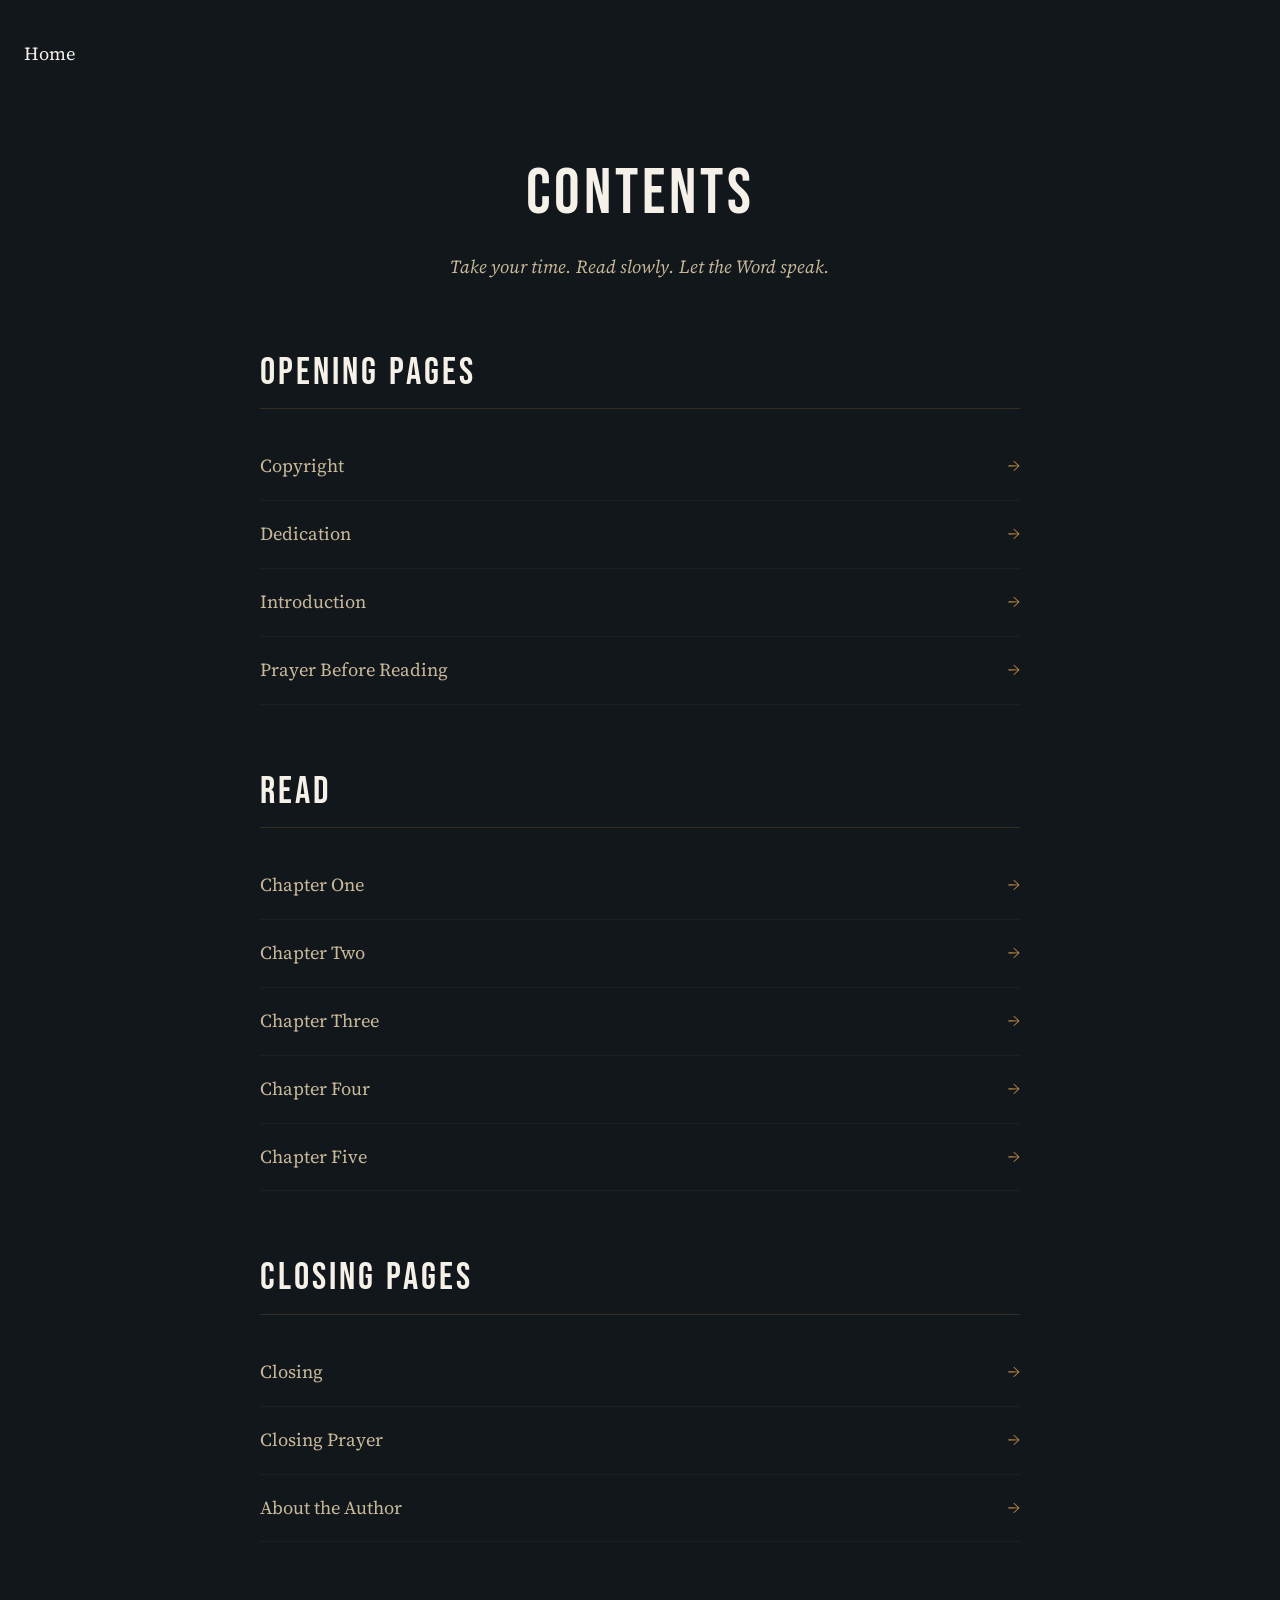
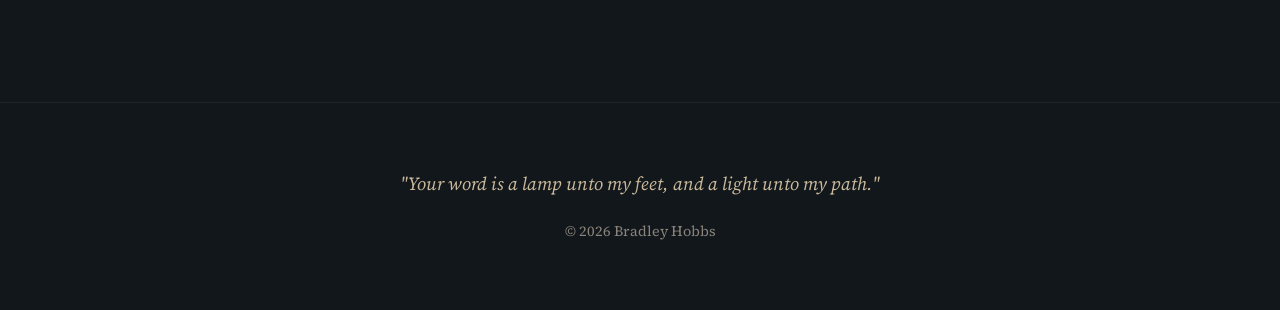
<file: contents.html>
<!DOCTYPE html>

<html lang="en">

<head>

<meta charset="UTF-8">

<meta name="viewport" content="width=device-width, initial-scale=1.0">

<title>Contents | A Foundation Before the Shout</title>

<link rel="preconnect" href="https://fonts.googleapis.com">

<link rel="preconnect" href="https://fonts.gstatic.com" crossorigin>

<link href="https://fonts.googleapis.com/css2?family=Bebas+Neue&family=Source+Serif+4:wght@400;600&display=swap" rel="stylesheet">

<link rel="stylesheet" href="styles.css">

</head>

<body>

<header class="page-header">

<a href="index.html" class="home-link">

Home

</a>

</header>

<main class="contents-container">

<h1>

Contents

</h1>

<p class="contents-intro">

Take your time.

Read slowly.

Let the Word speak.

</p>

<section class="contents-section">

<h2>

Opening Pages

</h2>

<a href="copyright.html" class="contents-card">

<span>Copyright</span>

<span>→</span>

</a>

<a href="dedication.html" class="contents-card">

<span>Dedication</span>

<span>→</span>

</a>

<a href="introduction.html" class="contents-card">

<span>Introduction</span>

<span>→</span>

</a>

<a href="prayer-introduction.html" class="contents-card">

<span>Prayer Before Reading</span>

<span>→</span>

</a>

</section>

<section class="contents-section">

<h2>

Read

</h2>

<a href="chapter1.html" class="contents-card">

<span>Chapter One</span>

<span>→</span>

</a>

<a href="chapter2.html" class="contents-card">

<span>Chapter Two</span>

<span>→</span>

</a>

<a href="chapter3.html" class="contents-card">

<span>Chapter Three</span>

<span>→</span>

</a>

<a href="chapter4.html" class="contents-card">

<span>Chapter Four</span>

<span>→</span>

</a>

<a href="chapter5.html" class="contents-card">

<span>Chapter Five</span>

<span>→</span>

</a>

</section>

<section class="contents-section">

<h2>

Closing Pages

</h2>

<a href="closing.htm" class="contents-card">

<span>Closing</span>

<span>→</span>

</a>

<a href="prayer-closing.html" class="contents-card">

<span>Closing Prayer</span>

<span>→</span>

</a>

<a href="author.html" class="contents-card">

<span>About the Author</span>

<span>→</span>

</a>

</section>

</main>

<footer>

<p>

"Your word is a lamp unto my feet, and a light unto my path."

</p>

<p>

&copy; 2026 Bradley Hobbs

</p>

</footer>

</body>

</html>
</file>
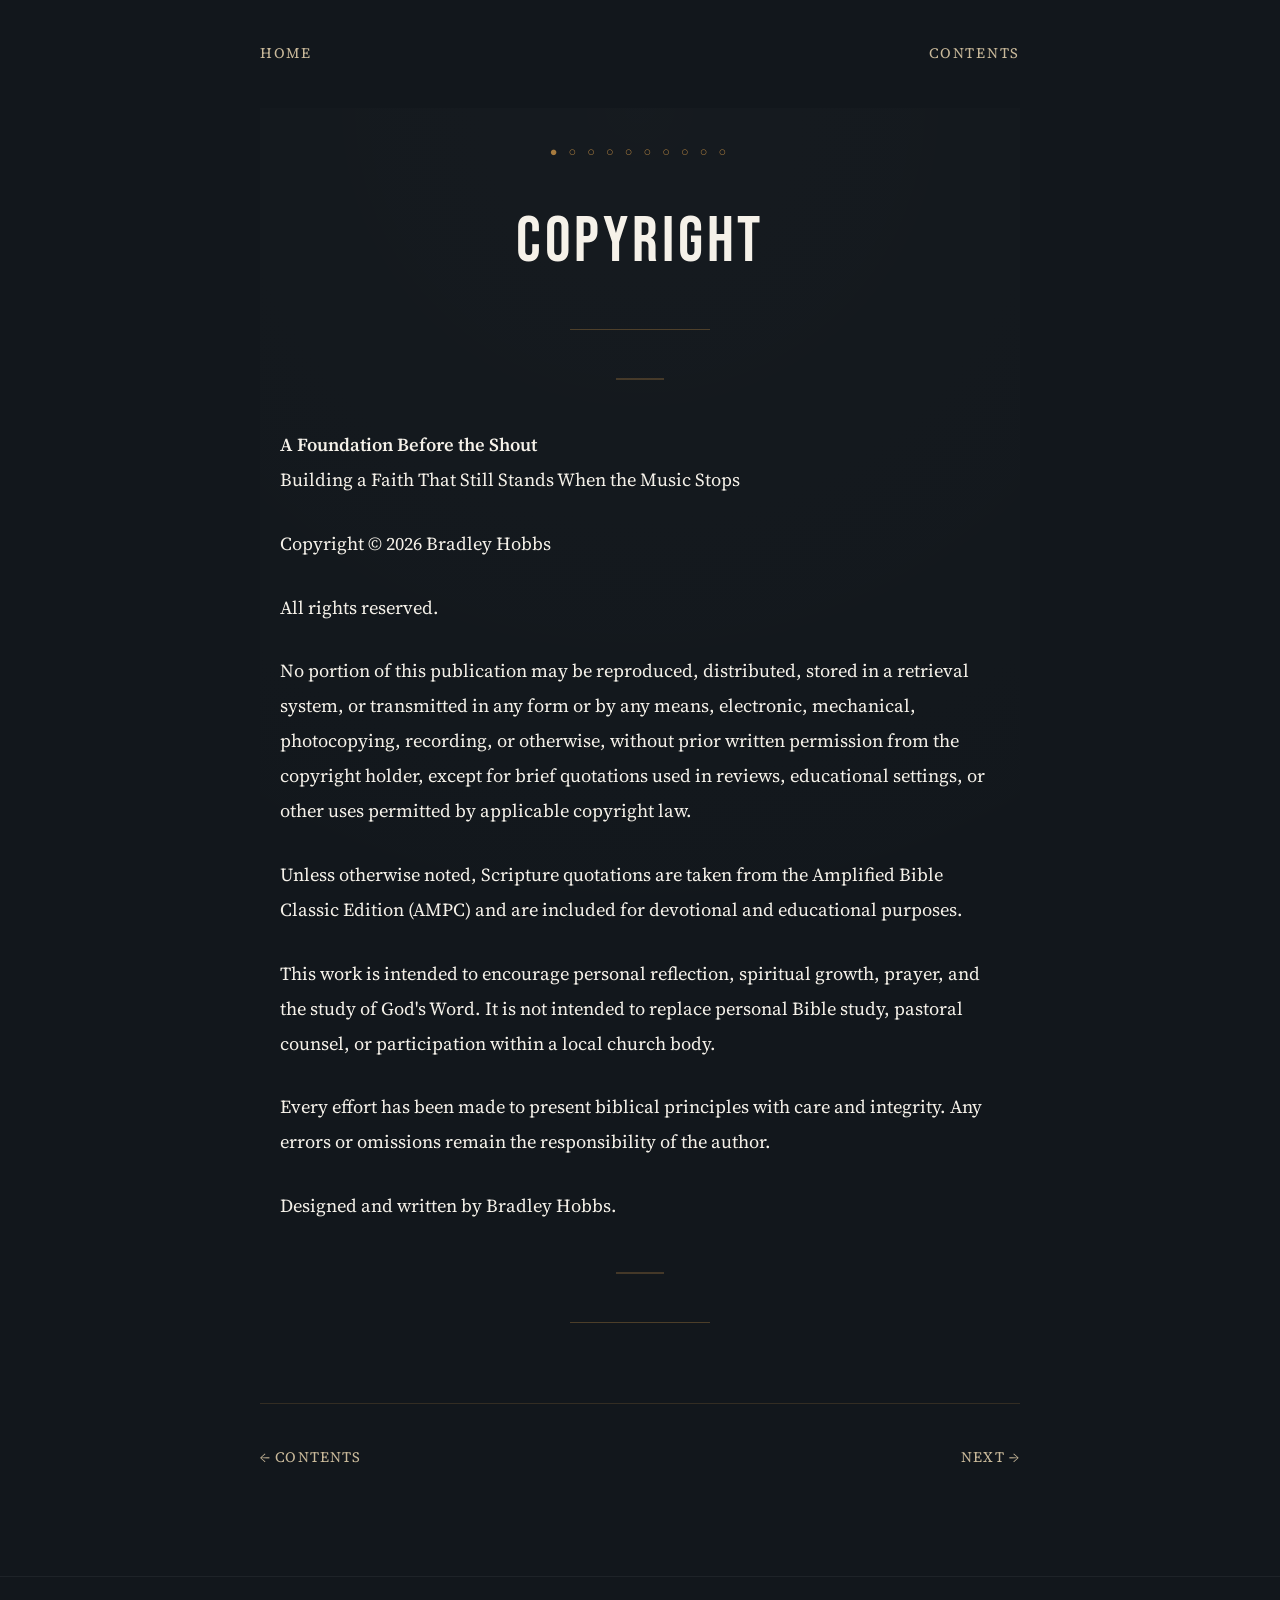
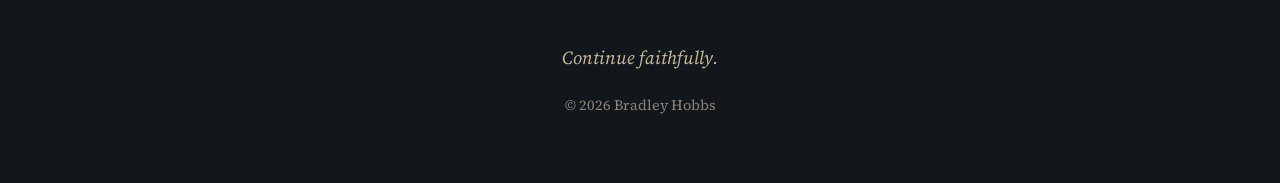
<file: copyright.html>
<!DOCTYPE html>

<html lang="en">

<head>

<meta charset="UTF-8">

<meta name="viewport" content="width=device-width, initial-scale=1.0">

<title>Copyright | A Foundation Before the Shout</title>

<link rel="preconnect" href="https://fonts.googleapis.com">

<link rel="preconnect" href="https://fonts.gstatic.com" crossorigin>

<link href="https://fonts.googleapis.com/css2?family=Bebas+Neue&family=Source+Serif+4:wght@400;600&display=swap" rel="stylesheet">

<link rel="stylesheet" href="styles.css">

<meta name="description"
content="Copyright information for A Foundation Before the Shout by Bradley Hobbs.">

</head>

<body>

<header class="page-header">

<nav>

<a href="index.html">Home</a>

<a href="contents.html">Contents</a>

</nav>

</header>

<main class="reading-page">

<div class="progress">

● ○ ○ ○ ○ ○ ○ ○ ○ ○

</div>

<h1>

Copyright

</h1>

<div class="page-divider"></div>

<section class="book-content">

<p>

<strong>A Foundation Before the Shout</strong><br>

Building a Faith That Still Stands When the Music Stops

</p>

<p>

Copyright &copy; 2026 Bradley Hobbs

</p>

<p>

All rights reserved.

</p>

<p>

No portion of this publication may be reproduced, distributed, stored in a retrieval system, or transmitted in any form or by any means, electronic, mechanical, photocopying, recording, or otherwise, without prior written permission from the copyright holder, except for brief quotations used in reviews, educational settings, or other uses permitted by applicable copyright law.

</p>

<p>

Unless otherwise noted, Scripture quotations are taken from the Amplified Bible Classic Edition (AMPC) and are included for devotional and educational purposes.

</p>

<p>

This work is intended to encourage personal reflection, spiritual growth, prayer, and the study of God's Word. It is not intended to replace personal Bible study, pastoral counsel, or participation within a local church body.

</p>

<p>

Every effort has been made to present biblical principles with care and integrity. Any errors or omissions remain the responsibility of the author.

</p>

<p>

Designed and written by Bradley Hobbs.

</p>

</section>

<div class="page-divider"></div>

<nav class="page-navigation">

<a href="contents.html">

&larr; Contents

</a>

<a href="dedication.html">

Next &rarr;

</a>

</nav>

</main>

<footer>

<p>

Continue faithfully.

</p>

<p>

&copy; 2026 Bradley Hobbs

</p>

</footer>

</body>

</html>
</file>
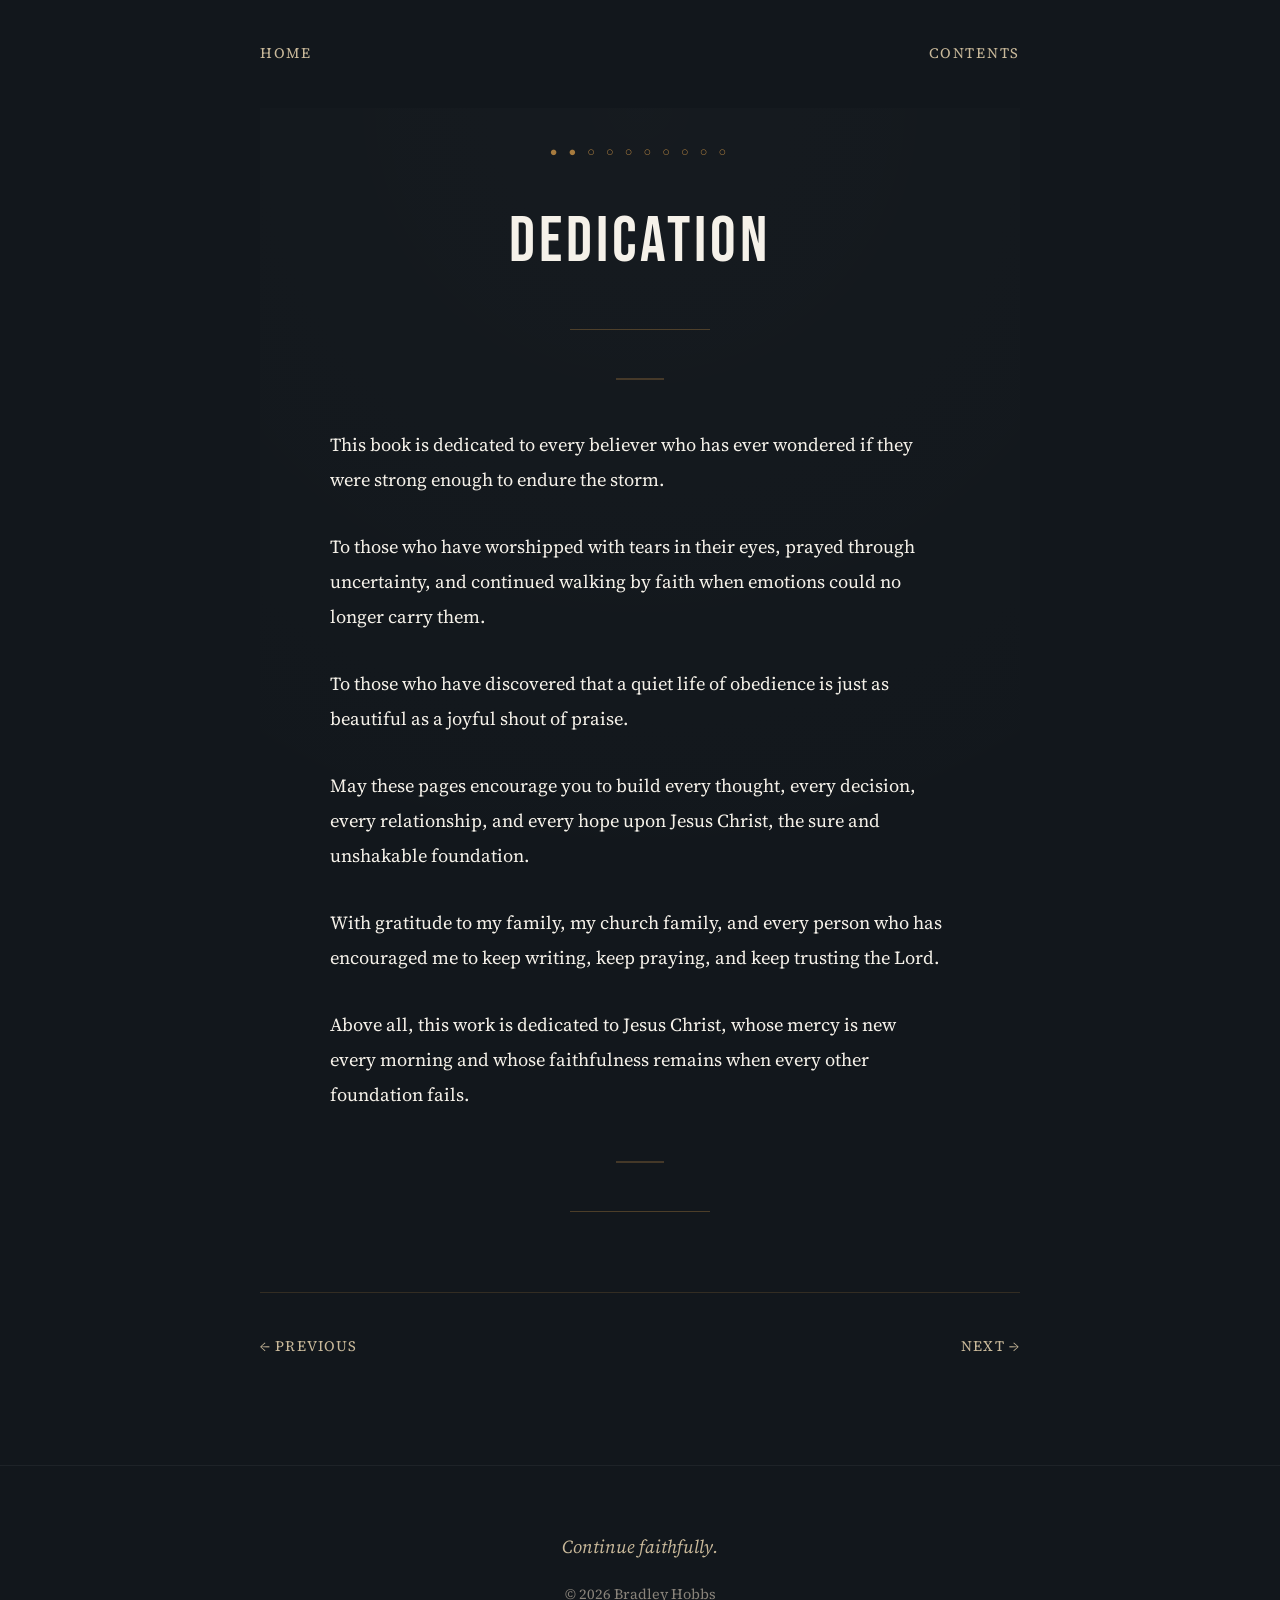
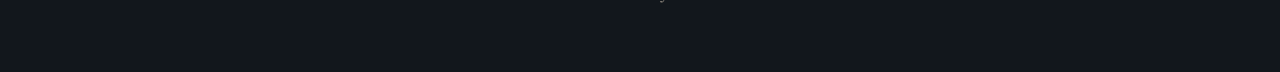
<file: dedication.html>
<!DOCTYPE html>

<html lang="en">

<head>

<meta charset="UTF-8">

<meta name="viewport" content="width=device-width, initial-scale=1.0">

<title>Dedication | A Foundation Before the Shout</title>

<link rel="preconnect" href="https://fonts.googleapis.com">

<link rel="preconnect" href="https://fonts.gstatic.com" crossorigin>

<link href="https://fonts.googleapis.com/css2?family=Bebas+Neue&family=Source+Serif+4:wght@400;600&display=swap" rel="stylesheet">

<link rel="stylesheet" href="styles.css">

<meta name="description"
content="Dedication for A Foundation Before the Shout by Bradley Hobbs.">

</head>

<body>

<header class="page-header">

<nav>

<a href="index.html">Home</a>

<a href="contents.html">Contents</a>

</nav>

</header>

<main class="reading-page">

<div class="progress">

● ● ○ ○ ○ ○ ○ ○ ○ ○

</div>

<h1>

Dedication

</h1>

<div class="page-divider"></div>

<section class="book-content dedication">

<p>

This book is dedicated to every believer who has ever wondered if they were
strong enough to endure the storm.

</p>

<p>

To those who have worshipped with tears in their eyes, prayed through
uncertainty, and continued walking by faith when emotions could no longer
carry them.

</p>

<p>

To those who have discovered that a quiet life of obedience is just as
beautiful as a joyful shout of praise.

</p>

<p>

May these pages encourage you to build every thought, every decision, every
relationship, and every hope upon Jesus Christ, the sure and unshakable
foundation.

</p>

<p>

With gratitude to my family, my church family, and every person who has
encouraged me to keep writing, keep praying, and keep trusting the Lord.

</p>

<p>

Above all, this work is dedicated to Jesus Christ, whose mercy is new every
morning and whose faithfulness remains when every other foundation fails.

</p>

</section>

<div class="page-divider"></div>

<nav class="page-navigation">

<a href="copyright.html">

&larr; Previous

</a>

<a href="introduction.html">

Next &rarr;

</a>

</nav>

</main>

<footer>

<p>

Continue faithfully.

</p>

<p>

&copy; 2026 Bradley Hobbs

</p>

</footer>

</body>

</html>
</file>
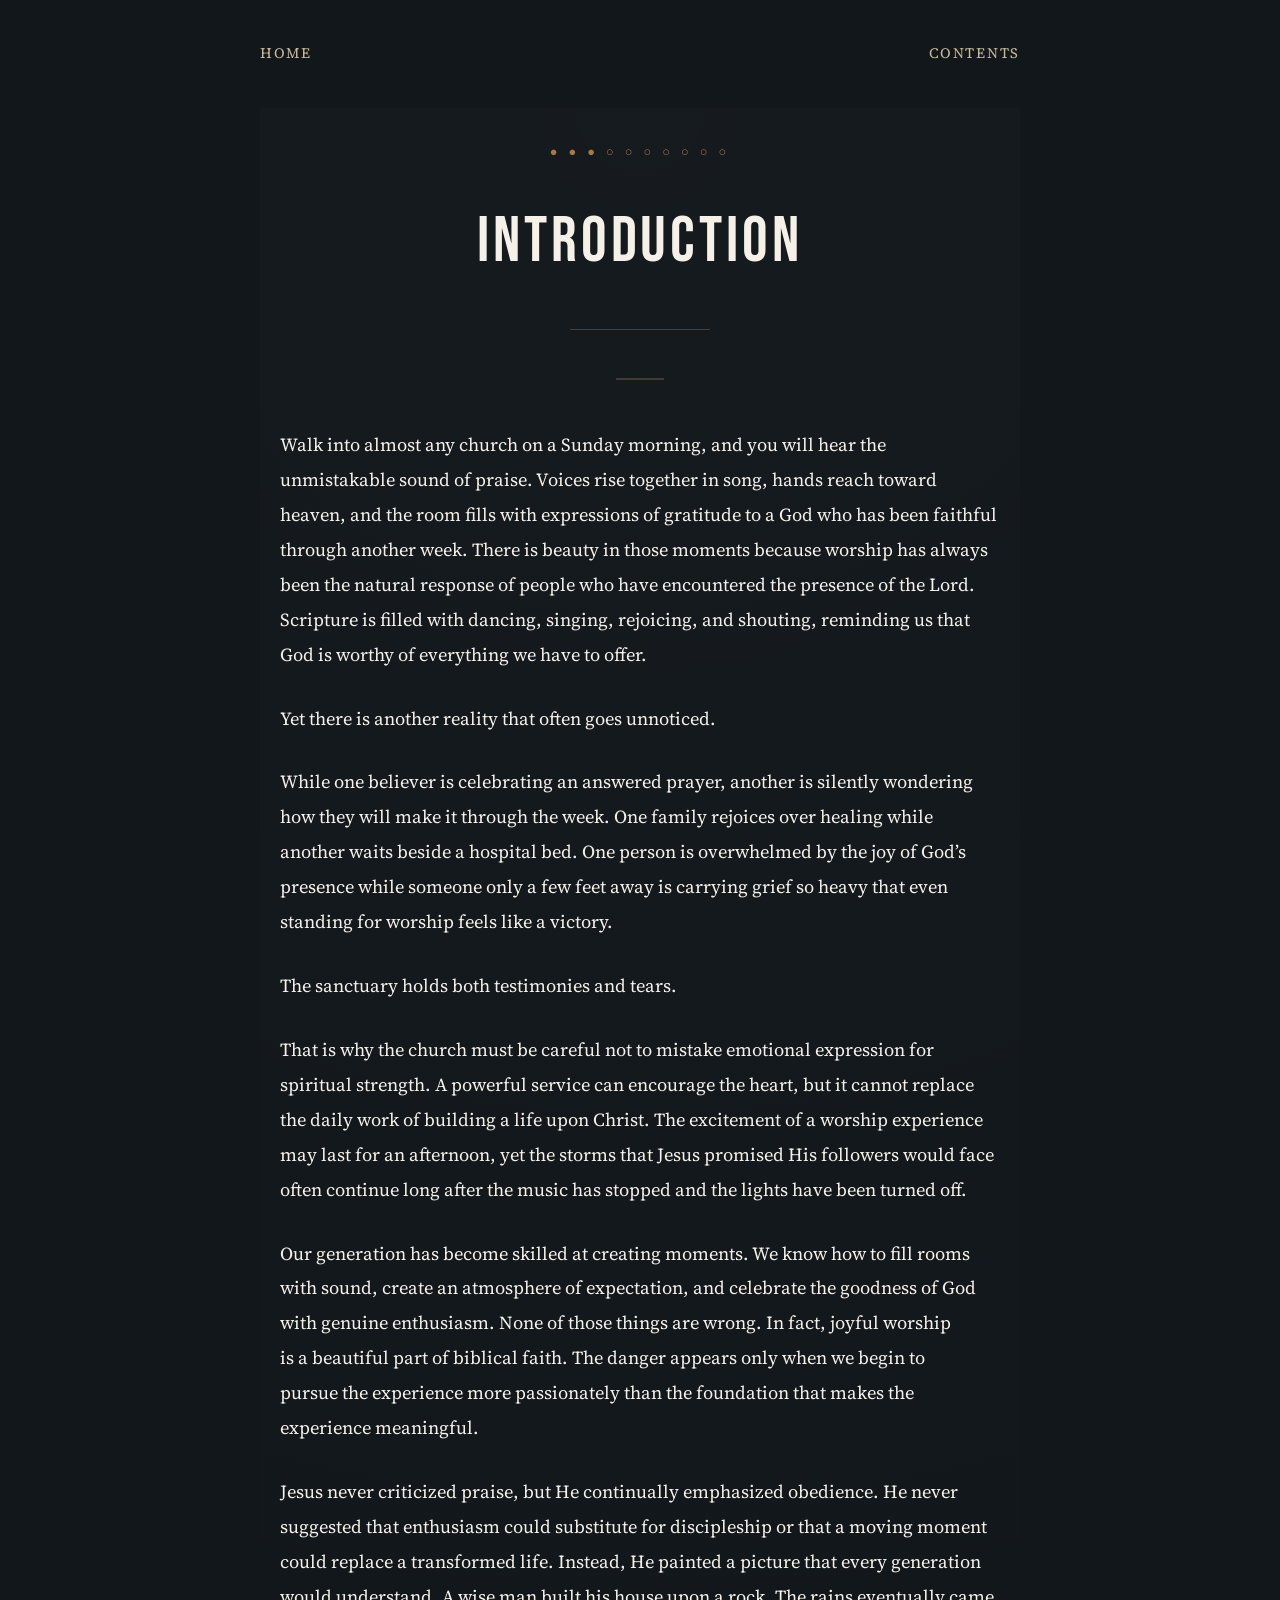
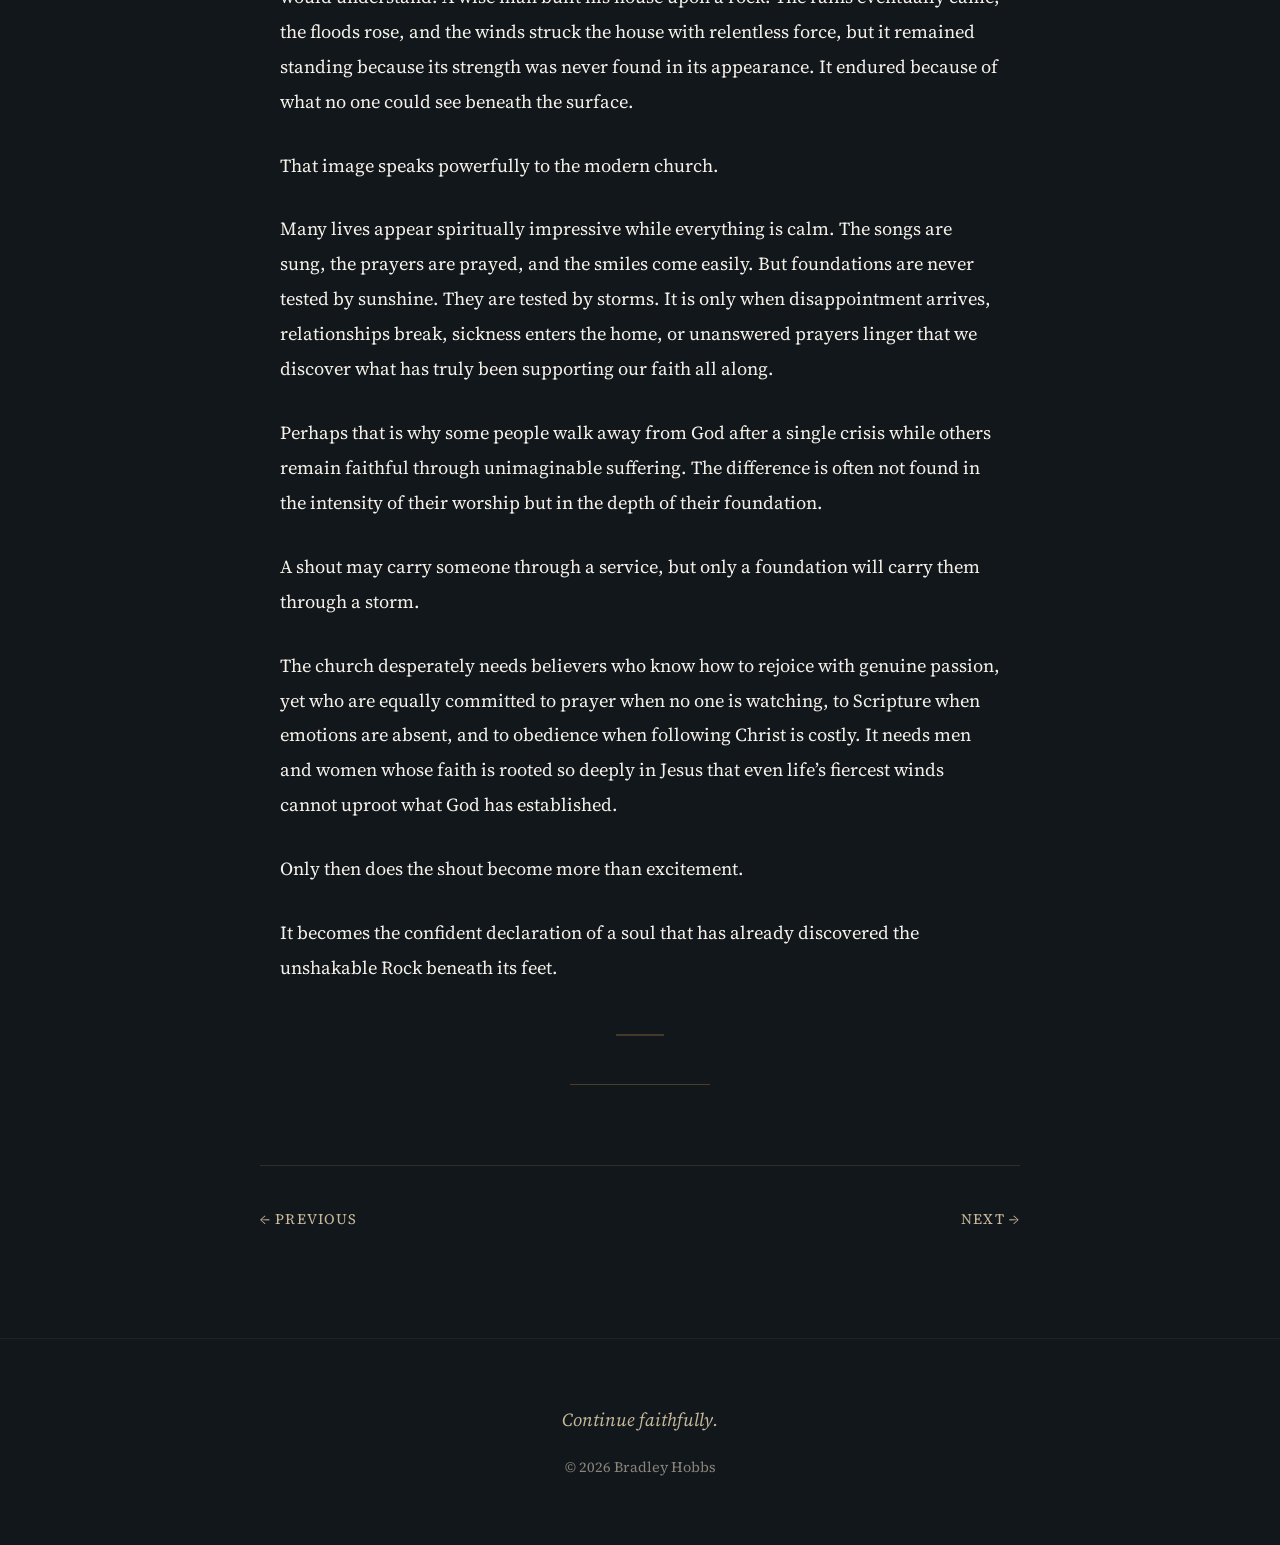
<file: introduction.html>
<!DOCTYPE html>
<html lang="en">
<head>
<meta charset="UTF-8">
<meta name="viewport" content="width=device-width, initial-scale=1.0">
<title>Introduction | A Foundation Before the Shout</title>
<link rel="preconnect" href="https://fonts.googleapis.com">
<link rel="preconnect" href="https://fonts.gstatic.com" crossorigin>
<link href="https://fonts.googleapis.com/css2?family=Bebas+Neue&family=Source+Serif+4:wght@400;600&display=swap" rel="stylesheet">
<link rel="stylesheet" href="styles.css">
<meta
name="description"
content="Introduction to A Foundation Before the Shout by Bradley Hobbs.">
</head>
<body>
<header class="page-header">
<nav>
<a href="index.html">Home</a>
<a href="contents.html">Contents</a>
</nav>
</header>
<main class="reading-page">
<div class="progress">
● ● ● ○ ○ ○ ○ ○ ○ ○
</div>
<h1>
Introduction
</h1>
<div class="page-divider"></div>
<section class="book-content">
<p>
Walk into almost any church on a Sunday morning, and you will hear the unmistakable sound of praise. Voices rise together in song, hands reach toward heaven, and the room fills with expressions of gratitude to a God who has been faithful through another week. There is beauty in those moments because worship has always been the natural response of people who have encountered the presence of the Lord. Scripture is filled with dancing, singing, rejoicing, and shouting, reminding us that God is worthy of everything we have to offer.
</p>
<p>
Yet there is another reality that often goes unnoticed.
</p>
<p>
While one believer is celebrating an answered prayer, another is silently wondering how they will make it through the week. One family rejoices over healing while another waits beside a hospital bed. One person is overwhelmed by the joy of God’s presence while someone only a few feet away is carrying grief so heavy that even standing for worship feels like a victory.
</p>
<p>
The sanctuary holds both testimonies and tears.
</p>
<p>
That is why the church must be careful not to mistake emotional expression for spiritual strength. A powerful service can encourage the heart, but it cannot replace the daily work of building a life upon Christ. The excitement of a worship experience may last for an afternoon, yet the storms that Jesus promised His followers would face often continue long after the music has stopped and the lights have been turned off.
</p>
<p>
Our generation has become skilled at creating moments. We know how to fill rooms with sound, create an atmosphere of expectation, and celebrate the goodness of God with genuine enthusiasm. None of those things are wrong. In fact, joyful worship is a beautiful part of biblical faith. The danger appears only when we begin to pursue the experience more passionately than the foundation that makes the experience meaningful.
</p>
<p>
Jesus never criticized praise, but He continually emphasized obedience. He never suggested that enthusiasm could substitute for discipleship or that a moving moment could replace a transformed life. Instead, He painted a picture that every generation would understand. A wise man built his house upon a rock. The rains eventually came, the floods rose, and the winds struck the house with relentless force, but it remained standing because its strength was never found in its appearance. It endured because of what no one could see beneath the surface.
</p>
<p>
That image speaks powerfully to the modern church.
</p>
<p>
Many lives appear spiritually impressive while everything is calm. The songs are sung, the prayers are prayed, and the smiles come easily. But foundations are never tested by sunshine. They are tested by storms. It is only when disappointment arrives, relationships break, sickness enters the home, or unanswered prayers linger that we discover what has truly been supporting our faith all along.
</p>
<p>
Perhaps that is why some people walk away from God after a single crisis while others remain faithful through unimaginable suffering. The difference is often not found in the intensity of their worship but in the depth of their foundation.
</p>
<p>
A shout may carry someone through a service, but only a foundation will carry them through a storm.
</p>
<p>
The church desperately needs believers who know how to rejoice with genuine passion, yet who are equally committed to prayer when no one is watching, to Scripture when emotions are absent, and to obedience when following Christ is costly. It needs men and women whose faith is rooted so deeply in Jesus that even life’s fiercest winds cannot uproot what God has established.
</p>
<p>
Only then does the shout become more than excitement.
</p>
<p>
It becomes the confident declaration of a soul that has already discovered the unshakable Rock beneath its feet.
</p>
</section>
<div class="page-divider"></div>
<nav class="page-navigation">
<a href="dedication.html">
&larr; Previous
</a>
<a href="prayer-introduction.html">
Next &rarr;
</a>
</nav>
</main>
<footer>
<p>
Continue faithfully.
</p>
<p>
&copy; 2026 Bradley Hobbs
</p>
</footer>
</body>
</html>
</file>
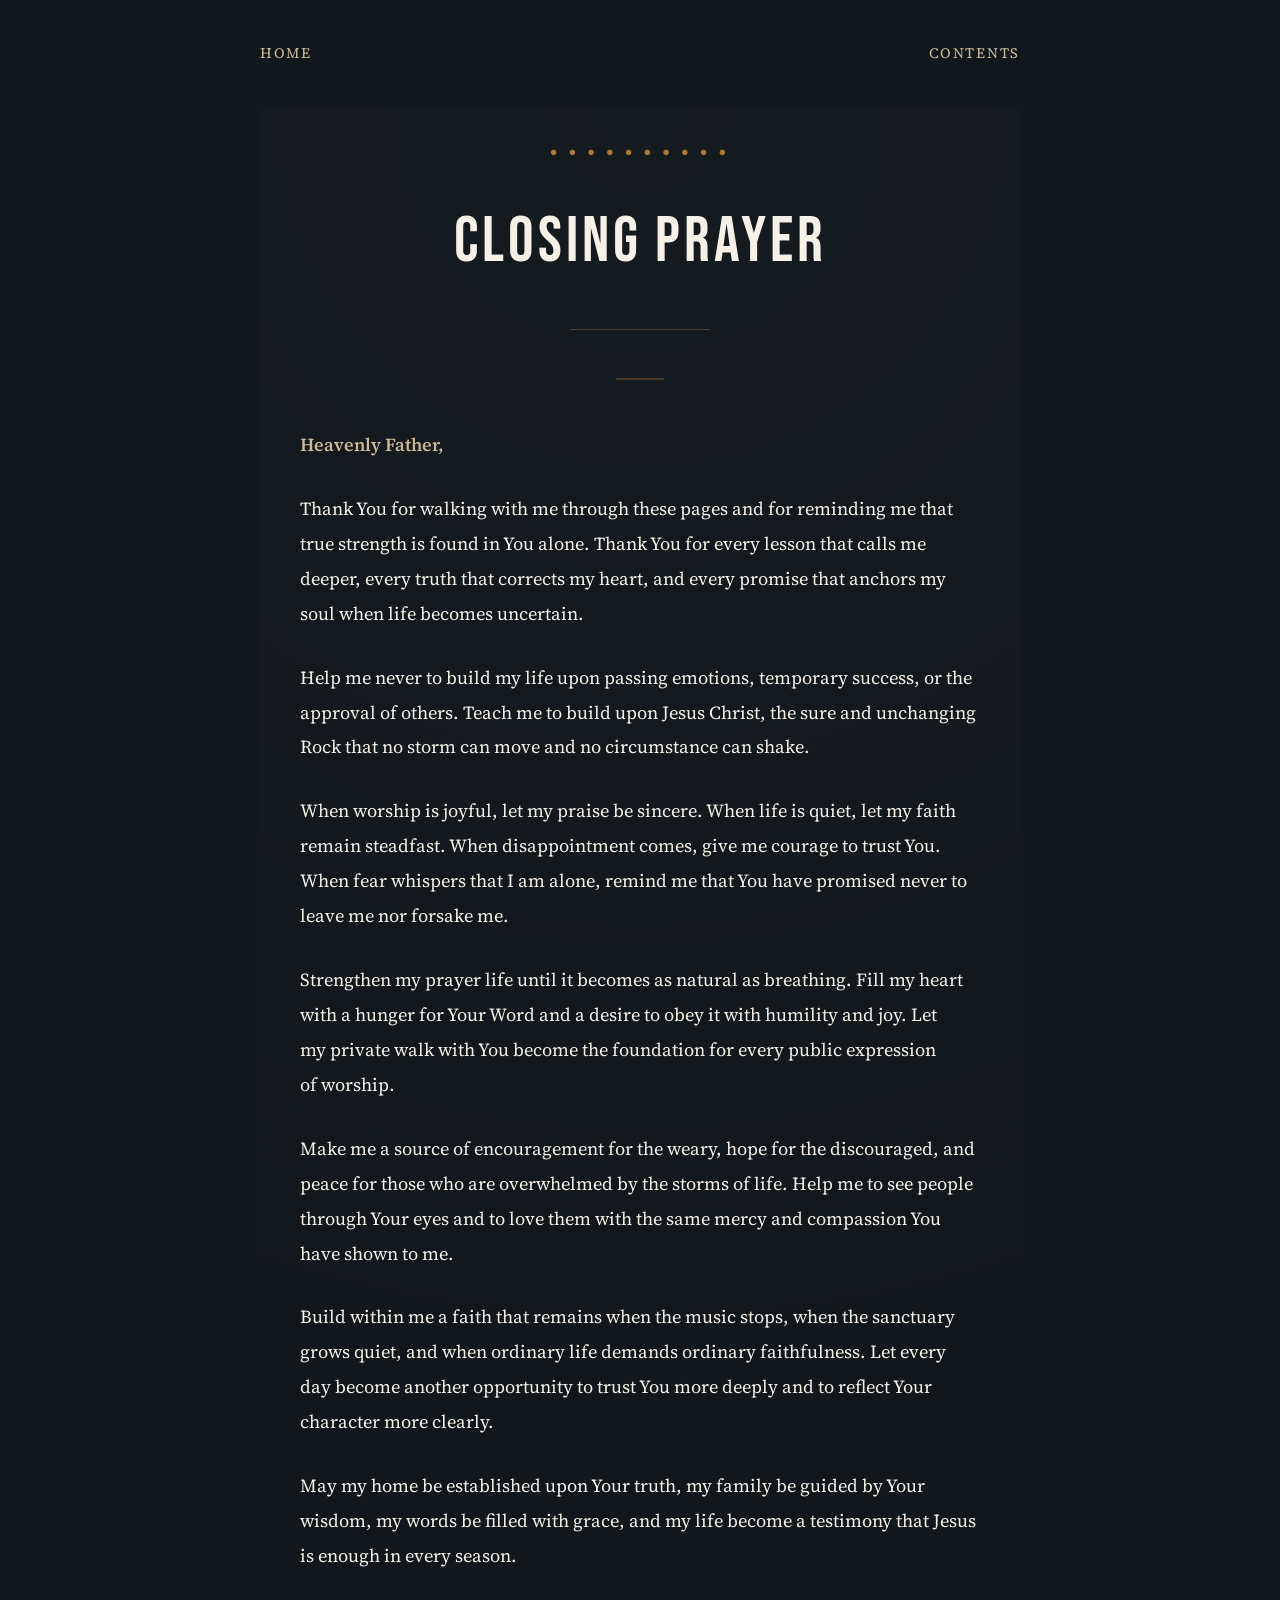
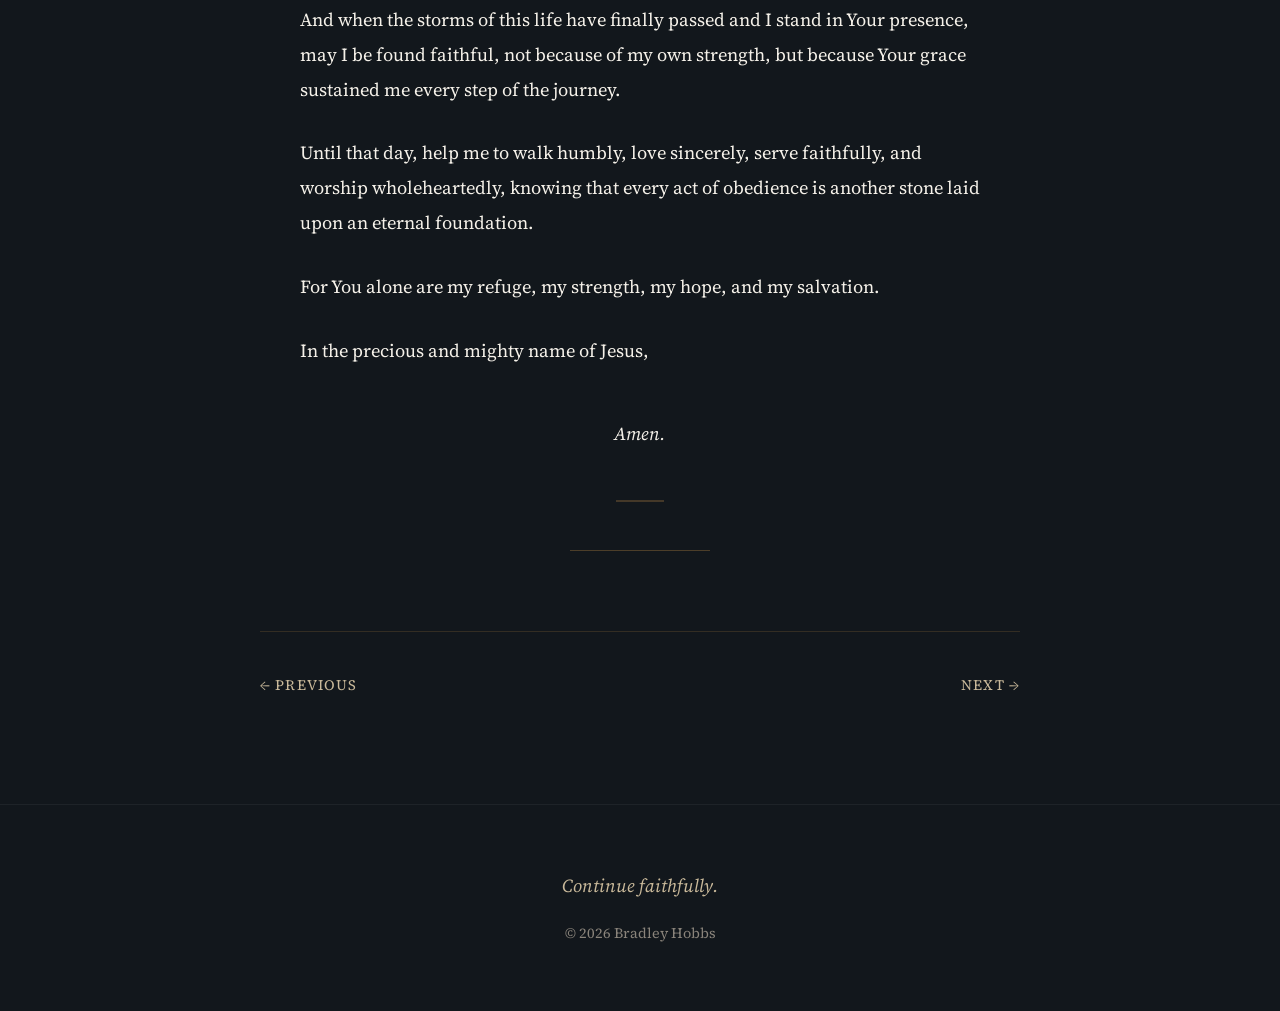
<file: prayer-closing.html>
<!DOCTYPE html>

<html lang="en">

<head>

<meta charset="UTF-8">

<meta name="viewport" content="width=device-width, initial-scale=1.0">

<title>Closing Prayer | A Foundation Before the Shout</title>

<link rel="preconnect" href="https://fonts.googleapis.com">

<link rel="preconnect" href="https://fonts.gstatic.com" crossorigin>

<link href="https://fonts.googleapis.com/css2?family=Bebas+Neue&family=Source+Serif+4:wght@400;600&display=swap" rel="stylesheet">

<link rel="stylesheet" href="styles.css">

<meta
name="description"
content="Closing Prayer from A Foundation Before the Shout by Bradley Hobbs.">

</head>

<body>

<header class="page-header">

<nav>

<a href="index.html">Home</a>

<a href="contents.html">Contents</a>

</nav>

</header>

<main class="reading-page">

<div class="progress">

● ● ● ● ● ● ● ● ● ●

</div>

<h1>

Closing Prayer

</h1>

<div class="page-divider"></div>

<section class="book-content prayer">

<p>

Heavenly Father,

</p>

<p>

Thank You for walking with me through these pages and for reminding me that true strength is found in You alone. Thank You for every lesson that calls me deeper, every truth that corrects my heart, and every promise that anchors my soul when life becomes uncertain.

</p>

<p>

Help me never to build my life upon passing emotions, temporary success, or the approval of others. Teach me to build upon Jesus Christ, the sure and unchanging Rock that no storm can move and no circumstance can shake.

</p>

<p>

When worship is joyful, let my praise be sincere. When life is quiet, let my faith remain steadfast. When disappointment comes, give me courage to trust You. When fear whispers that I am alone, remind me that You have promised never to leave me nor forsake me.

</p>

<p>

Strengthen my prayer life until it becomes as natural as breathing. Fill my heart with a hunger for Your Word and a desire to obey it with humility and joy. Let my private walk with You become the foundation for every public expression of worship.

</p>

<p>

Make me a source of encouragement for the weary, hope for the discouraged, and peace for those who are overwhelmed by the storms of life. Help me to see people through Your eyes and to love them with the same mercy and compassion You have shown to me.

</p>

<p>

Build within me a faith that remains when the music stops, when the sanctuary grows quiet, and when ordinary life demands ordinary faithfulness. Let every day become another opportunity to trust You more deeply and to reflect Your character more clearly.

</p>

<p>

May my home be established upon Your truth, my family be guided by Your wisdom, my words be filled with grace, and my life become a testimony that Jesus is enough in every season.

</p>

<p>

And when the storms of this life have finally passed and I stand in Your presence, may I be found faithful, not because of my own strength, but because Your grace sustained me every step of the journey.

</p>

<p>

Until that day, help me to walk humbly, love sincerely, serve faithfully, and worship wholeheartedly, knowing that every act of obedience is another stone laid upon an eternal foundation.

</p>

<p>

For You alone are my refuge, my strength, my hope, and my salvation.

</p>

<p>

In the precious and mighty name of Jesus,

</p>

<p>

Amen.

</p>

</section>

<div class="page-divider"></div>

<nav class="page-navigation">

<a href="closing.html">

&larr; Previous

</a>

<a href="author.html">

Next &rarr;

</a>

</nav>

</main>

<footer>

<p>

Continue faithfully.

</p>

<p>

&copy; 2026 Bradley Hobbs

</p>

</footer>

</body>

</html>
</file>
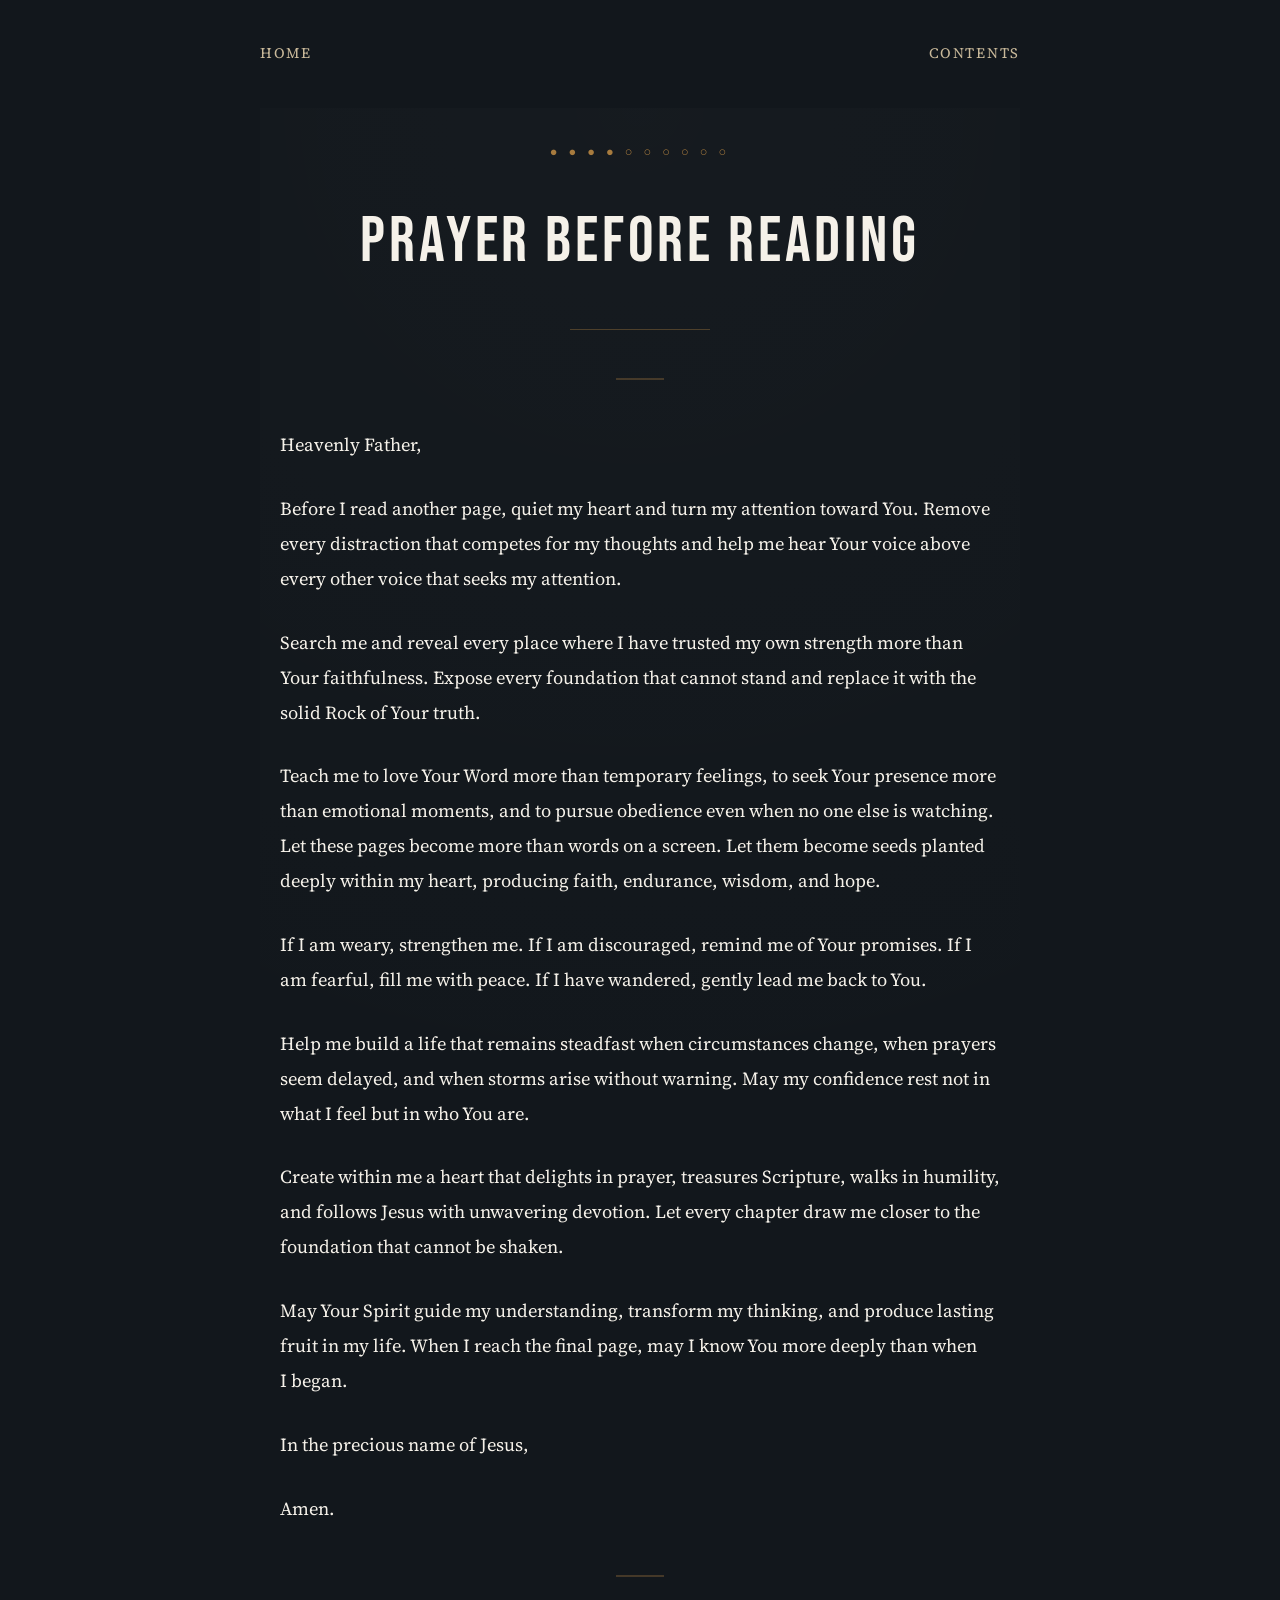
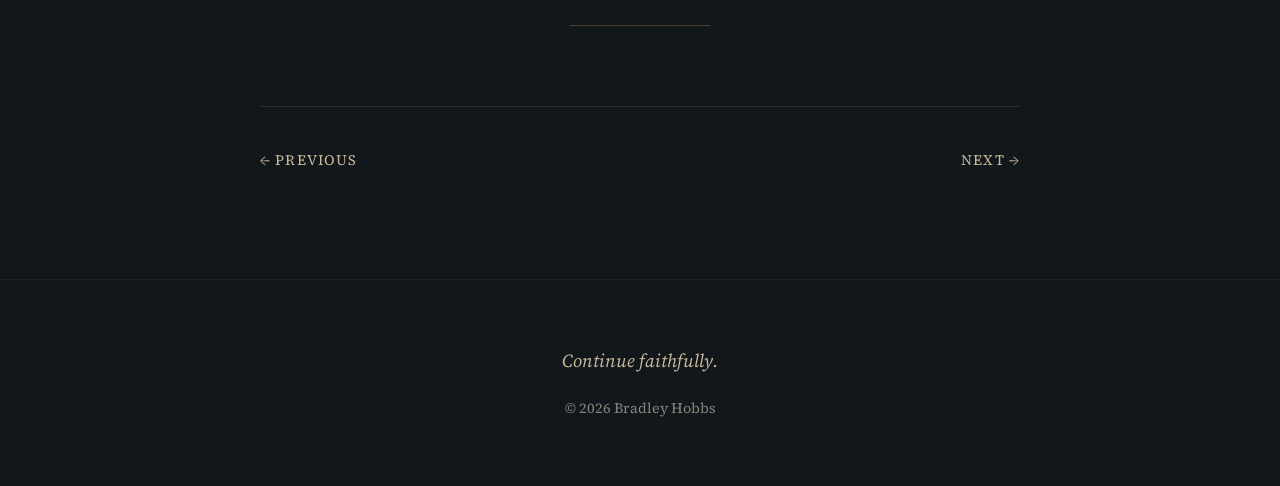
<file: prayer-introduction.html>
<!DOCTYPE html>
<html lang="en">
<head>
<meta charset="UTF-8">
<meta name="viewport" content="width=device-width, initial-scale=1.0">
<title>Prayer Before Reading | A Foundation Before the Shout</title>
<link rel="preconnect" href="https://fonts.googleapis.com">
<link rel="preconnect" href="https://fonts.gstatic.com" crossorigin>
<link href="https://fonts.googleapis.com/css2?family=Bebas+Neue&family=Source+Serif+4:wght@400;600&display=swap" rel="stylesheet">
<link rel="stylesheet" href="styles.css">
<meta
name="description"
content="Prayer Before Reading from A Foundation Before the Shout by Bradley Hobbs.">
</head>
<body>
<header class="page-header">
<nav>
<a href="index.html">Home</a>
<a href="contents.html">Contents</a>
</nav>
</header>
<main class="reading-page">
<div class="progress">
● ● ● ● ○ ○ ○ ○ ○ ○
</div>
<h1>
Prayer Before Reading
</h1>
<div class="page-divider"></div>
<section class="book-content">
<p>
Heavenly Father,
</p>
<p>
Before I read another page, quiet my heart and turn my attention toward You. Remove every distraction that competes for my thoughts and help me hear Your voice above every other voice that seeks my attention.
</p>
<p>
Search me and reveal every place where I have trusted my own strength more than Your faithfulness. Expose every foundation that cannot stand and replace it with the solid Rock of Your truth.
</p>
<p>
Teach me to love Your Word more than temporary feelings, to seek Your presence more than emotional moments, and to pursue obedience even when no one else is watching. Let these pages become more than words on a screen. Let them become seeds planted deeply within my heart, producing faith, endurance, wisdom, and hope.
</p>
<p>
If I am weary, strengthen me. If I am discouraged, remind me of Your promises. If I am fearful, fill me with peace. If I have wandered, gently lead me back to You.
</p>
<p>
Help me build a life that remains steadfast when circumstances change, when prayers seem delayed, and when storms arise without warning. May my confidence rest not in what I feel but in who You are.
</p>
<p>
Create within me a heart that delights in prayer, treasures Scripture, walks in humility, and follows Jesus with unwavering devotion. Let every chapter draw me closer to the foundation that cannot be shaken.
</p>
<p>
May Your Spirit guide my understanding, transform my thinking, and produce lasting fruit in my life. When I reach the final page, may I know You more deeply than when I began.
</p>
<p>
In the precious name of Jesus,
</p>
<p>
Amen.
</p>
</section>
<div class="page-divider"></div>
<nav class="page-navigation">
<a href="introduction.html">
&larr; Previous
</a>
<a href="chapter1.html">
Next &rarr;
</a>
</nav>
</main>
<footer>
<p>
Continue faithfully.
</p>
<p>
&copy; 2026 Bradley Hobbs
</p>
</footer>
</body>
</html>
</file>
<file: styles.css>
/*
================================================

A FOUNDATION BEFORE THE SHOUT

Global Stylesheet

Author: Bradley Hobbs

Version: 1.0

================================================
*/

/* ==========================================
   ROOT
========================================== */

:root {

    --background: #12171C;

    --surface: #1B2026;

    --text: #F5F1E9;

    --muted: #C9B99A;

    --accent: #B78642;

    --border: rgba(183, 134, 66, .20);

    --footer: #8A847B;

    --page-width: 760px;

    --hero-width: 1600px;

    --transition: .30s ease;

    --radius: 8px;

}

/* ==========================================
   RESET
========================================== */

*,
*::before,
*::after {

    margin: 0;

    padding: 0;

    box-sizing: border-box;

}

html {

    scroll-behavior: smooth;

    -webkit-text-size-adjust: 100%;

}

body {

    min-height: 100vh;

}

/* ==========================================
   BASE TYPOGRAPHY
========================================== */

body {

    background: var(--background);

    color: var(--text);

    font-family: "Source Serif 4", serif;

    font-size: clamp(1rem, .95rem + .25vw, 1.15rem);

    line-height: 1.9;

    font-weight: 400;

    text-rendering: optimizeLegibility;

    -webkit-font-smoothing: antialiased;

    -moz-osx-font-smoothing: grayscale;

}

/* ==========================================
   HEADINGS
========================================== */

h1,
h2,
h3,
h4,
h5,
h6 {

    font-family: "Bebas Neue", sans-serif;

    font-weight: 400;

    letter-spacing: .06em;

    line-height: 1.2;

}

h1 {

    font-size: clamp(2.6rem, 5vw, 4rem);

}

h2 {

    font-size: clamp(1.8rem, 3vw, 2.4rem);

}

h3 {

    font-size: clamp(1.5rem, 2vw, 1.8rem);

}

/* ==========================================
   PARAGRAPHS
========================================== */

p {

    margin-bottom: 1.75rem;

    color: var(--text);

}

strong {

    font-weight: 600;

}

/* ==========================================
   IMAGES
========================================== */

img {

    display: block;

    max-width: 100%;

    height: auto;

}

/* ==========================================
   HERO BANNER
========================================== */

header {

    width: 100%;

    overflow: hidden;

}

.hero-banner {

    display: block;

    width: 100%;

    max-width: var(--hero-width);

    height: auto;

    margin: 0 auto;

}

/* ==========================================
   LINKS
========================================== */

a {

    color: inherit;

    text-decoration: none;

    transition: var(--transition);

}

a:hover {

    color: var(--accent);

}

a:focus-visible {

    outline: 2px solid var(--accent);

    outline-offset: 4px;

}

/* ==========================================
   BUTTONS
========================================== */

.open-button {

    display: inline-block;

    padding: 1rem 3rem;

    border: 1px solid var(--accent);

    border-radius: var(--radius);

    background: transparent;

    color: var(--text);

    font-size: .95rem;

    letter-spacing: .12em;

    text-transform: uppercase;

    transition: var(--transition);

}

.open-button:hover {

    background: var(--accent);

    color: var(--background);

}

.open-button:focus-visible {

    outline: 2px solid var(--accent);

    outline-offset: 4px;

}

/* ==========================================
   GLOBAL CONTAINERS
========================================== */

main,

.reading-page,

.contents-container {

    width: min(92%, var(--page-width));

    margin: 0 auto;

}

/* ==========================================
   LANDING PAGE
========================================== */

.landing {

    display: flex;

    flex-direction: column;

    justify-content: center;

    align-items: center;

    text-align: center;

    padding: 5rem 0 6rem;

}

.welcome {

    max-width: 700px;

    margin-bottom: 3rem;

}

.welcome .intro {

    color: var(--muted);

    font-size: clamp(1.2rem, 2vw, 1.5rem);

    margin-bottom: 2rem;

}

.welcome p {

    max-width: 650px;

    margin-left: auto;

    margin-right: auto;

}

/* ==========================================
   ANNOUNCEMENT
========================================== */
.announcement {
    max-width: 700px;
    margin: 4rem auto 0;
    text-align: center;
}
.announcement p {
    max-width: 620px;
    margin: 0 auto 1.5rem;
}
.announcement strong {
    color: var(--text);
}
.book-cover {
    display: block;
    width: min(100%, 280px);
    height: auto;
    margin: 0 auto 2rem;
    border-radius: var(--radius);
    box-shadow:
        0 10px 30px rgba(0,0,0,.25);
    transition: var(--transition);
}
.book-cover:hover {
    transform: translateY(-4px);
}
.donate-links {
    display: flex;
    justify-content: center;
    align-items: center;
    gap: 1rem;
    flex-wrap: wrap;
    margin: 2rem 0;
}
.donate-links .open-button {
    min-width: 170px;
}

/* ==========================================
   SPACING UTILITIES
========================================== */

.section {

    padding: 4rem 0;

}

.center {

    text-align: center;

}

.text-muted {

    color: var(--muted);

}


/* ==========================================
   HEADER
========================================== */

.page-header {

    width: 100%;

    padding: 2rem 1.5rem;

}

.page-header nav {

    width: min(92%, var(--page-width));

    margin: 0 auto;

    display: flex;

    justify-content: space-between;

    align-items: center;

    gap: 1rem;

}

.page-header nav a {

    color: var(--muted);

    font-size: .9rem;

    text-transform: uppercase;

    letter-spacing: .12em;

    transition: var(--transition);

}

.page-header nav a:hover {

    color: var(--text);

}

/* ==========================================
   CONTENTS PAGE
========================================== */

.contents-container {

    padding: 3rem 0 6rem;

}

.contents-container h1 {

    text-align: center;

    margin-bottom: 1rem;

}

.contents-intro {

    max-width: 500px;

    margin: 0 auto 4rem;

    text-align: center;

    color: var(--muted);

    font-style: italic;

    line-height: 2;

}

/* ==========================================
   CONTENT GROUPS
========================================== */

.contents-section {

    margin-bottom: 4rem;

}

.contents-section h2 {

    color: var(--text);

    margin-bottom: 1.5rem;

    letter-spacing: .08em;

    border-bottom: 1px solid var(--border);

    padding-bottom: .75rem;

}

/* ==========================================
   CONTENT LINKS
========================================== */

.contents-card {

    display: flex;

    justify-content: space-between;

    align-items: center;

    gap: 1rem;

    padding: 1rem 0;

    color: var(--muted);

    border-bottom: 1px solid rgba(255,255,255,.04);

    transition: var(--transition);

}

.contents-card:hover {

    color: var(--text);

    padding-left: .75rem;

}

.contents-card span:first-child {

    flex: 1;

}

.contents-card span:last-child {

    color: var(--accent);

    font-size: 1.1rem;

    transition: var(--transition);

}

.contents-card:hover span:last-child {

    transform: translateX(6px);

}

/* ==========================================
   PROGRESS INDICATOR
========================================== */

.progress {

    display: flex;

    justify-content: center;

    align-items: center;

    gap: .5rem;

    margin: 0 auto 2.5rem;

    color: var(--accent);

    font-size: .8rem;

    letter-spacing: .25rem;

    opacity: .9;

}

/* ==========================================
   DIVIDERS
========================================== */

.page-divider {

    width: 140px;

    height: 1px;

    background: var(--accent);

    opacity: .35;

    margin: 3rem auto;

}

/* ==========================================
   DECORATIVE SEPARATOR
========================================== */

.separator {

    display: flex;

    justify-content: center;

    align-items: center;

    margin: 3rem auto;

    color: var(--accent);

    opacity: .5;

    letter-spacing: .4rem;

    font-size: .85rem;

}

/* ==========================================
   SIMPLE LIST SUPPORT
========================================== */

.contents-list {

    list-style: none;

    margin: 0;

    padding: 0;

}

.contents-list li {

    margin: 0;

    padding: 0;

}

/* ==========================================
   SUBTLE HOVER EFFECTS
========================================== */

.contents-card:hover,

.page-header nav a:hover {

    transition: .25s ease;

}

/* ==========================================
   TABLET
========================================== */

@media (max-width: 768px) {

    .page-header {

        padding: 1.5rem;

    }

    .contents-container {

        padding-top: 2rem;

    }

    .contents-section {

        margin-bottom: 3rem;

    }

}

/* ==========================================
   SMALL MOBILE
========================================== */

@media (max-width: 480px) {

    .contents-card {

        padding: .9rem 0;

    }

    .contents-intro {

        margin-bottom: 3rem;

    }

    .page-header nav {

        font-size: .85rem;

    }

}


/* ==========================================
   READING PAGES
========================================== */

.reading-page {

    width: min(92%, var(--page-width));

    margin: 0 auto;

    padding: 2rem 0 6rem;

}

/* ==========================================
   CHAPTER TITLES
========================================== */

.reading-page h1 {

    text-align: center;

    margin-bottom: .5rem;

    color: var(--text);

}

.chapter-subtitle {

    text-align: center;

    color: var(--muted);

    font-style: italic;

    font-size: clamp(1rem, 2vw, 1.3rem);

    margin-bottom: 2.5rem;

}

/* ==========================================
   BOOK CONTENT
========================================== */

.book-content {

    max-width: 720px;

    margin: 0 auto;

}

.book-content p {

    margin-bottom: 1.8rem;

    text-align: left;

    text-wrap: pretty;

    hyphens: auto;

}

.book-content strong {

    color: var(--text);

    font-weight: 600;

}

/* ==========================================
   READING RHYTHM
========================================== */

.book-content p:last-child {

    margin-bottom: 0;

}

.book-content blockquote {

    margin: 2.5rem 0;

    padding-left: 1.5rem;

    border-left: 2px solid var(--accent);

    color: var(--muted);

    font-style: italic;

}

/* ==========================================
   DEDICATION PAGE
========================================== */

.dedication {

    max-width: 620px;

    margin: 0 auto;

    text-align: center;

}

.dedication p {

    margin-bottom: 2rem;

}

/* ==========================================
   PRAYER PAGES
========================================== */

.prayer {

    max-width: 680px;

    margin: 0 auto;

}

.prayer p:first-child {

    font-weight: 600;

    color: var(--muted);

}

.prayer p:last-child {

    text-align: center;

    margin-top: 3rem;

    font-style: italic;

}

/* ==========================================
   INTRODUCTION
========================================== */

.introduction {

    max-width: 720px;

    margin: 0 auto;

}

/* ==========================================
   AUTHOR PAGE
========================================== */

.author {

    max-width: 700px;

    margin: 0 auto;

    text-align: center;

}

.author-image {

    width: 180px;

    height: 180px;

    border-radius: 50%;

    margin: 0 auto 2rem;

    border: 2px solid var(--border);

    object-fit: cover;

}

.author h2 {

    margin-bottom: 1rem;

}

.author p {

    max-width: 650px;

    margin-left: auto;

    margin-right: auto;

}

/* ==========================================
   PAGE NAVIGATION
========================================== */

.page-navigation {

    display: flex;

    justify-content: space-between;

    align-items: center;

    gap: 1rem;

    margin-top: 5rem;

    padding-top: 2rem;

    border-top: 1px solid var(--border);

}

.page-navigation a {

    color: var(--muted);

    text-transform: uppercase;

    letter-spacing: .08em;

    font-size: .9rem;

}

.page-navigation a:hover {

    color: var(--text);

}

/* ==========================================
   FOOTER
========================================== */

footer {

    width: 100%;

    text-align: center;

    padding: 4rem 2rem;

    border-top: 1px solid rgba(255,255,255,.05);

}

footer p:first-child {

    color: var(--muted);

    font-style: italic;

    margin-bottom: 1rem;

}

footer p:last-child {

    color: var(--footer);

    font-size: .9rem;

    margin-bottom: 0;

}

/* ==========================================
   TEXT SELECTION
========================================== */

::selection {

    background: var(--accent);

    color: var(--background);

}

/* ==========================================
   SCROLLBAR
========================================== */

::-webkit-scrollbar {

    width: 10px;

}

::-webkit-scrollbar-track {

    background: var(--background);

}

::-webkit-scrollbar-thumb {

    background: rgba(183,134,66,.35);

    border-radius: 10px;

}

::-webkit-scrollbar-thumb:hover {

    background: rgba(183,134,66,.60);

}

/* ==========================================
   FADE IN
========================================== */

.reading-page,
.contents-container,
.landing {

    animation: fadeIn .6s ease;

}

@keyframes fadeIn {

    from {

        opacity: 0;

        transform: translateY(12px);

    }

    to {

        opacity: 1;

        transform: translateY(0);

    }

}

/* ==========================================
   TABLET
========================================== */

@media (max-width: 768px) {

    .book-content {

        max-width: 100%;

    }

    .page-navigation {

        flex-direction: column;

        text-align: center;

        gap: 1.5rem;

    }

    .author-image {

        width: 150px;

        height: 150px;

    }

}

/* ==========================================
   MOBILE
========================================== */

@media (max-width: 480px) {

    .reading-page {

        padding-top: 1rem;

        padding-bottom: 4rem;

    }

    .chapter-subtitle {

        margin-bottom: 2rem;

    }

    .book-content p {

        margin-bottom: 1.5rem;

    }
    
        .announcement {
        margin-top: 3rem;
    }
    .book-cover {
        width: min(100%, 220px);
    }
    .donate-links {
        flex-direction: column;
        gap: 1rem;
    }
    .donate-links .open-button {
        width: 100%;
        max-width: 260px;
    }

}

/* ==========================================
   ACCESSIBILITY
========================================== */

:focus-visible {

    outline: 2px solid var(--accent);

    outline-offset: 4px;

}

html:focus-within {

    scroll-behavior: smooth;

}

button,
a {

    min-height: 44px;

    display: inline-flex;

    align-items: center;

}

/* ==========================================
   REDUCED MOTION
========================================== */

@media (prefers-reduced-motion: reduce) {

    * {

        animation: none !important;

        transition: none !important;

        scroll-behavior: auto !important;

    }

}

/* ==========================================
   PRINT
========================================== */

@media print {

    body {

        background: #ffffff;

        color: #000000;

        font-size: 12pt;

        line-height: 1.6;

    }

    header,
    footer,
    .page-navigation,
    .progress {

        display: none;

    }

    .reading-page,
    .book-content {

        width: 100%;

        max-width: 100%;

        margin: 0;

        padding: 0;

    }

    a {

        color: #000000;

        text-decoration: none;

    }

}

/* ==========================================
   LARGE DESKTOPS
========================================== */

@media (min-width: 1400px) {

    :root {

        --page-width: 820px;

    }

}

/* ==========================================
   ULTRAWIDE DISPLAYS
========================================== */

@media (min-width: 1800px) {

    :root {

        --page-width: 860px;

    }

}

/* ==========================================
   LANDSCAPE PHONES
========================================== */

@media (max-height: 500px) and (orientation: landscape) {

    .landing {

        padding: 3rem 0;

    }

}

/* ==========================================
   LISTS
========================================== */

ul,
ol {

    margin: 0 0 2rem 1.5rem;

}

li {

    margin-bottom: .75rem;

}

/* ==========================================
   TABLES
========================================== */

table {

    width: 100%;

    border-collapse: collapse;

    margin: 2rem 0;

}

th,
td {

    padding: 1rem;

    border-bottom: 1px solid var(--border);

    text-align: left;

}

th {

    color: var(--muted);

}

/* ==========================================
   CODE
========================================== */

code {

    background: rgba(255,255,255,.05);

    padding: .15rem .4rem;

    border-radius: 4px;

    font-size: .95em;

}

pre {

    overflow-x: auto;

}

/* ==========================================
   HR
========================================== */

hr {

    border: 0;

    height: 1px;

    background: var(--border);

    margin: 3rem auto;

}

/* ==========================================
   UTILITY CLASSES
========================================== */

.text-center {

    text-align: center;

}

.text-left {

    text-align: left;

}

.text-right {

    text-align: right;

}

.mt-1 {

    margin-top: 1rem;

}

.mt-2 {

    margin-top: 2rem;

}

.mt-3 {

    margin-top: 3rem;

}

.mb-1 {

    margin-bottom: 1rem;

}

.mb-2 {

    margin-bottom: 2rem;

}

.mb-3 {

    margin-bottom: 3rem;

}

.hidden {

    display: none;

}

.rounded {

    border-radius: var(--radius);

}

/* ==========================================
   BOOK LAYOUT ENHANCEMENTS
========================================== */

.book-content {

    position: relative;

}

.book-content::before {

    content: "";

    display: block;

    width: 48px;

    height: 2px;

    background: var(--accent);

    opacity: .30;

    margin: 0 auto 3rem;

}

.book-content::after {

    content: "";

    display: block;

    width: 48px;

    height: 2px;

    background: var(--accent);

    opacity: .30;

    margin: 3rem auto 0;

}

/* ==========================================
   SUBTLE PAGE EFFECT
========================================== */

.reading-page {

    position: relative;

}

.reading-page::before {

    content: "";

    position: absolute;

    inset: 0;

    pointer-events: none;

    background:

    radial-gradient(circle at top,
    rgba(255,255,255,.015),
    transparent 60%);

}

/* ==========================================
   FOOTER LINKS
========================================== */

footer a {

    color: var(--muted);

}

footer a:hover {

    color: var(--text);

}

/* ==========================================
   HERO ENHANCEMENT
========================================== */

.hero-banner {

    box-shadow:

    0 8px 40px rgba(0,0,0,.25);

}

/* ==========================================
   IMAGE SUPPORT
========================================== */

figure {

    margin: 3rem 0;

}

figcaption {

    margin-top: 1rem;

    text-align: center;

    color: var(--muted);

    font-size: .9rem;

}

/* ==========================================
   FINAL POLISH
========================================== */

body {

    overflow-x: hidden;

}

::selection {

    background: var(--accent);

    color: var(--background);

}

html {

    background: var(--background);

}
</file>
